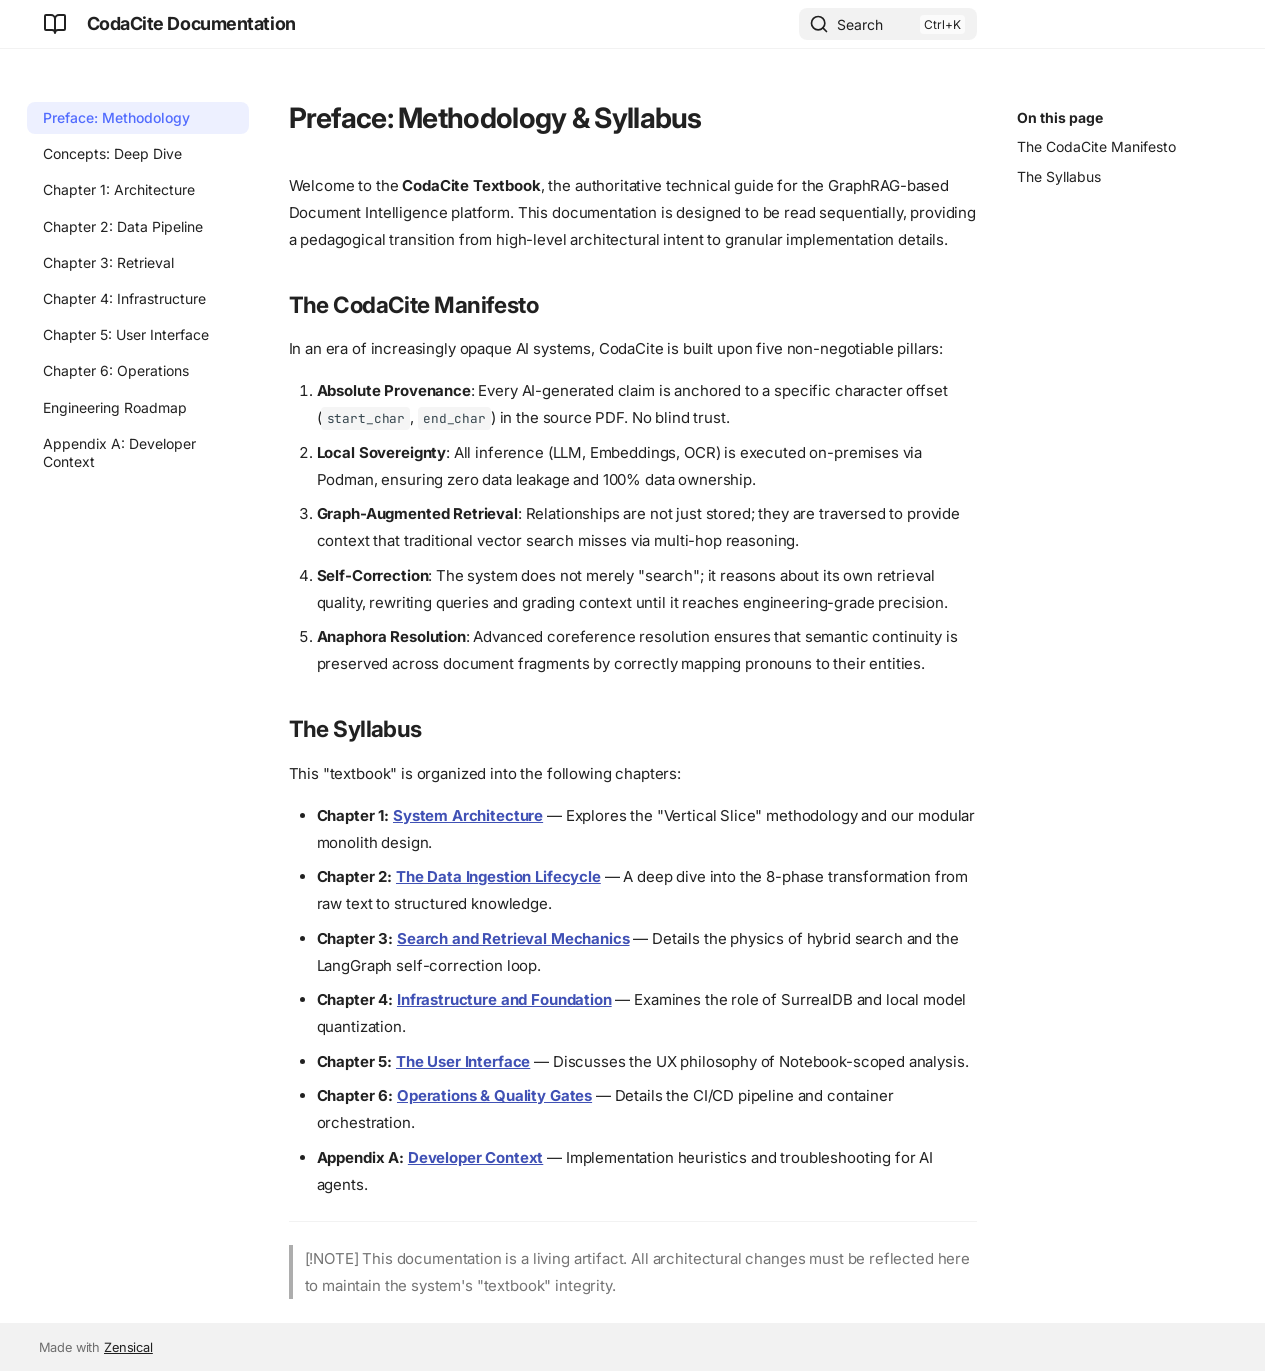
<file: index.html>
<!doctype html>
<html lang="en" class="no-js">
  <head>
    
      <meta charset="utf-8">
      <meta name="viewport" content="width=device-width,initial-scale=1">
      
        <meta name="description" content="GraphRAG-based Document Intelligence and Workflow Automation">
      
      
      
      
      
        <link rel="next" href="./concepts/">
      
      
        
      
      
      <link rel="icon" href="./assets/images/favicon.png">
      <meta name="generator" content="zensical-0.0.34">
    
    
      
        <title>Preface: Methodology & Syllabus - CodaCite Documentation</title>
      
    
    
      
        
      
      <link rel="stylesheet" href="./assets/stylesheets/modern/main.53a7feaf.min.css">
      
      


    
    
      
    
    
      
        
        
        <link rel="preconnect" href="https://fonts.gstatic.com" crossorigin>
        <link rel="stylesheet" href="https://fonts.googleapis.com/css?family=Inter:300,300i,400,400i,500,500i,700,700i%7CJetBrains+Mono:400,400i,700,700i&amp;display=fallback">
        <style>:root{--md-text-font:"Inter";--md-code-font:"JetBrains Mono"}</style>
      
    
    
    <script>__md_scope=new URL(".",location),__md_hash=e=>[...e].reduce(((e,t)=>(e<<5)-e+t.charCodeAt(0)),0),__md_get=(e,t=localStorage,a=__md_scope)=>JSON.parse(t.getItem(a.pathname+"."+e)),__md_set=(e,t,a=localStorage,_=__md_scope)=>{try{a.setItem(_.pathname+"."+e,JSON.stringify(t))}catch(e){}},document.documentElement.setAttribute("data-platform",navigator.platform)</script>
    
      

    
    
  </head>
  
  
    <body dir="ltr">
  
    
    <input class="md-toggle" data-md-toggle="drawer" type="checkbox" id="__drawer" autocomplete="off">
    <input class="md-toggle" data-md-toggle="search" type="checkbox" id="__search" autocomplete="off">
    <label class="md-overlay" for="__drawer" aria-label="Navigation"></label>
    <div data-md-component="skip">
      
        
        <a href="#preface-methodology-syllabus" class="md-skip">
          Skip to content
        </a>
      
    </div>
    <div data-md-component="announce">
      
    </div>
    
    
      

  

<header class="md-header md-header--shadow" data-md-component="header">
  <nav class="md-header__inner md-grid" aria-label="Header">
    <a href="" title="CodaCite Documentation" class="md-header__button md-logo" aria-label="CodaCite Documentation" data-md-component="logo">
      
  
  <svg xmlns="http://www.w3.org/2000/svg" fill="none" stroke="currentColor" stroke-linecap="round" stroke-linejoin="round" stroke-width="2" class="lucide lucide-book-open" viewBox="0 0 24 24"><path d="M12 7v14M3 18a1 1 0 0 1-1-1V4a1 1 0 0 1 1-1h5a4 4 0 0 1 4 4 4 4 0 0 1 4-4h5a1 1 0 0 1 1 1v13a1 1 0 0 1-1 1h-6a3 3 0 0 0-3 3 3 3 0 0 0-3-3z"/></svg>

    </a>
    <label class="md-header__button md-icon" for="__drawer" aria-label="Navigation">
      
      <svg xmlns="http://www.w3.org/2000/svg" fill="none" stroke="currentColor" stroke-linecap="round" stroke-linejoin="round" stroke-width="2" class="lucide lucide-menu" viewBox="0 0 24 24"><path d="M4 5h16M4 12h16M4 19h16"/></svg>
    </label>
    <div class="md-header__title" data-md-component="header-title">
      <div class="md-header__ellipsis">
        <div class="md-header__topic">
          <span class="md-ellipsis">
            CodaCite Documentation
          </span>
        </div>
        <div class="md-header__topic" data-md-component="header-topic">
          <span class="md-ellipsis">
            
              Preface: Methodology &amp; Syllabus
            
          </span>
        </div>
      </div>
    </div>
    
    
      <script>var palette=__md_get("__palette");if(palette&&palette.color){if("(prefers-color-scheme)"===palette.color.media){var media=matchMedia("(prefers-color-scheme: light)"),input=document.querySelector(media.matches?"[data-md-color-media='(prefers-color-scheme: light)']":"[data-md-color-media='(prefers-color-scheme: dark)']");palette.color.media=input.getAttribute("data-md-color-media"),palette.color.scheme=input.getAttribute("data-md-color-scheme"),palette.color.primary=input.getAttribute("data-md-color-primary"),palette.color.accent=input.getAttribute("data-md-color-accent")}for(var[key,value]of Object.entries(palette.color))document.body.setAttribute("data-md-color-"+key,value)}</script>
    
    
    
      
      
        <label class="md-header__button md-icon" for="__search" aria-label="Search">
          
          <svg xmlns="http://www.w3.org/2000/svg" fill="none" stroke="currentColor" stroke-linecap="round" stroke-linejoin="round" stroke-width="2" class="lucide lucide-search" viewBox="0 0 24 24"><path d="m21 21-4.34-4.34"/><circle cx="11" cy="11" r="8"/></svg>
        </label>
        <div class="md-search" data-md-component="search" role="dialog" aria-label="Search">
  <button type="button" class="md-search__button">
    Search
  </button>
</div>
      
    
    <div class="md-header__source">
      
    </div>
  </nav>
  
</header>
    
    <div class="md-container" data-md-component="container">
      
      
        
          
        
      
      <main class="md-main" data-md-component="main">
        <div class="md-main__inner md-grid">
          
            
              
              <div class="md-sidebar md-sidebar--primary" data-md-component="sidebar" data-md-type="navigation" >
                <div class="md-sidebar__scrollwrap">
                  <div class="md-sidebar__inner">
                    



<nav class="md-nav md-nav--primary" aria-label="Navigation" data-md-level="0">
  <label class="md-nav__title" for="__drawer">
    <a href="" title="CodaCite Documentation" class="md-nav__button md-logo" aria-label="CodaCite Documentation" data-md-component="logo">
      
  
  <svg xmlns="http://www.w3.org/2000/svg" fill="none" stroke="currentColor" stroke-linecap="round" stroke-linejoin="round" stroke-width="2" class="lucide lucide-book-open" viewBox="0 0 24 24"><path d="M12 7v14M3 18a1 1 0 0 1-1-1V4a1 1 0 0 1 1-1h5a4 4 0 0 1 4 4 4 4 0 0 1 4-4h5a1 1 0 0 1 1 1v13a1 1 0 0 1-1 1h-6a3 3 0 0 0-3 3 3 3 0 0 0-3-3z"/></svg>

    </a>
    CodaCite Documentation
  </label>
  
  <ul class="md-nav__list" data-md-scrollfix>
    
      
      
  
  
    
  
  
  
    <li class="md-nav__item md-nav__item--active">
      
      
      
      
        
      
      
        <label class="md-nav__link md-nav__link--active" for="__toc">
          
  
  
  <span class="md-ellipsis">
    
  
    Preface: Methodology
  

    
  </span>
  
  

          <span class="md-nav__icon md-icon"></span>
        </label>
      
      <a href="" class="md-nav__link md-nav__link--active">
        
  
  
  <span class="md-ellipsis">
    
  
    Preface: Methodology
  

    
  </span>
  
  

      </a>
      
        


<nav class="md-nav md-nav--secondary" aria-label="On this page">
  
  
  
    
  
  
    <label class="md-nav__title" for="__toc">
      <span class="md-nav__icon md-icon"></span>
      On this page
    </label>
    <ul class="md-nav__list" data-md-component="toc" data-md-scrollfix>
      
        <li class="md-nav__item">
  <a href="#the-codacite-manifesto" class="md-nav__link">
    <span class="md-ellipsis">
      
        The CodaCite Manifesto
      
    </span>
  </a>
  
</li>
      
        <li class="md-nav__item">
  <a href="#the-syllabus" class="md-nav__link">
    <span class="md-ellipsis">
      
        The Syllabus
      
    </span>
  </a>
  
</li>
      
    </ul>
  
</nav>
      
    </li>
  

    
      
      
  
  
  
  
    <li class="md-nav__item">
      <a href="./concepts/" class="md-nav__link">
        
  
  
  <span class="md-ellipsis">
    
  
    Concepts: Deep Dive
  

    
  </span>
  
  

      </a>
    </li>
  

    
      
      
  
  
  
  
    <li class="md-nav__item">
      <a href="./architecture/" class="md-nav__link">
        
  
  
  <span class="md-ellipsis">
    
  
    Chapter 1: Architecture
  

    
  </span>
  
  

      </a>
    </li>
  

    
      
      
  
  
  
  
    <li class="md-nav__item">
      <a href="./data_pipeline/" class="md-nav__link">
        
  
  
  <span class="md-ellipsis">
    
  
    Chapter 2: Data Pipeline
  

    
  </span>
  
  

      </a>
    </li>
  

    
      
      
  
  
  
  
    <li class="md-nav__item">
      <a href="./retrieval/" class="md-nav__link">
        
  
  
  <span class="md-ellipsis">
    
  
    Chapter 3: Retrieval
  

    
  </span>
  
  

      </a>
    </li>
  

    
      
      
  
  
  
  
    <li class="md-nav__item">
      <a href="./infrastructure/" class="md-nav__link">
        
  
  
  <span class="md-ellipsis">
    
  
    Chapter 4: Infrastructure
  

    
  </span>
  
  

      </a>
    </li>
  

    
      
      
  
  
  
  
    <li class="md-nav__item">
      <a href="./ui/" class="md-nav__link">
        
  
  
  <span class="md-ellipsis">
    
  
    Chapter 5: User Interface
  

    
  </span>
  
  

      </a>
    </li>
  

    
      
      
  
  
  
  
    <li class="md-nav__item">
      <a href="./operations/" class="md-nav__link">
        
  
  
  <span class="md-ellipsis">
    
  
    Chapter 6: Operations
  

    
  </span>
  
  

      </a>
    </li>
  

    
      
      
  
  
  
  
    <li class="md-nav__item">
      <a href="./roadmap/" class="md-nav__link">
        
  
  
  <span class="md-ellipsis">
    
  
    Engineering Roadmap
  

    
  </span>
  
  

      </a>
    </li>
  

    
      
      
  
  
  
  
    <li class="md-nav__item">
      <a href="./agent_context/" class="md-nav__link">
        
  
  
  <span class="md-ellipsis">
    
  
    Appendix A: Developer Context
  

    
  </span>
  
  

      </a>
    </li>
  

    
  </ul>
</nav>
                  </div>
                </div>
              </div>
            
            
              
              <div class="md-sidebar md-sidebar--secondary" data-md-component="sidebar" data-md-type="toc" >
                <div class="md-sidebar__scrollwrap">
                  
                    
                    
                    
                      
                    
                    
                      <input class="md-nav__toggle md-toggle" type="checkbox" id="__toc">
                      <div class="md-sidebar-button__wrapper">
                        <label class="md-sidebar-button" for="__toc"></label>
                      </div>
                    
                  
                  <div class="md-sidebar__inner">
                    


<nav class="md-nav md-nav--secondary" aria-label="On this page">
  
  
  
    
  
  
    <label class="md-nav__title" for="__toc">
      <span class="md-nav__icon md-icon"></span>
      On this page
    </label>
    <ul class="md-nav__list" data-md-component="toc" data-md-scrollfix>
      
        <li class="md-nav__item">
  <a href="#the-codacite-manifesto" class="md-nav__link">
    <span class="md-ellipsis">
      
        The CodaCite Manifesto
      
    </span>
  </a>
  
</li>
      
        <li class="md-nav__item">
  <a href="#the-syllabus" class="md-nav__link">
    <span class="md-ellipsis">
      
        The Syllabus
      
    </span>
  </a>
  
</li>
      
    </ul>
  
</nav>
                  </div>
                </div>
              </div>
            
          
          
            <div class="md-content" data-md-component="content">
              
              <article class="md-content__inner md-typeset">
                
                  

<h1 id="preface-methodology-syllabus">Preface: Methodology &amp; Syllabus<a class="headerlink" href="#preface-methodology-syllabus" title="Permanent link">&para;</a></h1>
<p>Welcome to the <strong>CodaCite Textbook</strong>, the authoritative technical guide for the GraphRAG-based Document Intelligence platform. This documentation is designed to be read sequentially, providing a pedagogical transition from high-level architectural intent to granular implementation details.</p>
<h2 id="the-codacite-manifesto">The CodaCite Manifesto<a class="headerlink" href="#the-codacite-manifesto" title="Permanent link">&para;</a></h2>
<p>In an era of increasingly opaque AI systems, CodaCite is built upon five non-negotiable pillars:</p>
<ol>
<li><strong>Absolute Provenance</strong>: Every AI-generated claim is anchored to a specific character offset (<code>start_char</code>, <code>end_char</code>) in the source PDF. No blind trust.</li>
<li><strong>Local Sovereignty</strong>: All inference (LLM, Embeddings, OCR) is executed on-premises via Podman, ensuring zero data leakage and 100% data ownership.</li>
<li><strong>Graph-Augmented Retrieval</strong>: Relationships are not just stored; they are traversed to provide context that traditional vector search misses via multi-hop reasoning.</li>
<li><strong>Self-Correction</strong>: The system does not merely "search"; it reasons about its own retrieval quality, rewriting queries and grading context until it reaches engineering-grade precision.</li>
<li><strong>Anaphora Resolution</strong>: Advanced coreference resolution ensures that semantic continuity is preserved across document fragments by correctly mapping pronouns to their entities.</li>
</ol>
<h2 id="the-syllabus">The Syllabus<a class="headerlink" href="#the-syllabus" title="Permanent link">&para;</a></h2>
<p>This "textbook" is organized into the following chapters:</p>
<ul>
<li><strong>Chapter 1: <a href="architecture/">System Architecture</a></strong> — Explores the "Vertical Slice" methodology and our modular monolith design.</li>
<li><strong>Chapter 2: <a href="data_pipeline/">The Data Ingestion Lifecycle</a></strong> — A deep dive into the 8-phase transformation from raw text to structured knowledge.</li>
<li><strong>Chapter 3: <a href="retrieval/">Search and Retrieval Mechanics</a></strong> — Details the physics of hybrid search and the LangGraph self-correction loop.</li>
<li><strong>Chapter 4: <a href="infrastructure/">Infrastructure and Foundation</a></strong> — Examines the role of SurrealDB and local model quantization.</li>
<li><strong>Chapter 5: <a href="ui/">The User Interface</a></strong> — Discusses the UX philosophy of Notebook-scoped analysis.</li>
<li><strong>Chapter 6: <a href="operations/">Operations &amp; Quality Gates</a></strong> — Details the CI/CD pipeline and container orchestration.</li>
<li><strong>Appendix A: <a href="agent_context/">Developer Context</a></strong> — Implementation heuristics and troubleshooting for AI agents.</li>
</ul>
<hr />
<blockquote>
<p>[!NOTE]
This documentation is a living artifact. All architectural changes must be reflected here to maintain the system's "textbook" integrity.</p>
</blockquote>














                
              </article>
            </div>
          
          
<script>var target=document.getElementById(location.hash.slice(1));target&&target.name&&(target.checked=target.name.startsWith("__tabbed_"))</script>
        </div>
        
      </main>
      
        <footer class="md-footer">
  
  <div class="md-footer-meta md-typeset">
    <div class="md-footer-meta__inner md-grid">
      <div class="md-copyright">
  
  
    Made with
    <a href="https://zensical.org/" target="_blank" rel="noopener">
      Zensical
    </a>
  
</div>
      
    </div>
  </div>
</footer>
      
    </div>
    <div class="md-dialog" data-md-component="dialog">
      <div class="md-dialog__inner md-typeset"></div>
    </div>
    
    
    
      
      
      <script id="__config" type="application/json">{"annotate":null,"base":".","features":[],"search":"./assets/javascripts/workers/search.e2d2d235.min.js","tags":null,"translations":{"clipboard.copied":"Copied to clipboard","clipboard.copy":"Copy to clipboard","search.result.more.one":"1 more on this page","search.result.more.other":"# more on this page","search.result.none":"No matching documents","search.result.one":"1 matching document","search.result.other":"# matching documents","search.result.placeholder":"Type to start searching","search.result.term.missing":"Missing","select.version":"Select version"},"version":null}</script>
    
    
      <script src="./assets/javascripts/bundle.9f55f5b1.min.js"></script>
      
    
  </body>
</html>
</file>
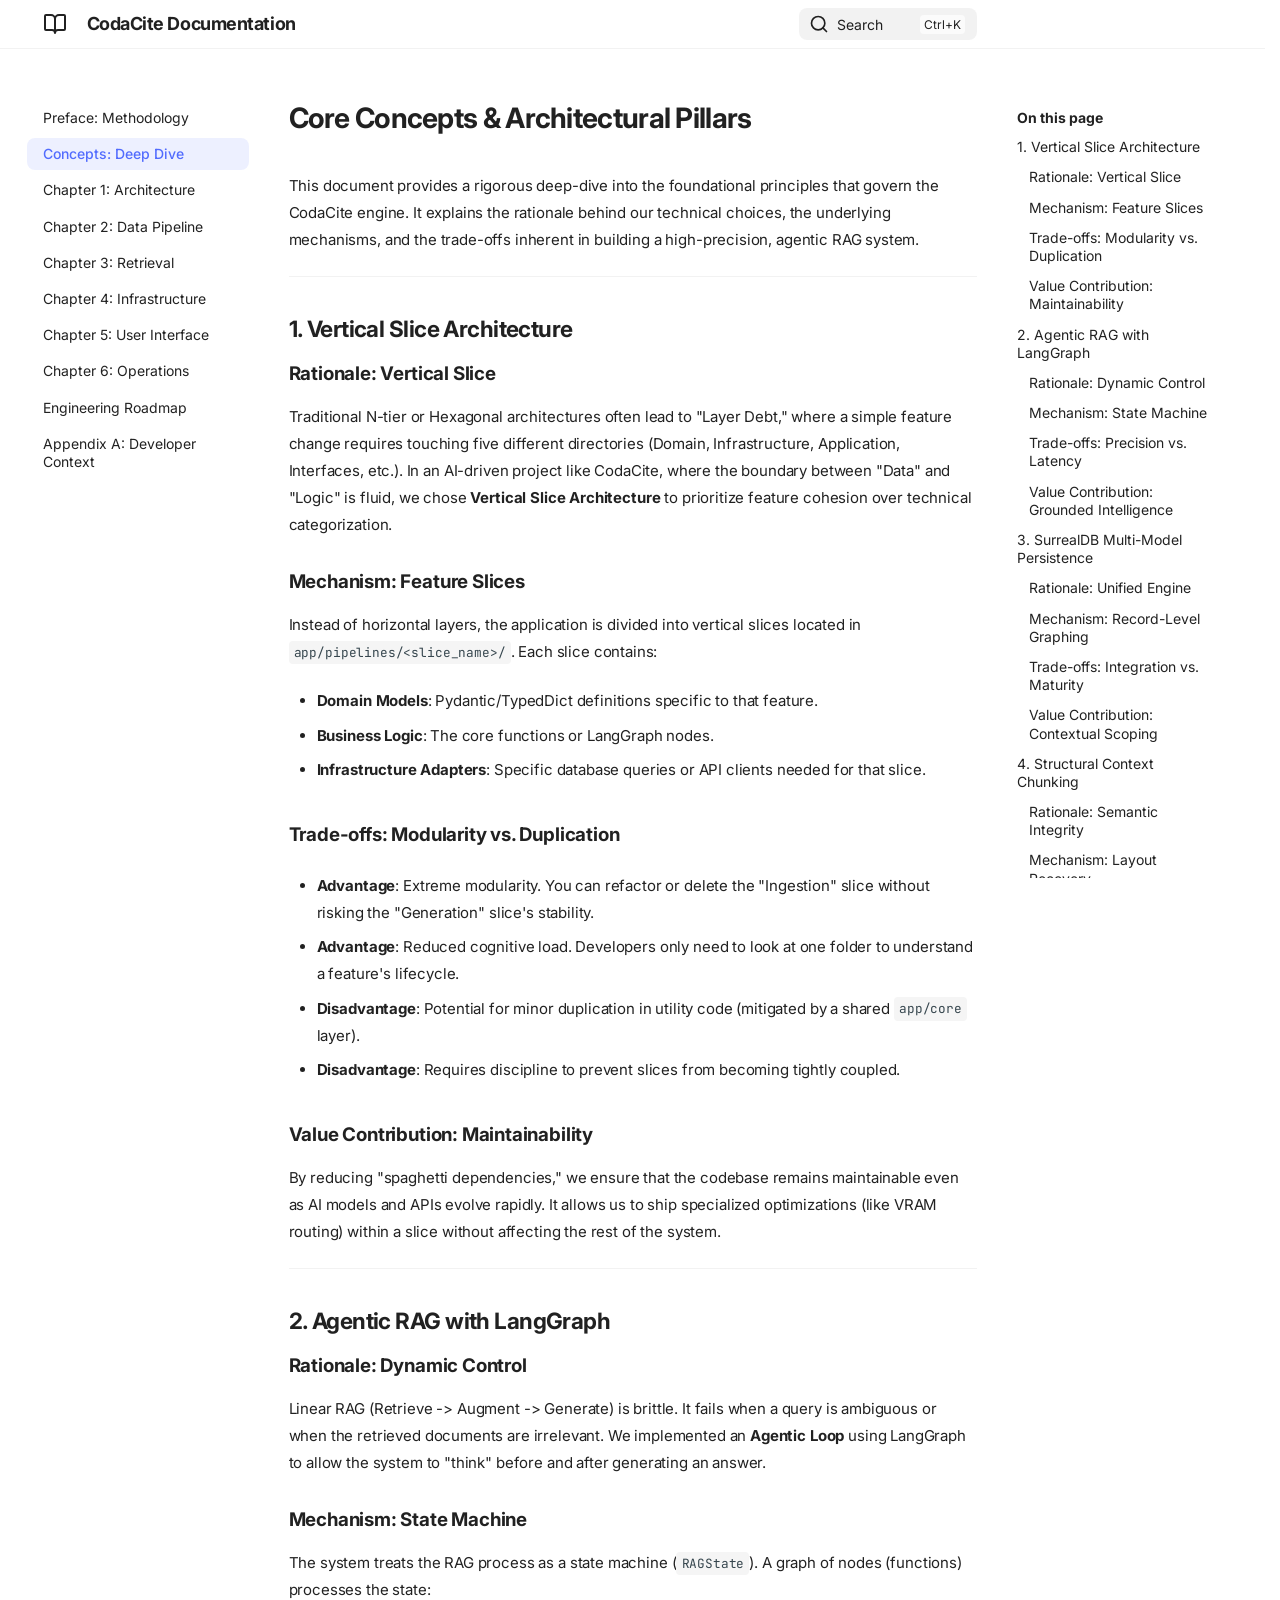
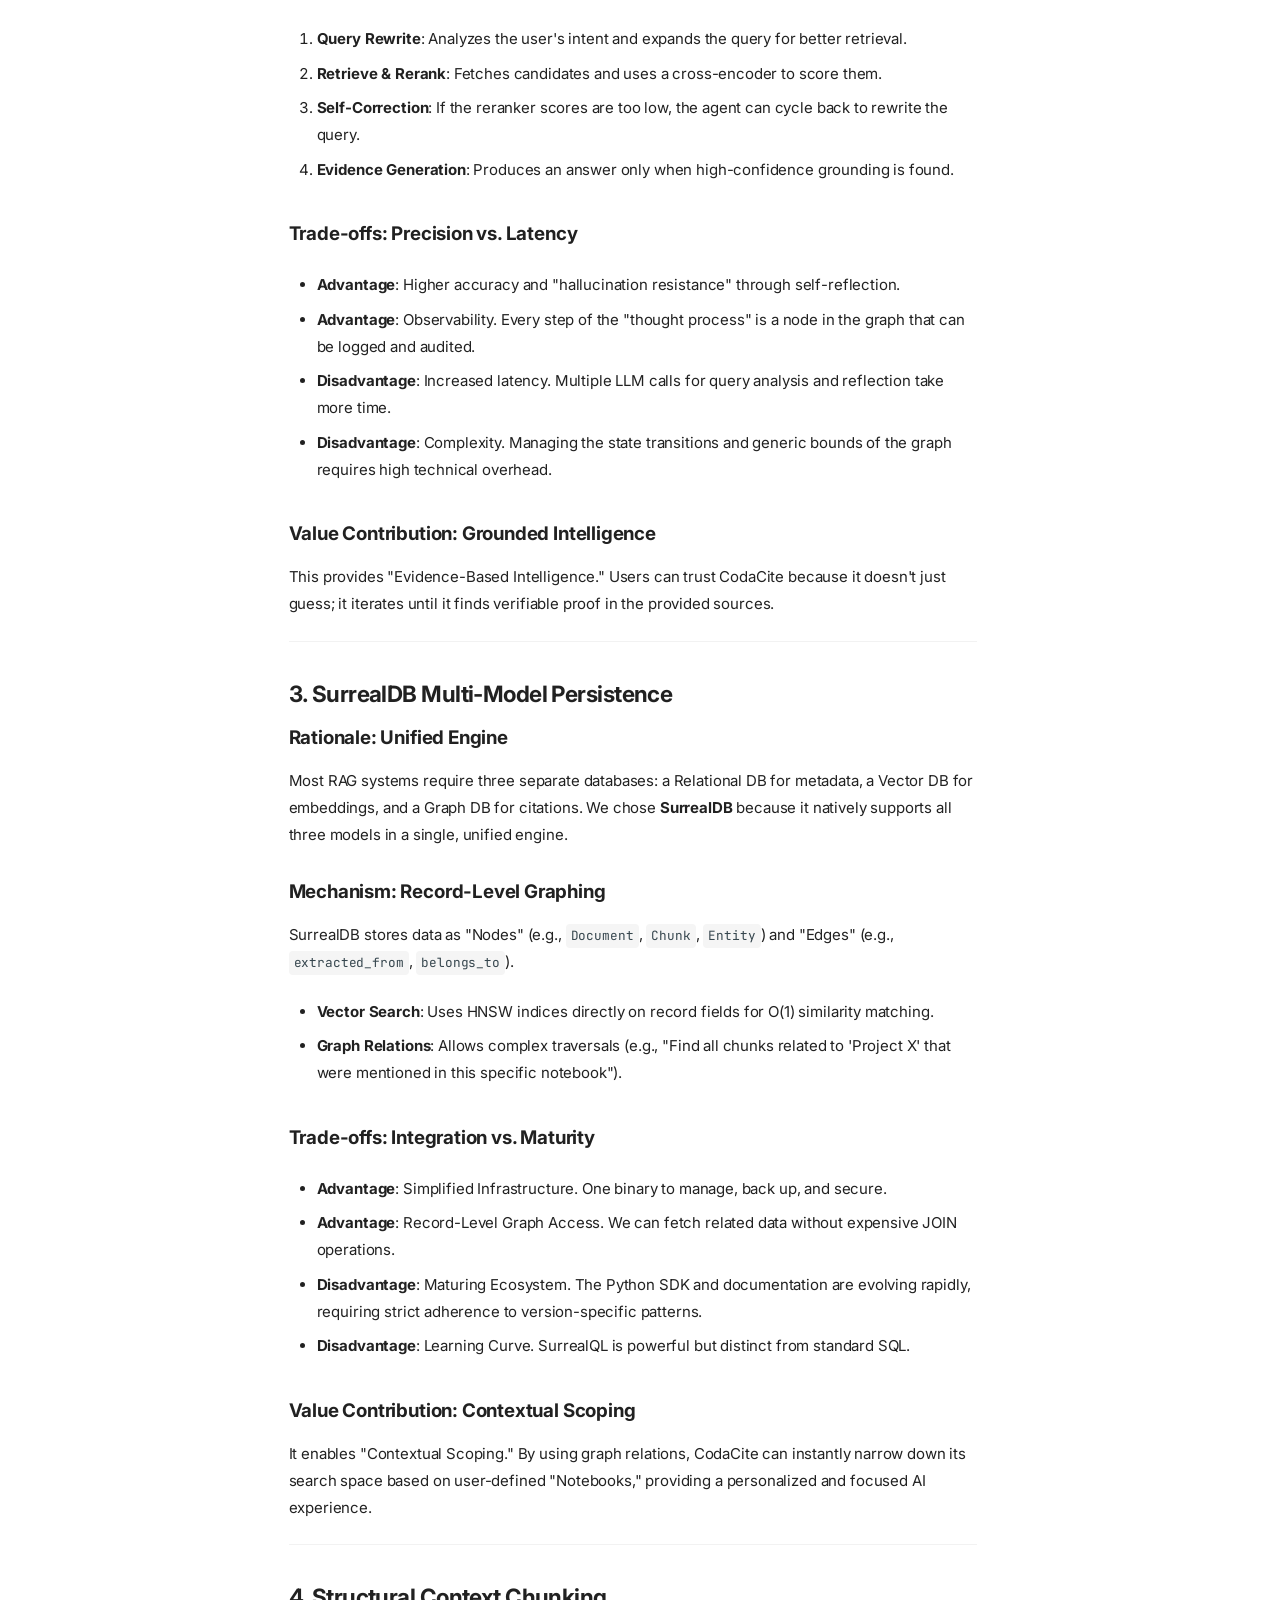
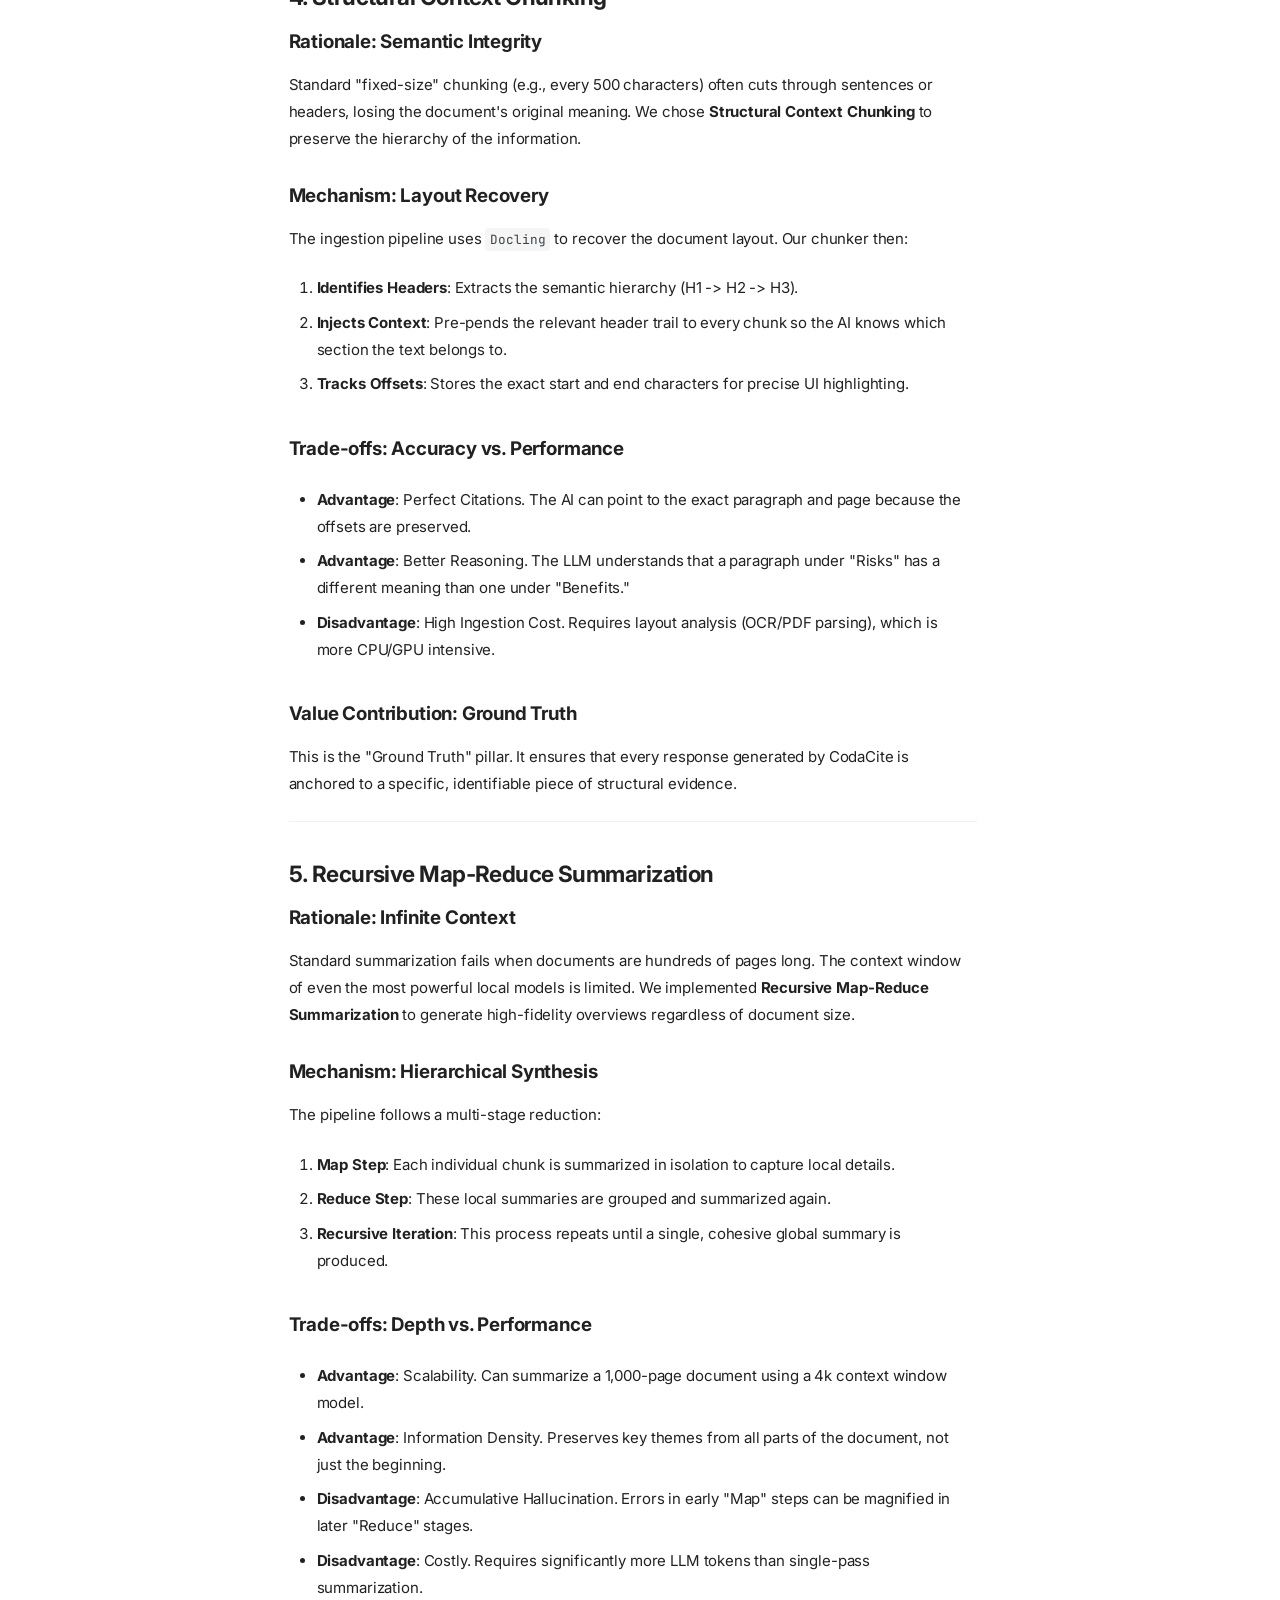
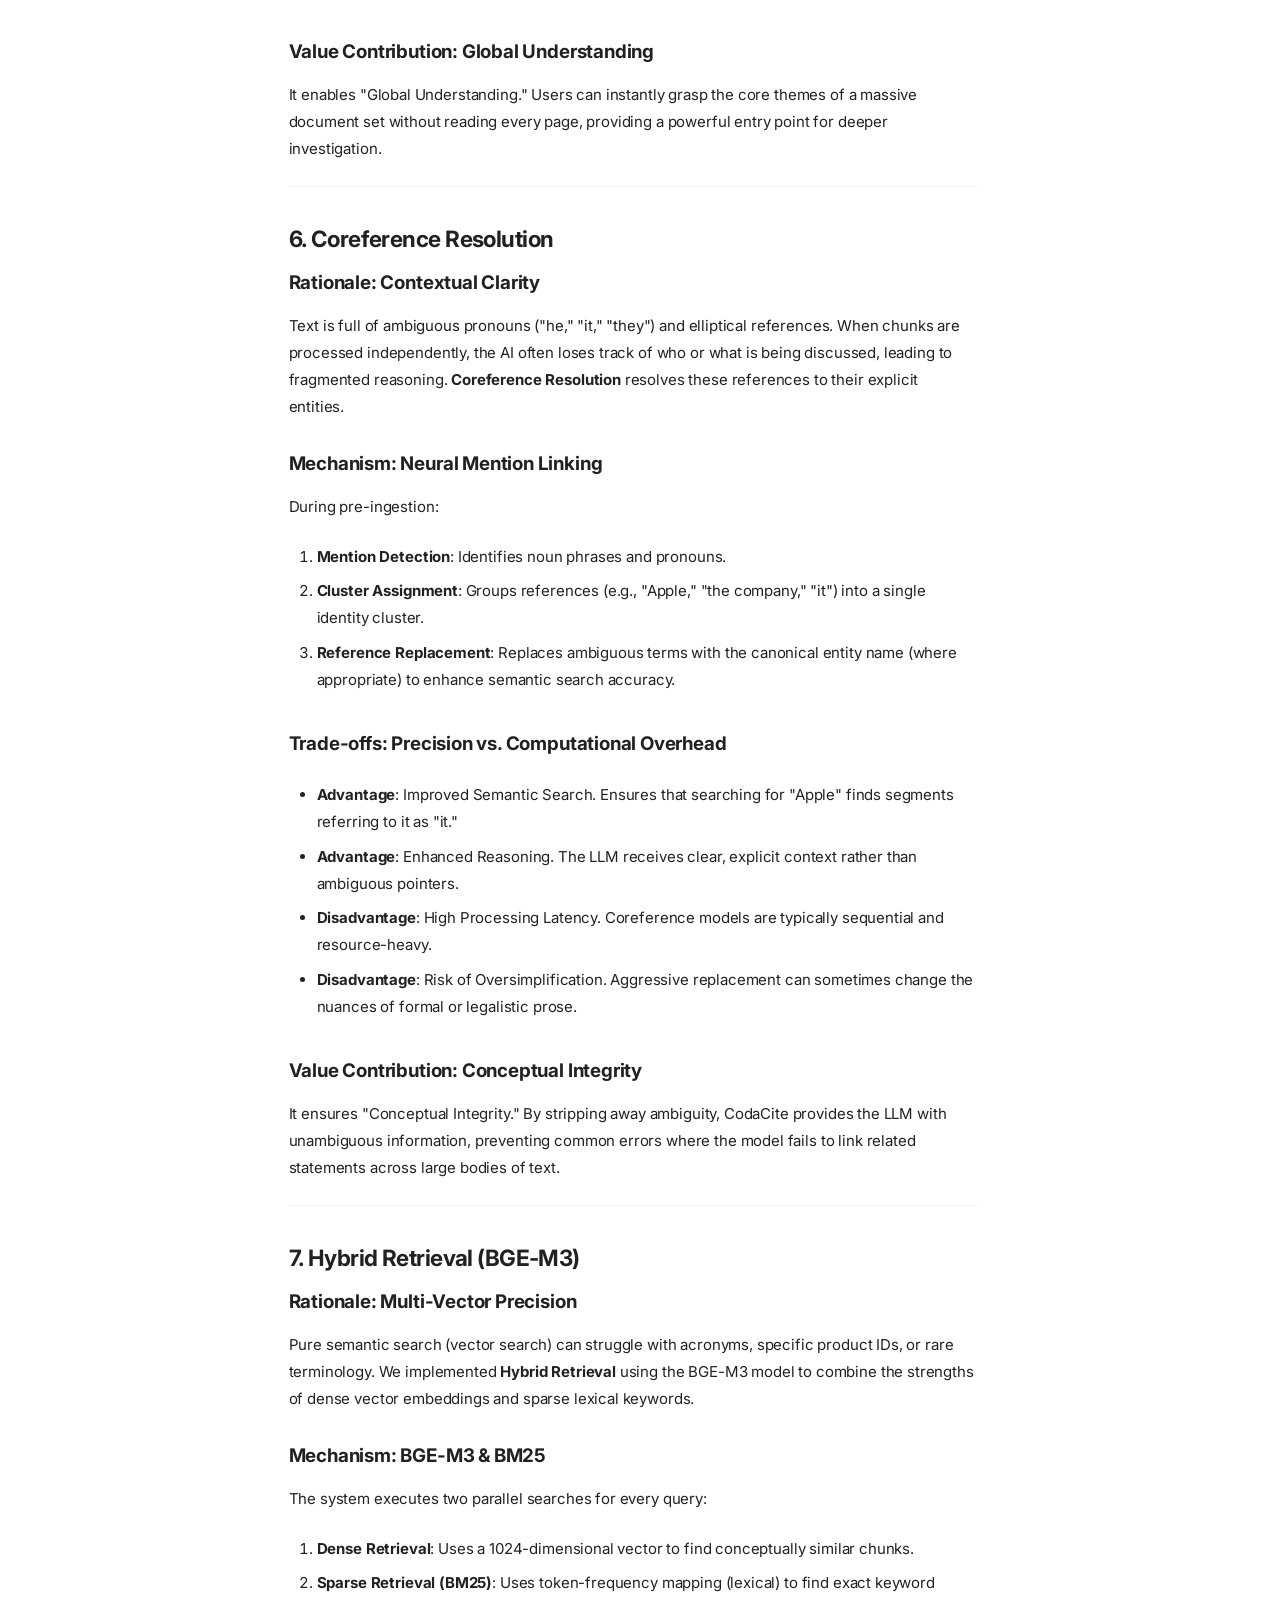
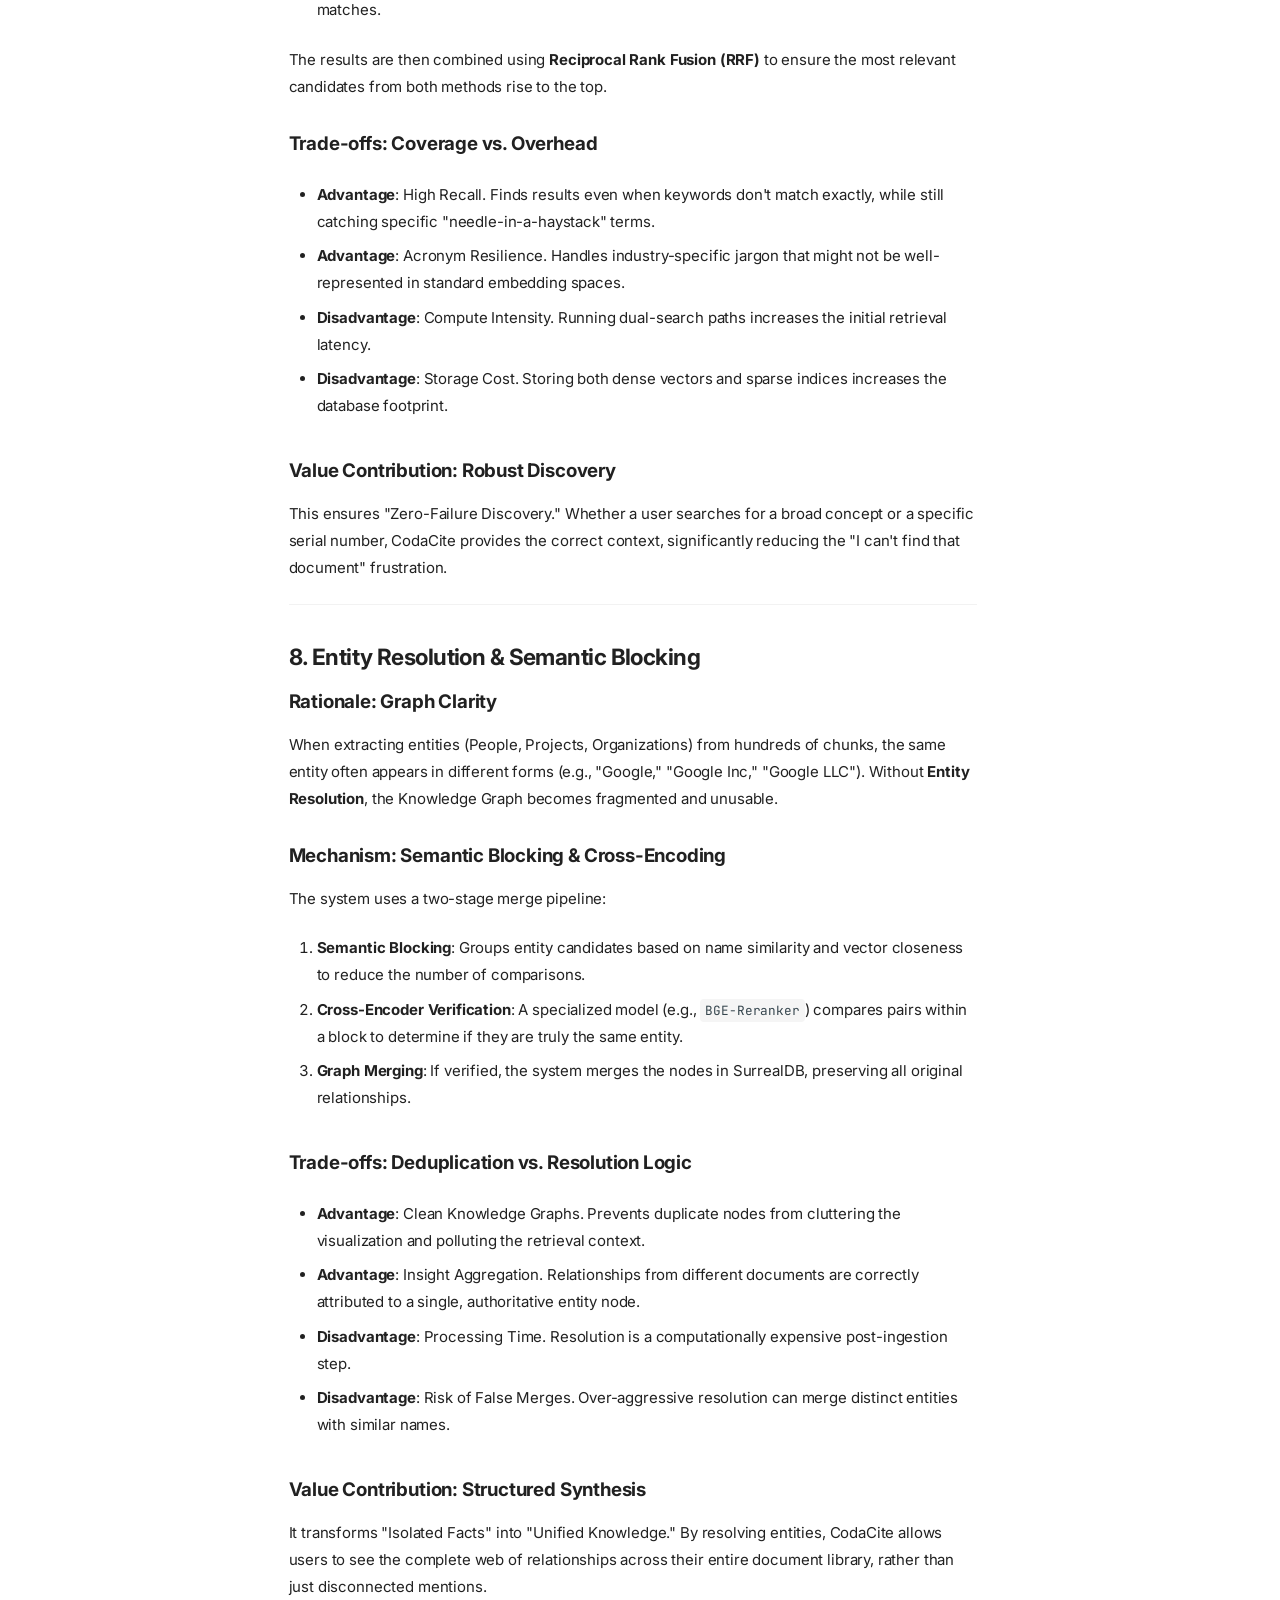
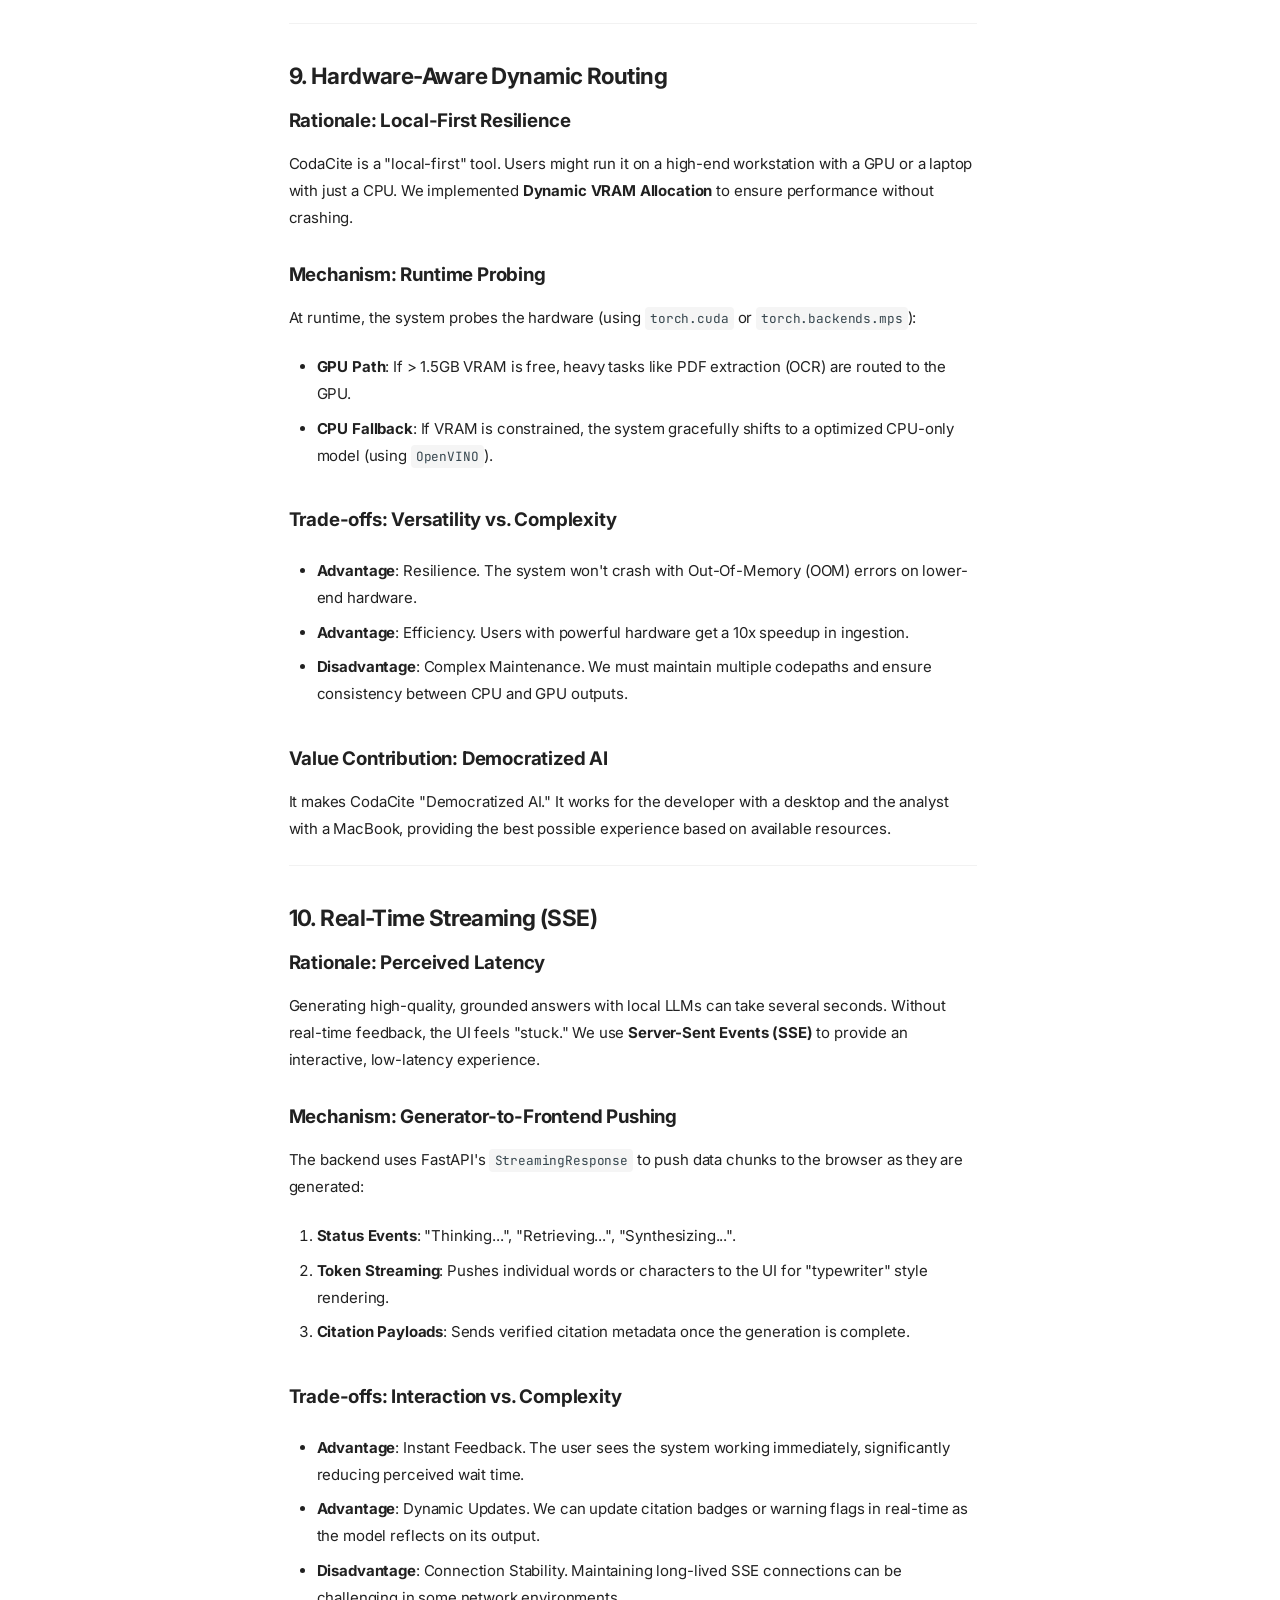
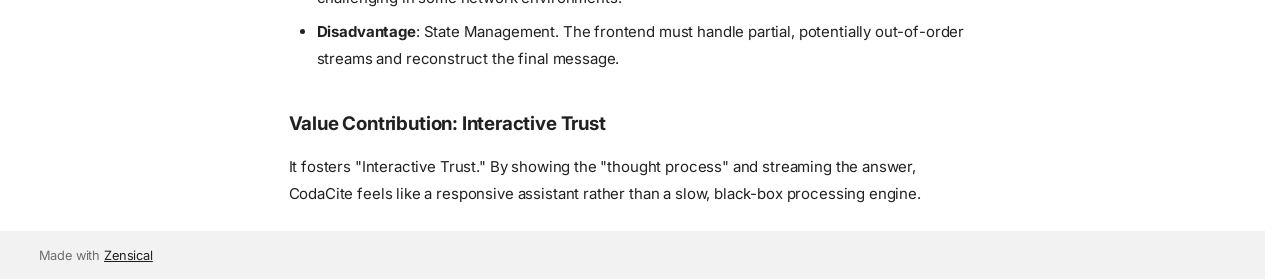
<file: concepts/index.html>
<!doctype html>
<html lang="en" class="no-js">
  <head>
    
      <meta charset="utf-8">
      <meta name="viewport" content="width=device-width,initial-scale=1">
      
        <meta name="description" content="GraphRAG-based Document Intelligence and Workflow Automation">
      
      
      
      
        <link rel="prev" href="./..">
      
      
        <link rel="next" href="../architecture/">
      
      
        
      
      
      <link rel="icon" href="../assets/images/favicon.png">
      <meta name="generator" content="zensical-0.0.34">
    
    
      
        <title>Core Concepts & Architectural Pillars - CodaCite Documentation</title>
      
    
    
      
        
      
      <link rel="stylesheet" href="../assets/stylesheets/modern/main.53a7feaf.min.css">
      
      


    
    
      
    
    
      
        
        
        <link rel="preconnect" href="https://fonts.gstatic.com" crossorigin>
        <link rel="stylesheet" href="https://fonts.googleapis.com/css?family=Inter:300,300i,400,400i,500,500i,700,700i%7CJetBrains+Mono:400,400i,700,700i&amp;display=fallback">
        <style>:root{--md-text-font:"Inter";--md-code-font:"JetBrains Mono"}</style>
      
    
    
    <script>__md_scope=new URL("..",location),__md_hash=e=>[...e].reduce(((e,t)=>(e<<5)-e+t.charCodeAt(0)),0),__md_get=(e,t=localStorage,a=__md_scope)=>JSON.parse(t.getItem(a.pathname+"."+e)),__md_set=(e,t,a=localStorage,_=__md_scope)=>{try{a.setItem(_.pathname+"."+e,JSON.stringify(t))}catch(e){}},document.documentElement.setAttribute("data-platform",navigator.platform)</script>
    
      

    
    
  </head>
  
  
    <body dir="ltr">
  
    
    <input class="md-toggle" data-md-toggle="drawer" type="checkbox" id="__drawer" autocomplete="off">
    <input class="md-toggle" data-md-toggle="search" type="checkbox" id="__search" autocomplete="off">
    <label class="md-overlay" for="__drawer" aria-label="Navigation"></label>
    <div data-md-component="skip">
      
        
        <a href="#core-concepts-architectural-pillars" class="md-skip">
          Skip to content
        </a>
      
    </div>
    <div data-md-component="announce">
      
    </div>
    
    
      

  

<header class="md-header md-header--shadow" data-md-component="header">
  <nav class="md-header__inner md-grid" aria-label="Header">
    <a href="./.." title="CodaCite Documentation" class="md-header__button md-logo" aria-label="CodaCite Documentation" data-md-component="logo">
      
  
  <svg xmlns="http://www.w3.org/2000/svg" fill="none" stroke="currentColor" stroke-linecap="round" stroke-linejoin="round" stroke-width="2" class="lucide lucide-book-open" viewBox="0 0 24 24"><path d="M12 7v14M3 18a1 1 0 0 1-1-1V4a1 1 0 0 1 1-1h5a4 4 0 0 1 4 4 4 4 0 0 1 4-4h5a1 1 0 0 1 1 1v13a1 1 0 0 1-1 1h-6a3 3 0 0 0-3 3 3 3 0 0 0-3-3z"/></svg>

    </a>
    <label class="md-header__button md-icon" for="__drawer" aria-label="Navigation">
      
      <svg xmlns="http://www.w3.org/2000/svg" fill="none" stroke="currentColor" stroke-linecap="round" stroke-linejoin="round" stroke-width="2" class="lucide lucide-menu" viewBox="0 0 24 24"><path d="M4 5h16M4 12h16M4 19h16"/></svg>
    </label>
    <div class="md-header__title" data-md-component="header-title">
      <div class="md-header__ellipsis">
        <div class="md-header__topic">
          <span class="md-ellipsis">
            CodaCite Documentation
          </span>
        </div>
        <div class="md-header__topic" data-md-component="header-topic">
          <span class="md-ellipsis">
            
              Core Concepts &amp; Architectural Pillars
            
          </span>
        </div>
      </div>
    </div>
    
    
      <script>var palette=__md_get("__palette");if(palette&&palette.color){if("(prefers-color-scheme)"===palette.color.media){var media=matchMedia("(prefers-color-scheme: light)"),input=document.querySelector(media.matches?"[data-md-color-media='(prefers-color-scheme: light)']":"[data-md-color-media='(prefers-color-scheme: dark)']");palette.color.media=input.getAttribute("data-md-color-media"),palette.color.scheme=input.getAttribute("data-md-color-scheme"),palette.color.primary=input.getAttribute("data-md-color-primary"),palette.color.accent=input.getAttribute("data-md-color-accent")}for(var[key,value]of Object.entries(palette.color))document.body.setAttribute("data-md-color-"+key,value)}</script>
    
    
    
      
      
        <label class="md-header__button md-icon" for="__search" aria-label="Search">
          
          <svg xmlns="http://www.w3.org/2000/svg" fill="none" stroke="currentColor" stroke-linecap="round" stroke-linejoin="round" stroke-width="2" class="lucide lucide-search" viewBox="0 0 24 24"><path d="m21 21-4.34-4.34"/><circle cx="11" cy="11" r="8"/></svg>
        </label>
        <div class="md-search" data-md-component="search" role="dialog" aria-label="Search">
  <button type="button" class="md-search__button">
    Search
  </button>
</div>
      
    
    <div class="md-header__source">
      
    </div>
  </nav>
  
</header>
    
    <div class="md-container" data-md-component="container">
      
      
        
          
        
      
      <main class="md-main" data-md-component="main">
        <div class="md-main__inner md-grid">
          
            
              
              <div class="md-sidebar md-sidebar--primary" data-md-component="sidebar" data-md-type="navigation" >
                <div class="md-sidebar__scrollwrap">
                  <div class="md-sidebar__inner">
                    



<nav class="md-nav md-nav--primary" aria-label="Navigation" data-md-level="0">
  <label class="md-nav__title" for="__drawer">
    <a href="./.." title="CodaCite Documentation" class="md-nav__button md-logo" aria-label="CodaCite Documentation" data-md-component="logo">
      
  
  <svg xmlns="http://www.w3.org/2000/svg" fill="none" stroke="currentColor" stroke-linecap="round" stroke-linejoin="round" stroke-width="2" class="lucide lucide-book-open" viewBox="0 0 24 24"><path d="M12 7v14M3 18a1 1 0 0 1-1-1V4a1 1 0 0 1 1-1h5a4 4 0 0 1 4 4 4 4 0 0 1 4-4h5a1 1 0 0 1 1 1v13a1 1 0 0 1-1 1h-6a3 3 0 0 0-3 3 3 3 0 0 0-3-3z"/></svg>

    </a>
    CodaCite Documentation
  </label>
  
  <ul class="md-nav__list" data-md-scrollfix>
    
      
      
  
  
  
  
    <li class="md-nav__item">
      <a href="./.." class="md-nav__link">
        
  
  
  <span class="md-ellipsis">
    
  
    Preface: Methodology
  

    
  </span>
  
  

      </a>
    </li>
  

    
      
      
  
  
    
  
  
  
    <li class="md-nav__item md-nav__item--active">
      
      
      
      
        
      
      
        <label class="md-nav__link md-nav__link--active" for="__toc">
          
  
  
  <span class="md-ellipsis">
    
  
    Concepts: Deep Dive
  

    
  </span>
  
  

          <span class="md-nav__icon md-icon"></span>
        </label>
      
      <a href="././" class="md-nav__link md-nav__link--active">
        
  
  
  <span class="md-ellipsis">
    
  
    Concepts: Deep Dive
  

    
  </span>
  
  

      </a>
      
        


<nav class="md-nav md-nav--secondary" aria-label="On this page">
  
  
  
    
  
  
    <label class="md-nav__title" for="__toc">
      <span class="md-nav__icon md-icon"></span>
      On this page
    </label>
    <ul class="md-nav__list" data-md-component="toc" data-md-scrollfix>
      
        <li class="md-nav__item">
  <a href="#1-vertical-slice-architecture" class="md-nav__link">
    <span class="md-ellipsis">
      
        1. Vertical Slice Architecture
      
    </span>
  </a>
  
    <nav class="md-nav" aria-label="1. Vertical Slice Architecture">
      <ul class="md-nav__list">
        
          <li class="md-nav__item">
  <a href="#rationale-vertical-slice" class="md-nav__link">
    <span class="md-ellipsis">
      
        Rationale: Vertical Slice
      
    </span>
  </a>
  
</li>
        
          <li class="md-nav__item">
  <a href="#mechanism-feature-slices" class="md-nav__link">
    <span class="md-ellipsis">
      
        Mechanism: Feature Slices
      
    </span>
  </a>
  
</li>
        
          <li class="md-nav__item">
  <a href="#trade-offs-modularity-vs-duplication" class="md-nav__link">
    <span class="md-ellipsis">
      
        Trade-offs: Modularity vs. Duplication
      
    </span>
  </a>
  
</li>
        
          <li class="md-nav__item">
  <a href="#value-contribution-maintainability" class="md-nav__link">
    <span class="md-ellipsis">
      
        Value Contribution: Maintainability
      
    </span>
  </a>
  
</li>
        
      </ul>
    </nav>
  
</li>
      
        <li class="md-nav__item">
  <a href="#2-agentic-rag-with-langgraph" class="md-nav__link">
    <span class="md-ellipsis">
      
        2. Agentic RAG with LangGraph
      
    </span>
  </a>
  
    <nav class="md-nav" aria-label="2. Agentic RAG with LangGraph">
      <ul class="md-nav__list">
        
          <li class="md-nav__item">
  <a href="#rationale-dynamic-control" class="md-nav__link">
    <span class="md-ellipsis">
      
        Rationale: Dynamic Control
      
    </span>
  </a>
  
</li>
        
          <li class="md-nav__item">
  <a href="#mechanism-state-machine" class="md-nav__link">
    <span class="md-ellipsis">
      
        Mechanism: State Machine
      
    </span>
  </a>
  
</li>
        
          <li class="md-nav__item">
  <a href="#trade-offs-precision-vs-latency" class="md-nav__link">
    <span class="md-ellipsis">
      
        Trade-offs: Precision vs. Latency
      
    </span>
  </a>
  
</li>
        
          <li class="md-nav__item">
  <a href="#value-contribution-grounded-intelligence" class="md-nav__link">
    <span class="md-ellipsis">
      
        Value Contribution: Grounded Intelligence
      
    </span>
  </a>
  
</li>
        
      </ul>
    </nav>
  
</li>
      
        <li class="md-nav__item">
  <a href="#3-surrealdb-multi-model-persistence" class="md-nav__link">
    <span class="md-ellipsis">
      
        3. SurrealDB Multi-Model Persistence
      
    </span>
  </a>
  
    <nav class="md-nav" aria-label="3. SurrealDB Multi-Model Persistence">
      <ul class="md-nav__list">
        
          <li class="md-nav__item">
  <a href="#rationale-unified-engine" class="md-nav__link">
    <span class="md-ellipsis">
      
        Rationale: Unified Engine
      
    </span>
  </a>
  
</li>
        
          <li class="md-nav__item">
  <a href="#mechanism-record-level-graphing" class="md-nav__link">
    <span class="md-ellipsis">
      
        Mechanism: Record-Level Graphing
      
    </span>
  </a>
  
</li>
        
          <li class="md-nav__item">
  <a href="#trade-offs-integration-vs-maturity" class="md-nav__link">
    <span class="md-ellipsis">
      
        Trade-offs: Integration vs. Maturity
      
    </span>
  </a>
  
</li>
        
          <li class="md-nav__item">
  <a href="#value-contribution-contextual-scoping" class="md-nav__link">
    <span class="md-ellipsis">
      
        Value Contribution: Contextual Scoping
      
    </span>
  </a>
  
</li>
        
      </ul>
    </nav>
  
</li>
      
        <li class="md-nav__item">
  <a href="#4-structural-context-chunking" class="md-nav__link">
    <span class="md-ellipsis">
      
        4. Structural Context Chunking
      
    </span>
  </a>
  
    <nav class="md-nav" aria-label="4. Structural Context Chunking">
      <ul class="md-nav__list">
        
          <li class="md-nav__item">
  <a href="#rationale-semantic-integrity" class="md-nav__link">
    <span class="md-ellipsis">
      
        Rationale: Semantic Integrity
      
    </span>
  </a>
  
</li>
        
          <li class="md-nav__item">
  <a href="#mechanism-layout-recovery" class="md-nav__link">
    <span class="md-ellipsis">
      
        Mechanism: Layout Recovery
      
    </span>
  </a>
  
</li>
        
          <li class="md-nav__item">
  <a href="#trade-offs-accuracy-vs-performance" class="md-nav__link">
    <span class="md-ellipsis">
      
        Trade-offs: Accuracy vs. Performance
      
    </span>
  </a>
  
</li>
        
          <li class="md-nav__item">
  <a href="#value-contribution-ground-truth" class="md-nav__link">
    <span class="md-ellipsis">
      
        Value Contribution: Ground Truth
      
    </span>
  </a>
  
</li>
        
      </ul>
    </nav>
  
</li>
      
        <li class="md-nav__item">
  <a href="#5-recursive-map-reduce-summarization" class="md-nav__link">
    <span class="md-ellipsis">
      
        5. Recursive Map-Reduce Summarization
      
    </span>
  </a>
  
    <nav class="md-nav" aria-label="5. Recursive Map-Reduce Summarization">
      <ul class="md-nav__list">
        
          <li class="md-nav__item">
  <a href="#rationale-infinite-context" class="md-nav__link">
    <span class="md-ellipsis">
      
        Rationale: Infinite Context
      
    </span>
  </a>
  
</li>
        
          <li class="md-nav__item">
  <a href="#mechanism-hierarchical-synthesis" class="md-nav__link">
    <span class="md-ellipsis">
      
        Mechanism: Hierarchical Synthesis
      
    </span>
  </a>
  
</li>
        
          <li class="md-nav__item">
  <a href="#trade-offs-depth-vs-performance" class="md-nav__link">
    <span class="md-ellipsis">
      
        Trade-offs: Depth vs. Performance
      
    </span>
  </a>
  
</li>
        
          <li class="md-nav__item">
  <a href="#value-contribution-global-understanding" class="md-nav__link">
    <span class="md-ellipsis">
      
        Value Contribution: Global Understanding
      
    </span>
  </a>
  
</li>
        
      </ul>
    </nav>
  
</li>
      
        <li class="md-nav__item">
  <a href="#6-coreference-resolution" class="md-nav__link">
    <span class="md-ellipsis">
      
        6. Coreference Resolution
      
    </span>
  </a>
  
    <nav class="md-nav" aria-label="6. Coreference Resolution">
      <ul class="md-nav__list">
        
          <li class="md-nav__item">
  <a href="#rationale-contextual-clarity" class="md-nav__link">
    <span class="md-ellipsis">
      
        Rationale: Contextual Clarity
      
    </span>
  </a>
  
</li>
        
          <li class="md-nav__item">
  <a href="#mechanism-neural-mention-linking" class="md-nav__link">
    <span class="md-ellipsis">
      
        Mechanism: Neural Mention Linking
      
    </span>
  </a>
  
</li>
        
          <li class="md-nav__item">
  <a href="#trade-offs-precision-vs-computational-overhead" class="md-nav__link">
    <span class="md-ellipsis">
      
        Trade-offs: Precision vs. Computational Overhead
      
    </span>
  </a>
  
</li>
        
          <li class="md-nav__item">
  <a href="#value-contribution-conceptual-integrity" class="md-nav__link">
    <span class="md-ellipsis">
      
        Value Contribution: Conceptual Integrity
      
    </span>
  </a>
  
</li>
        
      </ul>
    </nav>
  
</li>
      
        <li class="md-nav__item">
  <a href="#7-hybrid-retrieval-bge-m3" class="md-nav__link">
    <span class="md-ellipsis">
      
        7. Hybrid Retrieval (BGE-M3)
      
    </span>
  </a>
  
    <nav class="md-nav" aria-label="7. Hybrid Retrieval (BGE-M3)">
      <ul class="md-nav__list">
        
          <li class="md-nav__item">
  <a href="#rationale-multi-vector-precision" class="md-nav__link">
    <span class="md-ellipsis">
      
        Rationale: Multi-Vector Precision
      
    </span>
  </a>
  
</li>
        
          <li class="md-nav__item">
  <a href="#mechanism-bge-m3-bm25" class="md-nav__link">
    <span class="md-ellipsis">
      
        Mechanism: BGE-M3 &amp; BM25
      
    </span>
  </a>
  
</li>
        
          <li class="md-nav__item">
  <a href="#trade-offs-coverage-vs-overhead" class="md-nav__link">
    <span class="md-ellipsis">
      
        Trade-offs: Coverage vs. Overhead
      
    </span>
  </a>
  
</li>
        
          <li class="md-nav__item">
  <a href="#value-contribution-robust-discovery" class="md-nav__link">
    <span class="md-ellipsis">
      
        Value Contribution: Robust Discovery
      
    </span>
  </a>
  
</li>
        
      </ul>
    </nav>
  
</li>
      
        <li class="md-nav__item">
  <a href="#8-entity-resolution-semantic-blocking" class="md-nav__link">
    <span class="md-ellipsis">
      
        8. Entity Resolution &amp; Semantic Blocking
      
    </span>
  </a>
  
    <nav class="md-nav" aria-label="8. Entity Resolution &amp; Semantic Blocking">
      <ul class="md-nav__list">
        
          <li class="md-nav__item">
  <a href="#rationale-graph-clarity" class="md-nav__link">
    <span class="md-ellipsis">
      
        Rationale: Graph Clarity
      
    </span>
  </a>
  
</li>
        
          <li class="md-nav__item">
  <a href="#mechanism-semantic-blocking-cross-encoding" class="md-nav__link">
    <span class="md-ellipsis">
      
        Mechanism: Semantic Blocking &amp; Cross-Encoding
      
    </span>
  </a>
  
</li>
        
          <li class="md-nav__item">
  <a href="#trade-offs-deduplication-vs-resolution-logic" class="md-nav__link">
    <span class="md-ellipsis">
      
        Trade-offs: Deduplication vs. Resolution Logic
      
    </span>
  </a>
  
</li>
        
          <li class="md-nav__item">
  <a href="#value-contribution-structured-synthesis" class="md-nav__link">
    <span class="md-ellipsis">
      
        Value Contribution: Structured Synthesis
      
    </span>
  </a>
  
</li>
        
      </ul>
    </nav>
  
</li>
      
        <li class="md-nav__item">
  <a href="#9-hardware-aware-dynamic-routing" class="md-nav__link">
    <span class="md-ellipsis">
      
        9. Hardware-Aware Dynamic Routing
      
    </span>
  </a>
  
    <nav class="md-nav" aria-label="9. Hardware-Aware Dynamic Routing">
      <ul class="md-nav__list">
        
          <li class="md-nav__item">
  <a href="#rationale-local-first-resilience" class="md-nav__link">
    <span class="md-ellipsis">
      
        Rationale: Local-First Resilience
      
    </span>
  </a>
  
</li>
        
          <li class="md-nav__item">
  <a href="#mechanism-runtime-probing" class="md-nav__link">
    <span class="md-ellipsis">
      
        Mechanism: Runtime Probing
      
    </span>
  </a>
  
</li>
        
          <li class="md-nav__item">
  <a href="#trade-offs-versatility-vs-complexity" class="md-nav__link">
    <span class="md-ellipsis">
      
        Trade-offs: Versatility vs. Complexity
      
    </span>
  </a>
  
</li>
        
          <li class="md-nav__item">
  <a href="#value-contribution-democratized-ai" class="md-nav__link">
    <span class="md-ellipsis">
      
        Value Contribution: Democratized AI
      
    </span>
  </a>
  
</li>
        
      </ul>
    </nav>
  
</li>
      
        <li class="md-nav__item">
  <a href="#10-real-time-streaming-sse" class="md-nav__link">
    <span class="md-ellipsis">
      
        10. Real-Time Streaming (SSE)
      
    </span>
  </a>
  
    <nav class="md-nav" aria-label="10. Real-Time Streaming (SSE)">
      <ul class="md-nav__list">
        
          <li class="md-nav__item">
  <a href="#rationale-perceived-latency" class="md-nav__link">
    <span class="md-ellipsis">
      
        Rationale: Perceived Latency
      
    </span>
  </a>
  
</li>
        
          <li class="md-nav__item">
  <a href="#mechanism-generator-to-frontend-pushing" class="md-nav__link">
    <span class="md-ellipsis">
      
        Mechanism: Generator-to-Frontend Pushing
      
    </span>
  </a>
  
</li>
        
          <li class="md-nav__item">
  <a href="#trade-offs-interaction-vs-complexity" class="md-nav__link">
    <span class="md-ellipsis">
      
        Trade-offs: Interaction vs. Complexity
      
    </span>
  </a>
  
</li>
        
          <li class="md-nav__item">
  <a href="#value-contribution-interactive-trust" class="md-nav__link">
    <span class="md-ellipsis">
      
        Value Contribution: Interactive Trust
      
    </span>
  </a>
  
</li>
        
      </ul>
    </nav>
  
</li>
      
    </ul>
  
</nav>
      
    </li>
  

    
      
      
  
  
  
  
    <li class="md-nav__item">
      <a href="../architecture/" class="md-nav__link">
        
  
  
  <span class="md-ellipsis">
    
  
    Chapter 1: Architecture
  

    
  </span>
  
  

      </a>
    </li>
  

    
      
      
  
  
  
  
    <li class="md-nav__item">
      <a href="../data_pipeline/" class="md-nav__link">
        
  
  
  <span class="md-ellipsis">
    
  
    Chapter 2: Data Pipeline
  

    
  </span>
  
  

      </a>
    </li>
  

    
      
      
  
  
  
  
    <li class="md-nav__item">
      <a href="../retrieval/" class="md-nav__link">
        
  
  
  <span class="md-ellipsis">
    
  
    Chapter 3: Retrieval
  

    
  </span>
  
  

      </a>
    </li>
  

    
      
      
  
  
  
  
    <li class="md-nav__item">
      <a href="../infrastructure/" class="md-nav__link">
        
  
  
  <span class="md-ellipsis">
    
  
    Chapter 4: Infrastructure
  

    
  </span>
  
  

      </a>
    </li>
  

    
      
      
  
  
  
  
    <li class="md-nav__item">
      <a href="../ui/" class="md-nav__link">
        
  
  
  <span class="md-ellipsis">
    
  
    Chapter 5: User Interface
  

    
  </span>
  
  

      </a>
    </li>
  

    
      
      
  
  
  
  
    <li class="md-nav__item">
      <a href="../operations/" class="md-nav__link">
        
  
  
  <span class="md-ellipsis">
    
  
    Chapter 6: Operations
  

    
  </span>
  
  

      </a>
    </li>
  

    
      
      
  
  
  
  
    <li class="md-nav__item">
      <a href="../roadmap/" class="md-nav__link">
        
  
  
  <span class="md-ellipsis">
    
  
    Engineering Roadmap
  

    
  </span>
  
  

      </a>
    </li>
  

    
      
      
  
  
  
  
    <li class="md-nav__item">
      <a href="../agent_context/" class="md-nav__link">
        
  
  
  <span class="md-ellipsis">
    
  
    Appendix A: Developer Context
  

    
  </span>
  
  

      </a>
    </li>
  

    
  </ul>
</nav>
                  </div>
                </div>
              </div>
            
            
              
              <div class="md-sidebar md-sidebar--secondary" data-md-component="sidebar" data-md-type="toc" >
                <div class="md-sidebar__scrollwrap">
                  
                    
                    
                    
                      
                    
                    
                      <input class="md-nav__toggle md-toggle" type="checkbox" id="__toc">
                      <div class="md-sidebar-button__wrapper">
                        <label class="md-sidebar-button" for="__toc"></label>
                      </div>
                    
                  
                  <div class="md-sidebar__inner">
                    


<nav class="md-nav md-nav--secondary" aria-label="On this page">
  
  
  
    
  
  
    <label class="md-nav__title" for="__toc">
      <span class="md-nav__icon md-icon"></span>
      On this page
    </label>
    <ul class="md-nav__list" data-md-component="toc" data-md-scrollfix>
      
        <li class="md-nav__item">
  <a href="#1-vertical-slice-architecture" class="md-nav__link">
    <span class="md-ellipsis">
      
        1. Vertical Slice Architecture
      
    </span>
  </a>
  
    <nav class="md-nav" aria-label="1. Vertical Slice Architecture">
      <ul class="md-nav__list">
        
          <li class="md-nav__item">
  <a href="#rationale-vertical-slice" class="md-nav__link">
    <span class="md-ellipsis">
      
        Rationale: Vertical Slice
      
    </span>
  </a>
  
</li>
        
          <li class="md-nav__item">
  <a href="#mechanism-feature-slices" class="md-nav__link">
    <span class="md-ellipsis">
      
        Mechanism: Feature Slices
      
    </span>
  </a>
  
</li>
        
          <li class="md-nav__item">
  <a href="#trade-offs-modularity-vs-duplication" class="md-nav__link">
    <span class="md-ellipsis">
      
        Trade-offs: Modularity vs. Duplication
      
    </span>
  </a>
  
</li>
        
          <li class="md-nav__item">
  <a href="#value-contribution-maintainability" class="md-nav__link">
    <span class="md-ellipsis">
      
        Value Contribution: Maintainability
      
    </span>
  </a>
  
</li>
        
      </ul>
    </nav>
  
</li>
      
        <li class="md-nav__item">
  <a href="#2-agentic-rag-with-langgraph" class="md-nav__link">
    <span class="md-ellipsis">
      
        2. Agentic RAG with LangGraph
      
    </span>
  </a>
  
    <nav class="md-nav" aria-label="2. Agentic RAG with LangGraph">
      <ul class="md-nav__list">
        
          <li class="md-nav__item">
  <a href="#rationale-dynamic-control" class="md-nav__link">
    <span class="md-ellipsis">
      
        Rationale: Dynamic Control
      
    </span>
  </a>
  
</li>
        
          <li class="md-nav__item">
  <a href="#mechanism-state-machine" class="md-nav__link">
    <span class="md-ellipsis">
      
        Mechanism: State Machine
      
    </span>
  </a>
  
</li>
        
          <li class="md-nav__item">
  <a href="#trade-offs-precision-vs-latency" class="md-nav__link">
    <span class="md-ellipsis">
      
        Trade-offs: Precision vs. Latency
      
    </span>
  </a>
  
</li>
        
          <li class="md-nav__item">
  <a href="#value-contribution-grounded-intelligence" class="md-nav__link">
    <span class="md-ellipsis">
      
        Value Contribution: Grounded Intelligence
      
    </span>
  </a>
  
</li>
        
      </ul>
    </nav>
  
</li>
      
        <li class="md-nav__item">
  <a href="#3-surrealdb-multi-model-persistence" class="md-nav__link">
    <span class="md-ellipsis">
      
        3. SurrealDB Multi-Model Persistence
      
    </span>
  </a>
  
    <nav class="md-nav" aria-label="3. SurrealDB Multi-Model Persistence">
      <ul class="md-nav__list">
        
          <li class="md-nav__item">
  <a href="#rationale-unified-engine" class="md-nav__link">
    <span class="md-ellipsis">
      
        Rationale: Unified Engine
      
    </span>
  </a>
  
</li>
        
          <li class="md-nav__item">
  <a href="#mechanism-record-level-graphing" class="md-nav__link">
    <span class="md-ellipsis">
      
        Mechanism: Record-Level Graphing
      
    </span>
  </a>
  
</li>
        
          <li class="md-nav__item">
  <a href="#trade-offs-integration-vs-maturity" class="md-nav__link">
    <span class="md-ellipsis">
      
        Trade-offs: Integration vs. Maturity
      
    </span>
  </a>
  
</li>
        
          <li class="md-nav__item">
  <a href="#value-contribution-contextual-scoping" class="md-nav__link">
    <span class="md-ellipsis">
      
        Value Contribution: Contextual Scoping
      
    </span>
  </a>
  
</li>
        
      </ul>
    </nav>
  
</li>
      
        <li class="md-nav__item">
  <a href="#4-structural-context-chunking" class="md-nav__link">
    <span class="md-ellipsis">
      
        4. Structural Context Chunking
      
    </span>
  </a>
  
    <nav class="md-nav" aria-label="4. Structural Context Chunking">
      <ul class="md-nav__list">
        
          <li class="md-nav__item">
  <a href="#rationale-semantic-integrity" class="md-nav__link">
    <span class="md-ellipsis">
      
        Rationale: Semantic Integrity
      
    </span>
  </a>
  
</li>
        
          <li class="md-nav__item">
  <a href="#mechanism-layout-recovery" class="md-nav__link">
    <span class="md-ellipsis">
      
        Mechanism: Layout Recovery
      
    </span>
  </a>
  
</li>
        
          <li class="md-nav__item">
  <a href="#trade-offs-accuracy-vs-performance" class="md-nav__link">
    <span class="md-ellipsis">
      
        Trade-offs: Accuracy vs. Performance
      
    </span>
  </a>
  
</li>
        
          <li class="md-nav__item">
  <a href="#value-contribution-ground-truth" class="md-nav__link">
    <span class="md-ellipsis">
      
        Value Contribution: Ground Truth
      
    </span>
  </a>
  
</li>
        
      </ul>
    </nav>
  
</li>
      
        <li class="md-nav__item">
  <a href="#5-recursive-map-reduce-summarization" class="md-nav__link">
    <span class="md-ellipsis">
      
        5. Recursive Map-Reduce Summarization
      
    </span>
  </a>
  
    <nav class="md-nav" aria-label="5. Recursive Map-Reduce Summarization">
      <ul class="md-nav__list">
        
          <li class="md-nav__item">
  <a href="#rationale-infinite-context" class="md-nav__link">
    <span class="md-ellipsis">
      
        Rationale: Infinite Context
      
    </span>
  </a>
  
</li>
        
          <li class="md-nav__item">
  <a href="#mechanism-hierarchical-synthesis" class="md-nav__link">
    <span class="md-ellipsis">
      
        Mechanism: Hierarchical Synthesis
      
    </span>
  </a>
  
</li>
        
          <li class="md-nav__item">
  <a href="#trade-offs-depth-vs-performance" class="md-nav__link">
    <span class="md-ellipsis">
      
        Trade-offs: Depth vs. Performance
      
    </span>
  </a>
  
</li>
        
          <li class="md-nav__item">
  <a href="#value-contribution-global-understanding" class="md-nav__link">
    <span class="md-ellipsis">
      
        Value Contribution: Global Understanding
      
    </span>
  </a>
  
</li>
        
      </ul>
    </nav>
  
</li>
      
        <li class="md-nav__item">
  <a href="#6-coreference-resolution" class="md-nav__link">
    <span class="md-ellipsis">
      
        6. Coreference Resolution
      
    </span>
  </a>
  
    <nav class="md-nav" aria-label="6. Coreference Resolution">
      <ul class="md-nav__list">
        
          <li class="md-nav__item">
  <a href="#rationale-contextual-clarity" class="md-nav__link">
    <span class="md-ellipsis">
      
        Rationale: Contextual Clarity
      
    </span>
  </a>
  
</li>
        
          <li class="md-nav__item">
  <a href="#mechanism-neural-mention-linking" class="md-nav__link">
    <span class="md-ellipsis">
      
        Mechanism: Neural Mention Linking
      
    </span>
  </a>
  
</li>
        
          <li class="md-nav__item">
  <a href="#trade-offs-precision-vs-computational-overhead" class="md-nav__link">
    <span class="md-ellipsis">
      
        Trade-offs: Precision vs. Computational Overhead
      
    </span>
  </a>
  
</li>
        
          <li class="md-nav__item">
  <a href="#value-contribution-conceptual-integrity" class="md-nav__link">
    <span class="md-ellipsis">
      
        Value Contribution: Conceptual Integrity
      
    </span>
  </a>
  
</li>
        
      </ul>
    </nav>
  
</li>
      
        <li class="md-nav__item">
  <a href="#7-hybrid-retrieval-bge-m3" class="md-nav__link">
    <span class="md-ellipsis">
      
        7. Hybrid Retrieval (BGE-M3)
      
    </span>
  </a>
  
    <nav class="md-nav" aria-label="7. Hybrid Retrieval (BGE-M3)">
      <ul class="md-nav__list">
        
          <li class="md-nav__item">
  <a href="#rationale-multi-vector-precision" class="md-nav__link">
    <span class="md-ellipsis">
      
        Rationale: Multi-Vector Precision
      
    </span>
  </a>
  
</li>
        
          <li class="md-nav__item">
  <a href="#mechanism-bge-m3-bm25" class="md-nav__link">
    <span class="md-ellipsis">
      
        Mechanism: BGE-M3 &amp; BM25
      
    </span>
  </a>
  
</li>
        
          <li class="md-nav__item">
  <a href="#trade-offs-coverage-vs-overhead" class="md-nav__link">
    <span class="md-ellipsis">
      
        Trade-offs: Coverage vs. Overhead
      
    </span>
  </a>
  
</li>
        
          <li class="md-nav__item">
  <a href="#value-contribution-robust-discovery" class="md-nav__link">
    <span class="md-ellipsis">
      
        Value Contribution: Robust Discovery
      
    </span>
  </a>
  
</li>
        
      </ul>
    </nav>
  
</li>
      
        <li class="md-nav__item">
  <a href="#8-entity-resolution-semantic-blocking" class="md-nav__link">
    <span class="md-ellipsis">
      
        8. Entity Resolution &amp; Semantic Blocking
      
    </span>
  </a>
  
    <nav class="md-nav" aria-label="8. Entity Resolution &amp; Semantic Blocking">
      <ul class="md-nav__list">
        
          <li class="md-nav__item">
  <a href="#rationale-graph-clarity" class="md-nav__link">
    <span class="md-ellipsis">
      
        Rationale: Graph Clarity
      
    </span>
  </a>
  
</li>
        
          <li class="md-nav__item">
  <a href="#mechanism-semantic-blocking-cross-encoding" class="md-nav__link">
    <span class="md-ellipsis">
      
        Mechanism: Semantic Blocking &amp; Cross-Encoding
      
    </span>
  </a>
  
</li>
        
          <li class="md-nav__item">
  <a href="#trade-offs-deduplication-vs-resolution-logic" class="md-nav__link">
    <span class="md-ellipsis">
      
        Trade-offs: Deduplication vs. Resolution Logic
      
    </span>
  </a>
  
</li>
        
          <li class="md-nav__item">
  <a href="#value-contribution-structured-synthesis" class="md-nav__link">
    <span class="md-ellipsis">
      
        Value Contribution: Structured Synthesis
      
    </span>
  </a>
  
</li>
        
      </ul>
    </nav>
  
</li>
      
        <li class="md-nav__item">
  <a href="#9-hardware-aware-dynamic-routing" class="md-nav__link">
    <span class="md-ellipsis">
      
        9. Hardware-Aware Dynamic Routing
      
    </span>
  </a>
  
    <nav class="md-nav" aria-label="9. Hardware-Aware Dynamic Routing">
      <ul class="md-nav__list">
        
          <li class="md-nav__item">
  <a href="#rationale-local-first-resilience" class="md-nav__link">
    <span class="md-ellipsis">
      
        Rationale: Local-First Resilience
      
    </span>
  </a>
  
</li>
        
          <li class="md-nav__item">
  <a href="#mechanism-runtime-probing" class="md-nav__link">
    <span class="md-ellipsis">
      
        Mechanism: Runtime Probing
      
    </span>
  </a>
  
</li>
        
          <li class="md-nav__item">
  <a href="#trade-offs-versatility-vs-complexity" class="md-nav__link">
    <span class="md-ellipsis">
      
        Trade-offs: Versatility vs. Complexity
      
    </span>
  </a>
  
</li>
        
          <li class="md-nav__item">
  <a href="#value-contribution-democratized-ai" class="md-nav__link">
    <span class="md-ellipsis">
      
        Value Contribution: Democratized AI
      
    </span>
  </a>
  
</li>
        
      </ul>
    </nav>
  
</li>
      
        <li class="md-nav__item">
  <a href="#10-real-time-streaming-sse" class="md-nav__link">
    <span class="md-ellipsis">
      
        10. Real-Time Streaming (SSE)
      
    </span>
  </a>
  
    <nav class="md-nav" aria-label="10. Real-Time Streaming (SSE)">
      <ul class="md-nav__list">
        
          <li class="md-nav__item">
  <a href="#rationale-perceived-latency" class="md-nav__link">
    <span class="md-ellipsis">
      
        Rationale: Perceived Latency
      
    </span>
  </a>
  
</li>
        
          <li class="md-nav__item">
  <a href="#mechanism-generator-to-frontend-pushing" class="md-nav__link">
    <span class="md-ellipsis">
      
        Mechanism: Generator-to-Frontend Pushing
      
    </span>
  </a>
  
</li>
        
          <li class="md-nav__item">
  <a href="#trade-offs-interaction-vs-complexity" class="md-nav__link">
    <span class="md-ellipsis">
      
        Trade-offs: Interaction vs. Complexity
      
    </span>
  </a>
  
</li>
        
          <li class="md-nav__item">
  <a href="#value-contribution-interactive-trust" class="md-nav__link">
    <span class="md-ellipsis">
      
        Value Contribution: Interactive Trust
      
    </span>
  </a>
  
</li>
        
      </ul>
    </nav>
  
</li>
      
    </ul>
  
</nav>
                  </div>
                </div>
              </div>
            
          
          
            <div class="md-content" data-md-component="content">
              
              <article class="md-content__inner md-typeset">
                
                  

<h1 id="core-concepts-architectural-pillars">Core Concepts &amp; Architectural Pillars<a class="headerlink" href="#core-concepts-architectural-pillars" title="Permanent link">&para;</a></h1>
<p>This document provides a rigorous deep-dive into the foundational principles that govern the CodaCite engine. It explains the rationale behind our technical choices, the underlying mechanisms, and the trade-offs inherent in building a high-precision, agentic RAG system.</p>
<hr />
<h2 id="1-vertical-slice-architecture">1. Vertical Slice Architecture<a class="headerlink" href="#1-vertical-slice-architecture" title="Permanent link">&para;</a></h2>
<h3 id="rationale-vertical-slice">Rationale: Vertical Slice<a class="headerlink" href="#rationale-vertical-slice" title="Permanent link">&para;</a></h3>
<p>Traditional N-tier or Hexagonal architectures often lead to "Layer Debt," where a simple feature change requires touching five different directories (Domain, Infrastructure, Application, Interfaces, etc.). In an AI-driven project like CodaCite, where the boundary between "Data" and "Logic" is fluid, we chose <strong>Vertical Slice Architecture</strong> to prioritize feature cohesion over technical categorization.</p>
<h3 id="mechanism-feature-slices">Mechanism: Feature Slices<a class="headerlink" href="#mechanism-feature-slices" title="Permanent link">&para;</a></h3>
<p>Instead of horizontal layers, the application is divided into vertical slices located in <code>app/pipelines/&lt;slice_name&gt;/</code>. Each slice contains:</p>
<ul>
<li>
<p><strong>Domain Models</strong>: Pydantic/TypedDict definitions specific to that feature.</p>
</li>
<li>
<p><strong>Business Logic</strong>: The core functions or LangGraph nodes.</p>
</li>
<li>
<p><strong>Infrastructure Adapters</strong>: Specific database queries or API clients needed for that slice.</p>
</li>
</ul>
<h3 id="trade-offs-modularity-vs-duplication">Trade-offs: Modularity vs. Duplication<a class="headerlink" href="#trade-offs-modularity-vs-duplication" title="Permanent link">&para;</a></h3>
<ul>
<li>
<p><strong>Advantage</strong>: Extreme modularity. You can refactor or delete the "Ingestion" slice without risking the "Generation" slice's stability.</p>
</li>
<li>
<p><strong>Advantage</strong>: Reduced cognitive load. Developers only need to look at one folder to understand a feature's lifecycle.</p>
</li>
<li>
<p><strong>Disadvantage</strong>: Potential for minor duplication in utility code (mitigated by a shared <code>app/core</code> layer).</p>
</li>
<li>
<p><strong>Disadvantage</strong>: Requires discipline to prevent slices from becoming tightly coupled.</p>
</li>
</ul>
<h3 id="value-contribution-maintainability">Value Contribution: Maintainability<a class="headerlink" href="#value-contribution-maintainability" title="Permanent link">&para;</a></h3>
<p>By reducing "spaghetti dependencies," we ensure that the codebase remains maintainable even as AI models and APIs evolve rapidly. It allows us to ship specialized optimizations (like VRAM routing) within a slice without affecting the rest of the system.</p>
<hr />
<h2 id="2-agentic-rag-with-langgraph">2. Agentic RAG with LangGraph<a class="headerlink" href="#2-agentic-rag-with-langgraph" title="Permanent link">&para;</a></h2>
<h3 id="rationale-dynamic-control">Rationale: Dynamic Control<a class="headerlink" href="#rationale-dynamic-control" title="Permanent link">&para;</a></h3>
<p>Linear RAG (Retrieve -&gt; Augment -&gt; Generate) is brittle. It fails when a query is ambiguous or when the retrieved documents are irrelevant. We implemented an <strong>Agentic Loop</strong> using LangGraph to allow the system to "think" before and after generating an answer.</p>
<h3 id="mechanism-state-machine">Mechanism: State Machine<a class="headerlink" href="#mechanism-state-machine" title="Permanent link">&para;</a></h3>
<p>The system treats the RAG process as a state machine (<code>RAGState</code>). A graph of nodes (functions) processes the state:</p>
<ol>
<li>
<p><strong>Query Rewrite</strong>: Analyzes the user's intent and expands the query for better retrieval.</p>
</li>
<li>
<p><strong>Retrieve &amp; Rerank</strong>: Fetches candidates and uses a cross-encoder to score them.</p>
</li>
<li>
<p><strong>Self-Correction</strong>: If the reranker scores are too low, the agent can cycle back to rewrite the query.</p>
</li>
<li>
<p><strong>Evidence Generation</strong>: Produces an answer only when high-confidence grounding is found.</p>
</li>
</ol>
<h3 id="trade-offs-precision-vs-latency">Trade-offs: Precision vs. Latency<a class="headerlink" href="#trade-offs-precision-vs-latency" title="Permanent link">&para;</a></h3>
<ul>
<li>
<p><strong>Advantage</strong>: Higher accuracy and "hallucination resistance" through self-reflection.</p>
</li>
<li>
<p><strong>Advantage</strong>: Observability. Every step of the "thought process" is a node in the graph that can be logged and audited.</p>
</li>
<li>
<p><strong>Disadvantage</strong>: Increased latency. Multiple LLM calls for query analysis and reflection take more time.</p>
</li>
<li>
<p><strong>Disadvantage</strong>: Complexity. Managing the state transitions and generic bounds of the graph requires high technical overhead.</p>
</li>
</ul>
<h3 id="value-contribution-grounded-intelligence">Value Contribution: Grounded Intelligence<a class="headerlink" href="#value-contribution-grounded-intelligence" title="Permanent link">&para;</a></h3>
<p>This provides "Evidence-Based Intelligence." Users can trust CodaCite because it doesn't just guess; it iterates until it finds verifiable proof in the provided sources.</p>
<hr />
<h2 id="3-surrealdb-multi-model-persistence">3. SurrealDB Multi-Model Persistence<a class="headerlink" href="#3-surrealdb-multi-model-persistence" title="Permanent link">&para;</a></h2>
<h3 id="rationale-unified-engine">Rationale: Unified Engine<a class="headerlink" href="#rationale-unified-engine" title="Permanent link">&para;</a></h3>
<p>Most RAG systems require three separate databases: a Relational DB for metadata, a Vector DB for embeddings, and a Graph DB for citations. We chose <strong>SurrealDB</strong> because it natively supports all three models in a single, unified engine.</p>
<h3 id="mechanism-record-level-graphing">Mechanism: Record-Level Graphing<a class="headerlink" href="#mechanism-record-level-graphing" title="Permanent link">&para;</a></h3>
<p>SurrealDB stores data as "Nodes" (e.g., <code>Document</code>, <code>Chunk</code>, <code>Entity</code>) and "Edges" (e.g., <code>extracted_from</code>, <code>belongs_to</code>).</p>
<ul>
<li>
<p><strong>Vector Search</strong>: Uses HNSW indices directly on record fields for O(1) similarity matching.</p>
</li>
<li>
<p><strong>Graph Relations</strong>: Allows complex traversals (e.g., "Find all chunks related to 'Project X' that were mentioned in this specific notebook").</p>
</li>
</ul>
<h3 id="trade-offs-integration-vs-maturity">Trade-offs: Integration vs. Maturity<a class="headerlink" href="#trade-offs-integration-vs-maturity" title="Permanent link">&para;</a></h3>
<ul>
<li>
<p><strong>Advantage</strong>: Simplified Infrastructure. One binary to manage, back up, and secure.</p>
</li>
<li>
<p><strong>Advantage</strong>: Record-Level Graph Access. We can fetch related data without expensive JOIN operations.</p>
</li>
<li>
<p><strong>Disadvantage</strong>: Maturing Ecosystem. The Python SDK and documentation are evolving rapidly, requiring strict adherence to version-specific patterns.</p>
</li>
<li>
<p><strong>Disadvantage</strong>: Learning Curve. SurrealQL is powerful but distinct from standard SQL.</p>
</li>
</ul>
<h3 id="value-contribution-contextual-scoping">Value Contribution: Contextual Scoping<a class="headerlink" href="#value-contribution-contextual-scoping" title="Permanent link">&para;</a></h3>
<p>It enables "Contextual Scoping." By using graph relations, CodaCite can instantly narrow down its search space based on user-defined "Notebooks," providing a personalized and focused AI experience.</p>
<hr />
<h2 id="4-structural-context-chunking">4. Structural Context Chunking<a class="headerlink" href="#4-structural-context-chunking" title="Permanent link">&para;</a></h2>
<h3 id="rationale-semantic-integrity">Rationale: Semantic Integrity<a class="headerlink" href="#rationale-semantic-integrity" title="Permanent link">&para;</a></h3>
<p>Standard "fixed-size" chunking (e.g., every 500 characters) often cuts through sentences or headers, losing the document's original meaning. We chose <strong>Structural Context Chunking</strong> to preserve the hierarchy of the information.</p>
<h3 id="mechanism-layout-recovery">Mechanism: Layout Recovery<a class="headerlink" href="#mechanism-layout-recovery" title="Permanent link">&para;</a></h3>
<p>The ingestion pipeline uses <code>Docling</code> to recover the document layout. Our chunker then:</p>
<ol>
<li>
<p><strong>Identifies Headers</strong>: Extracts the semantic hierarchy (H1 -&gt; H2 -&gt; H3).</p>
</li>
<li>
<p><strong>Injects Context</strong>: Pre-pends the relevant header trail to every chunk so the AI knows which section the text belongs to.</p>
</li>
<li>
<p><strong>Tracks Offsets</strong>: Stores the exact start and end characters for precise UI highlighting.</p>
</li>
</ol>
<h3 id="trade-offs-accuracy-vs-performance">Trade-offs: Accuracy vs. Performance<a class="headerlink" href="#trade-offs-accuracy-vs-performance" title="Permanent link">&para;</a></h3>
<ul>
<li>
<p><strong>Advantage</strong>: Perfect Citations. The AI can point to the exact paragraph and page because the offsets are preserved.</p>
</li>
<li>
<p><strong>Advantage</strong>: Better Reasoning. The LLM understands that a paragraph under "Risks" has a different meaning than one under "Benefits."</p>
</li>
<li>
<p><strong>Disadvantage</strong>: High Ingestion Cost. Requires layout analysis (OCR/PDF parsing), which is more CPU/GPU intensive.</p>
</li>
</ul>
<h3 id="value-contribution-ground-truth">Value Contribution: Ground Truth<a class="headerlink" href="#value-contribution-ground-truth" title="Permanent link">&para;</a></h3>
<p>This is the "Ground Truth" pillar. It ensures that every response generated by CodaCite is anchored to a specific, identifiable piece of structural evidence.</p>
<hr />
<h2 id="5-recursive-map-reduce-summarization">5. Recursive Map-Reduce Summarization<a class="headerlink" href="#5-recursive-map-reduce-summarization" title="Permanent link">&para;</a></h2>
<h3 id="rationale-infinite-context">Rationale: Infinite Context<a class="headerlink" href="#rationale-infinite-context" title="Permanent link">&para;</a></h3>
<p>Standard summarization fails when documents are hundreds of pages long. The context window of even the most powerful local models is limited. We implemented <strong>Recursive Map-Reduce Summarization</strong> to generate high-fidelity overviews regardless of document size.</p>
<h3 id="mechanism-hierarchical-synthesis">Mechanism: Hierarchical Synthesis<a class="headerlink" href="#mechanism-hierarchical-synthesis" title="Permanent link">&para;</a></h3>
<p>The pipeline follows a multi-stage reduction:</p>
<ol>
<li>
<p><strong>Map Step</strong>: Each individual chunk is summarized in isolation to capture local details.</p>
</li>
<li>
<p><strong>Reduce Step</strong>: These local summaries are grouped and summarized again.</p>
</li>
<li>
<p><strong>Recursive Iteration</strong>: This process repeats until a single, cohesive global summary is produced.</p>
</li>
</ol>
<h3 id="trade-offs-depth-vs-performance">Trade-offs: Depth vs. Performance<a class="headerlink" href="#trade-offs-depth-vs-performance" title="Permanent link">&para;</a></h3>
<ul>
<li>
<p><strong>Advantage</strong>: Scalability. Can summarize a 1,000-page document using a 4k context window model.</p>
</li>
<li>
<p><strong>Advantage</strong>: Information Density. Preserves key themes from all parts of the document, not just the beginning.</p>
</li>
<li>
<p><strong>Disadvantage</strong>: Accumulative Hallucination. Errors in early "Map" steps can be magnified in later "Reduce" stages.</p>
</li>
<li>
<p><strong>Disadvantage</strong>: Costly. Requires significantly more LLM tokens than single-pass summarization.</p>
</li>
</ul>
<h3 id="value-contribution-global-understanding">Value Contribution: Global Understanding<a class="headerlink" href="#value-contribution-global-understanding" title="Permanent link">&para;</a></h3>
<p>It enables "Global Understanding." Users can instantly grasp the core themes of a massive document set without reading every page, providing a powerful entry point for deeper investigation.</p>
<hr />
<h2 id="6-coreference-resolution">6. Coreference Resolution<a class="headerlink" href="#6-coreference-resolution" title="Permanent link">&para;</a></h2>
<h3 id="rationale-contextual-clarity">Rationale: Contextual Clarity<a class="headerlink" href="#rationale-contextual-clarity" title="Permanent link">&para;</a></h3>
<p>Text is full of ambiguous pronouns ("he," "it," "they") and elliptical references. When chunks are processed independently, the AI often loses track of who or what is being discussed, leading to fragmented reasoning. <strong>Coreference Resolution</strong> resolves these references to their explicit entities.</p>
<h3 id="mechanism-neural-mention-linking">Mechanism: Neural Mention Linking<a class="headerlink" href="#mechanism-neural-mention-linking" title="Permanent link">&para;</a></h3>
<p>During pre-ingestion:</p>
<ol>
<li>
<p><strong>Mention Detection</strong>: Identifies noun phrases and pronouns.</p>
</li>
<li>
<p><strong>Cluster Assignment</strong>: Groups references (e.g., "Apple," "the company," "it") into a single identity cluster.</p>
</li>
<li>
<p><strong>Reference Replacement</strong>: Replaces ambiguous terms with the canonical entity name (where appropriate) to enhance semantic search accuracy.</p>
</li>
</ol>
<h3 id="trade-offs-precision-vs-computational-overhead">Trade-offs: Precision vs. Computational Overhead<a class="headerlink" href="#trade-offs-precision-vs-computational-overhead" title="Permanent link">&para;</a></h3>
<ul>
<li>
<p><strong>Advantage</strong>: Improved Semantic Search. Ensures that searching for "Apple" finds segments referring to it as "it."</p>
</li>
<li>
<p><strong>Advantage</strong>: Enhanced Reasoning. The LLM receives clear, explicit context rather than ambiguous pointers.</p>
</li>
<li>
<p><strong>Disadvantage</strong>: High Processing Latency. Coreference models are typically sequential and resource-heavy.</p>
</li>
<li>
<p><strong>Disadvantage</strong>: Risk of Oversimplification. Aggressive replacement can sometimes change the nuances of formal or legalistic prose.</p>
</li>
</ul>
<h3 id="value-contribution-conceptual-integrity">Value Contribution: Conceptual Integrity<a class="headerlink" href="#value-contribution-conceptual-integrity" title="Permanent link">&para;</a></h3>
<p>It ensures "Conceptual Integrity." By stripping away ambiguity, CodaCite provides the LLM with unambiguous information, preventing common errors where the model fails to link related statements across large bodies of text.</p>
<hr />
<h2 id="7-hybrid-retrieval-bge-m3">7. Hybrid Retrieval (BGE-M3)<a class="headerlink" href="#7-hybrid-retrieval-bge-m3" title="Permanent link">&para;</a></h2>
<h3 id="rationale-multi-vector-precision">Rationale: Multi-Vector Precision<a class="headerlink" href="#rationale-multi-vector-precision" title="Permanent link">&para;</a></h3>
<p>Pure semantic search (vector search) can struggle with acronyms, specific product IDs, or rare terminology. We implemented <strong>Hybrid Retrieval</strong> using the BGE-M3 model to combine the strengths of dense vector embeddings and sparse lexical keywords.</p>
<h3 id="mechanism-bge-m3-bm25">Mechanism: BGE-M3 &amp; BM25<a class="headerlink" href="#mechanism-bge-m3-bm25" title="Permanent link">&para;</a></h3>
<p>The system executes two parallel searches for every query:</p>
<ol>
<li>
<p><strong>Dense Retrieval</strong>: Uses a 1024-dimensional vector to find conceptually similar chunks.</p>
</li>
<li>
<p><strong>Sparse Retrieval (BM25)</strong>: Uses token-frequency mapping (lexical) to find exact keyword matches.</p>
</li>
</ol>
<p>The results are then combined using <strong>Reciprocal Rank Fusion (RRF)</strong> to ensure the most relevant candidates from both methods rise to the top.</p>
<h3 id="trade-offs-coverage-vs-overhead">Trade-offs: Coverage vs. Overhead<a class="headerlink" href="#trade-offs-coverage-vs-overhead" title="Permanent link">&para;</a></h3>
<ul>
<li>
<p><strong>Advantage</strong>: High Recall. Finds results even when keywords don't match exactly, while still catching specific "needle-in-a-haystack" terms.</p>
</li>
<li>
<p><strong>Advantage</strong>: Acronym Resilience. Handles industry-specific jargon that might not be well-represented in standard embedding spaces.</p>
</li>
<li>
<p><strong>Disadvantage</strong>: Compute Intensity. Running dual-search paths increases the initial retrieval latency.</p>
</li>
<li>
<p><strong>Disadvantage</strong>: Storage Cost. Storing both dense vectors and sparse indices increases the database footprint.</p>
</li>
</ul>
<h3 id="value-contribution-robust-discovery">Value Contribution: Robust Discovery<a class="headerlink" href="#value-contribution-robust-discovery" title="Permanent link">&para;</a></h3>
<p>This ensures "Zero-Failure Discovery." Whether a user searches for a broad concept or a specific serial number, CodaCite provides the correct context, significantly reducing the "I can't find that document" frustration.</p>
<hr />
<h2 id="8-entity-resolution-semantic-blocking">8. Entity Resolution &amp; Semantic Blocking<a class="headerlink" href="#8-entity-resolution-semantic-blocking" title="Permanent link">&para;</a></h2>
<h3 id="rationale-graph-clarity">Rationale: Graph Clarity<a class="headerlink" href="#rationale-graph-clarity" title="Permanent link">&para;</a></h3>
<p>When extracting entities (People, Projects, Organizations) from hundreds of chunks, the same entity often appears in different forms (e.g., "Google," "Google Inc," "Google LLC"). Without <strong>Entity Resolution</strong>, the Knowledge Graph becomes fragmented and unusable.</p>
<h3 id="mechanism-semantic-blocking-cross-encoding">Mechanism: Semantic Blocking &amp; Cross-Encoding<a class="headerlink" href="#mechanism-semantic-blocking-cross-encoding" title="Permanent link">&para;</a></h3>
<p>The system uses a two-stage merge pipeline:</p>
<ol>
<li>
<p><strong>Semantic Blocking</strong>: Groups entity candidates based on name similarity and vector closeness to reduce the number of comparisons.</p>
</li>
<li>
<p><strong>Cross-Encoder Verification</strong>: A specialized model (e.g., <code>BGE-Reranker</code>) compares pairs within a block to determine if they are truly the same entity.</p>
</li>
<li>
<p><strong>Graph Merging</strong>: If verified, the system merges the nodes in SurrealDB, preserving all original relationships.</p>
</li>
</ol>
<h3 id="trade-offs-deduplication-vs-resolution-logic">Trade-offs: Deduplication vs. Resolution Logic<a class="headerlink" href="#trade-offs-deduplication-vs-resolution-logic" title="Permanent link">&para;</a></h3>
<ul>
<li>
<p><strong>Advantage</strong>: Clean Knowledge Graphs. Prevents duplicate nodes from cluttering the visualization and polluting the retrieval context.</p>
</li>
<li>
<p><strong>Advantage</strong>: Insight Aggregation. Relationships from different documents are correctly attributed to a single, authoritative entity node.</p>
</li>
<li>
<p><strong>Disadvantage</strong>: Processing Time. Resolution is a computationally expensive post-ingestion step.</p>
</li>
<li>
<p><strong>Disadvantage</strong>: Risk of False Merges. Over-aggressive resolution can merge distinct entities with similar names.</p>
</li>
</ul>
<h3 id="value-contribution-structured-synthesis">Value Contribution: Structured Synthesis<a class="headerlink" href="#value-contribution-structured-synthesis" title="Permanent link">&para;</a></h3>
<p>It transforms "Isolated Facts" into "Unified Knowledge." By resolving entities, CodaCite allows users to see the complete web of relationships across their entire document library, rather than just disconnected mentions.</p>
<hr />
<h2 id="9-hardware-aware-dynamic-routing">9. Hardware-Aware Dynamic Routing<a class="headerlink" href="#9-hardware-aware-dynamic-routing" title="Permanent link">&para;</a></h2>
<h3 id="rationale-local-first-resilience">Rationale: Local-First Resilience<a class="headerlink" href="#rationale-local-first-resilience" title="Permanent link">&para;</a></h3>
<p>CodaCite is a "local-first" tool. Users might run it on a high-end workstation with a GPU or a laptop with just a CPU. We implemented <strong>Dynamic VRAM Allocation</strong> to ensure performance without crashing.</p>
<h3 id="mechanism-runtime-probing">Mechanism: Runtime Probing<a class="headerlink" href="#mechanism-runtime-probing" title="Permanent link">&para;</a></h3>
<p>At runtime, the system probes the hardware (using <code>torch.cuda</code> or <code>torch.backends.mps</code>):</p>
<ul>
<li>
<p><strong>GPU Path</strong>: If &gt; 1.5GB VRAM is free, heavy tasks like PDF extraction (OCR) are routed to the GPU.</p>
</li>
<li>
<p><strong>CPU Fallback</strong>: If VRAM is constrained, the system gracefully shifts to a optimized CPU-only model (using <code>OpenVINO</code>).</p>
</li>
</ul>
<h3 id="trade-offs-versatility-vs-complexity">Trade-offs: Versatility vs. Complexity<a class="headerlink" href="#trade-offs-versatility-vs-complexity" title="Permanent link">&para;</a></h3>
<ul>
<li>
<p><strong>Advantage</strong>: Resilience. The system won't crash with Out-Of-Memory (OOM) errors on lower-end hardware.</p>
</li>
<li>
<p><strong>Advantage</strong>: Efficiency. Users with powerful hardware get a 10x speedup in ingestion.</p>
</li>
<li>
<p><strong>Disadvantage</strong>: Complex Maintenance. We must maintain multiple codepaths and ensure consistency between CPU and GPU outputs.</p>
</li>
</ul>
<h3 id="value-contribution-democratized-ai">Value Contribution: Democratized AI<a class="headerlink" href="#value-contribution-democratized-ai" title="Permanent link">&para;</a></h3>
<p>It makes CodaCite "Democratized AI." It works for the developer with a desktop and the analyst with a MacBook, providing the best possible experience based on available resources.</p>
<hr />
<h2 id="10-real-time-streaming-sse">10. Real-Time Streaming (SSE)<a class="headerlink" href="#10-real-time-streaming-sse" title="Permanent link">&para;</a></h2>
<h3 id="rationale-perceived-latency">Rationale: Perceived Latency<a class="headerlink" href="#rationale-perceived-latency" title="Permanent link">&para;</a></h3>
<p>Generating high-quality, grounded answers with local LLMs can take several seconds. Without real-time feedback, the UI feels "stuck." We use <strong>Server-Sent Events (SSE)</strong> to provide an interactive, low-latency experience.</p>
<h3 id="mechanism-generator-to-frontend-pushing">Mechanism: Generator-to-Frontend Pushing<a class="headerlink" href="#mechanism-generator-to-frontend-pushing" title="Permanent link">&para;</a></h3>
<p>The backend uses FastAPI's <code>StreamingResponse</code> to push data chunks to the browser as they are generated:</p>
<ol>
<li>
<p><strong>Status Events</strong>: "Thinking...", "Retrieving...", "Synthesizing...".</p>
</li>
<li>
<p><strong>Token Streaming</strong>: Pushes individual words or characters to the UI for "typewriter" style rendering.</p>
</li>
<li>
<p><strong>Citation Payloads</strong>: Sends verified citation metadata once the generation is complete.</p>
</li>
</ol>
<h3 id="trade-offs-interaction-vs-complexity">Trade-offs: Interaction vs. Complexity<a class="headerlink" href="#trade-offs-interaction-vs-complexity" title="Permanent link">&para;</a></h3>
<ul>
<li>
<p><strong>Advantage</strong>: Instant Feedback. The user sees the system working immediately, significantly reducing perceived wait time.</p>
</li>
<li>
<p><strong>Advantage</strong>: Dynamic Updates. We can update citation badges or warning flags in real-time as the model reflects on its output.</p>
</li>
<li>
<p><strong>Disadvantage</strong>: Connection Stability. Maintaining long-lived SSE connections can be challenging in some network environments.</p>
</li>
<li>
<p><strong>Disadvantage</strong>: State Management. The frontend must handle partial, potentially out-of-order streams and reconstruct the final message.</p>
</li>
</ul>
<h3 id="value-contribution-interactive-trust">Value Contribution: Interactive Trust<a class="headerlink" href="#value-contribution-interactive-trust" title="Permanent link">&para;</a></h3>
<p>It fosters "Interactive Trust." By showing the "thought process" and streaming the answer, CodaCite feels like a responsive assistant rather than a slow, black-box processing engine.</p>














                
              </article>
            </div>
          
          
<script>var target=document.getElementById(location.hash.slice(1));target&&target.name&&(target.checked=target.name.startsWith("__tabbed_"))</script>
        </div>
        
      </main>
      
        <footer class="md-footer">
  
  <div class="md-footer-meta md-typeset">
    <div class="md-footer-meta__inner md-grid">
      <div class="md-copyright">
  
  
    Made with
    <a href="https://zensical.org/" target="_blank" rel="noopener">
      Zensical
    </a>
  
</div>
      
    </div>
  </div>
</footer>
      
    </div>
    <div class="md-dialog" data-md-component="dialog">
      <div class="md-dialog__inner md-typeset"></div>
    </div>
    
    
    
      
      
      <script id="__config" type="application/json">{"annotate":null,"base":"..","features":[],"search":"../assets/javascripts/workers/search.e2d2d235.min.js","tags":null,"translations":{"clipboard.copied":"Copied to clipboard","clipboard.copy":"Copy to clipboard","search.result.more.one":"1 more on this page","search.result.more.other":"# more on this page","search.result.none":"No matching documents","search.result.one":"1 matching document","search.result.other":"# matching documents","search.result.placeholder":"Type to start searching","search.result.term.missing":"Missing","select.version":"Select version"},"version":null}</script>
    
    
      <script src="../assets/javascripts/bundle.9f55f5b1.min.js"></script>
      
    
  </body>
</html>
</file>
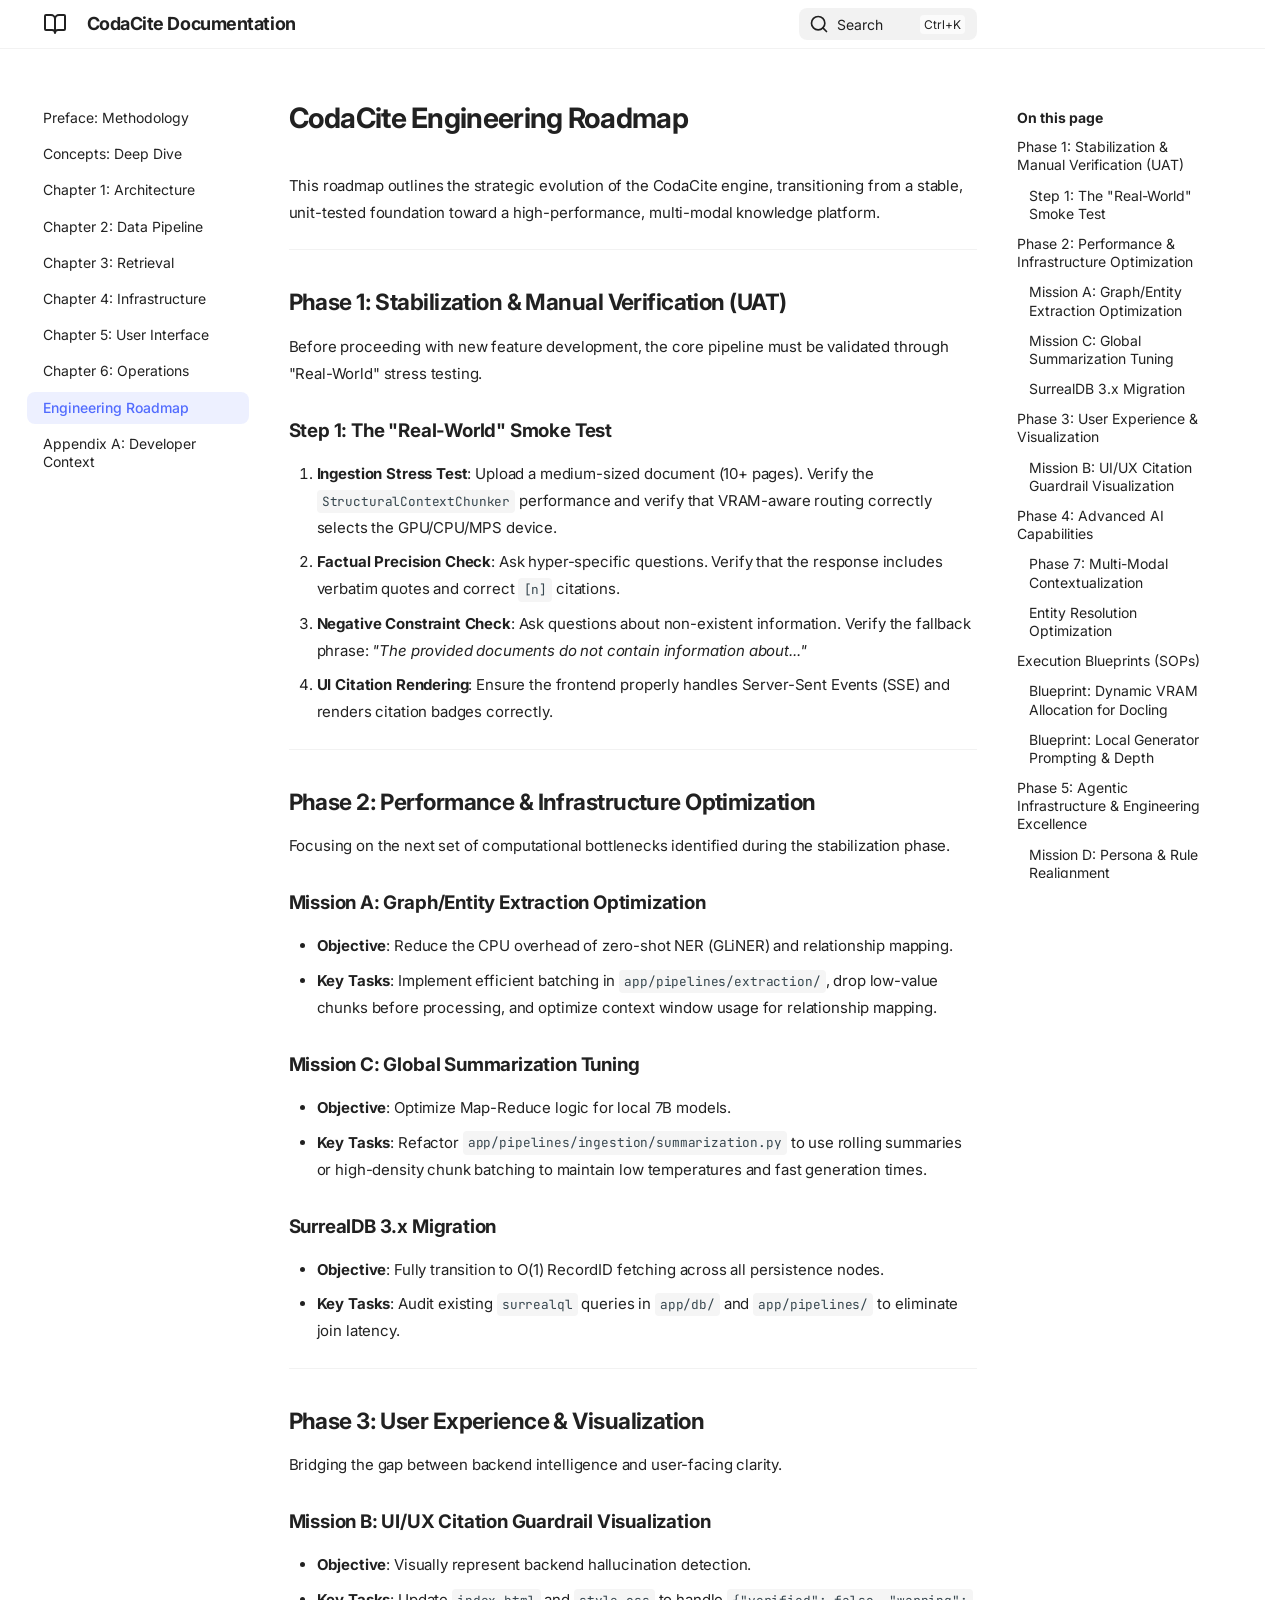
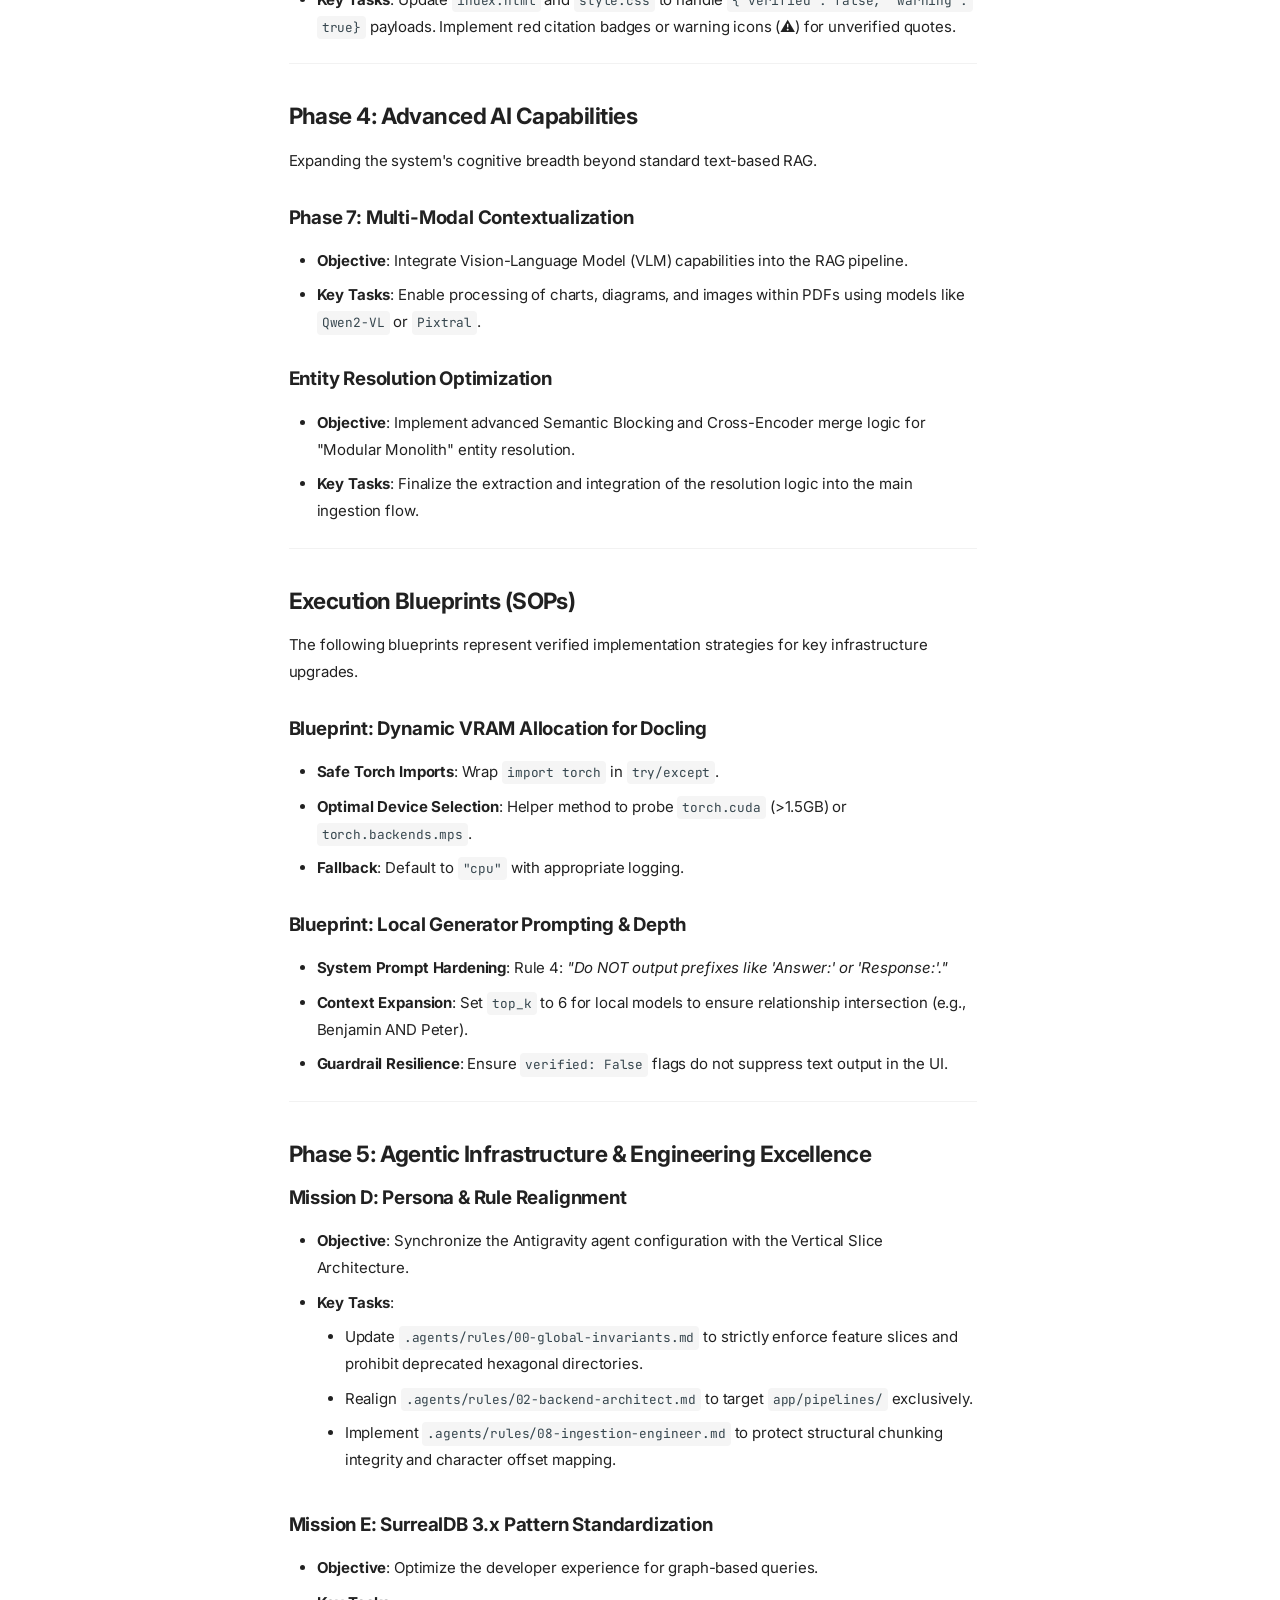
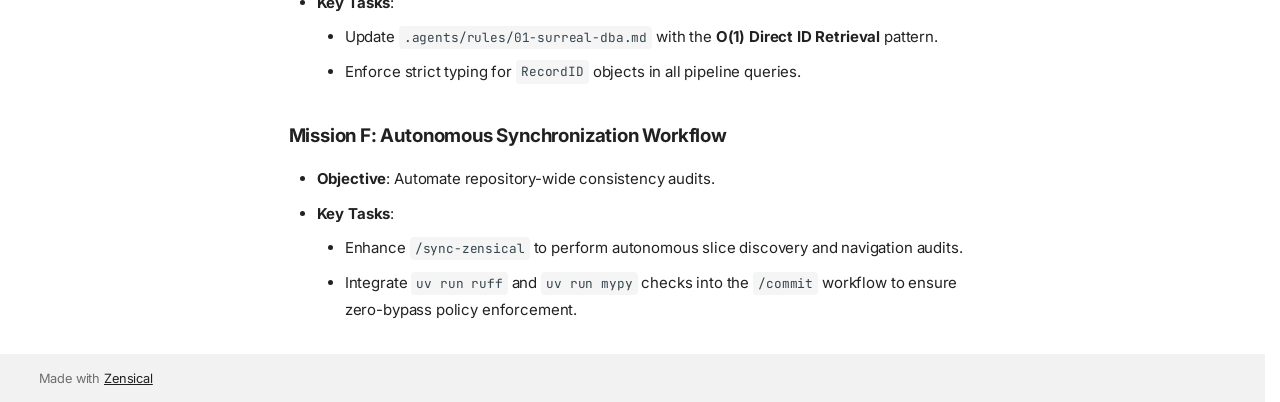
<file: roadmap/index.html>
<!doctype html>
<html lang="en" class="no-js">
  <head>
    
      <meta charset="utf-8">
      <meta name="viewport" content="width=device-width,initial-scale=1">
      
        <meta name="description" content="GraphRAG-based Document Intelligence and Workflow Automation">
      
      
      
      
        <link rel="prev" href="../operations/">
      
      
        <link rel="next" href="../agent_context/">
      
      
        
      
      
      <link rel="icon" href="../assets/images/favicon.png">
      <meta name="generator" content="zensical-0.0.34">
    
    
      
        <title>CodaCite Engineering Roadmap - CodaCite Documentation</title>
      
    
    
      
        
      
      <link rel="stylesheet" href="../assets/stylesheets/modern/main.53a7feaf.min.css">
      
      


    
    
      
    
    
      
        
        
        <link rel="preconnect" href="https://fonts.gstatic.com" crossorigin>
        <link rel="stylesheet" href="https://fonts.googleapis.com/css?family=Inter:300,300i,400,400i,500,500i,700,700i%7CJetBrains+Mono:400,400i,700,700i&amp;display=fallback">
        <style>:root{--md-text-font:"Inter";--md-code-font:"JetBrains Mono"}</style>
      
    
    
    <script>__md_scope=new URL("..",location),__md_hash=e=>[...e].reduce(((e,t)=>(e<<5)-e+t.charCodeAt(0)),0),__md_get=(e,t=localStorage,a=__md_scope)=>JSON.parse(t.getItem(a.pathname+"."+e)),__md_set=(e,t,a=localStorage,_=__md_scope)=>{try{a.setItem(_.pathname+"."+e,JSON.stringify(t))}catch(e){}},document.documentElement.setAttribute("data-platform",navigator.platform)</script>
    
      

    
    
  </head>
  
  
    <body dir="ltr">
  
    
    <input class="md-toggle" data-md-toggle="drawer" type="checkbox" id="__drawer" autocomplete="off">
    <input class="md-toggle" data-md-toggle="search" type="checkbox" id="__search" autocomplete="off">
    <label class="md-overlay" for="__drawer" aria-label="Navigation"></label>
    <div data-md-component="skip">
      
        
        <a href="#codacite-engineering-roadmap" class="md-skip">
          Skip to content
        </a>
      
    </div>
    <div data-md-component="announce">
      
    </div>
    
    
      

  

<header class="md-header md-header--shadow" data-md-component="header">
  <nav class="md-header__inner md-grid" aria-label="Header">
    <a href="./.." title="CodaCite Documentation" class="md-header__button md-logo" aria-label="CodaCite Documentation" data-md-component="logo">
      
  
  <svg xmlns="http://www.w3.org/2000/svg" fill="none" stroke="currentColor" stroke-linecap="round" stroke-linejoin="round" stroke-width="2" class="lucide lucide-book-open" viewBox="0 0 24 24"><path d="M12 7v14M3 18a1 1 0 0 1-1-1V4a1 1 0 0 1 1-1h5a4 4 0 0 1 4 4 4 4 0 0 1 4-4h5a1 1 0 0 1 1 1v13a1 1 0 0 1-1 1h-6a3 3 0 0 0-3 3 3 3 0 0 0-3-3z"/></svg>

    </a>
    <label class="md-header__button md-icon" for="__drawer" aria-label="Navigation">
      
      <svg xmlns="http://www.w3.org/2000/svg" fill="none" stroke="currentColor" stroke-linecap="round" stroke-linejoin="round" stroke-width="2" class="lucide lucide-menu" viewBox="0 0 24 24"><path d="M4 5h16M4 12h16M4 19h16"/></svg>
    </label>
    <div class="md-header__title" data-md-component="header-title">
      <div class="md-header__ellipsis">
        <div class="md-header__topic">
          <span class="md-ellipsis">
            CodaCite Documentation
          </span>
        </div>
        <div class="md-header__topic" data-md-component="header-topic">
          <span class="md-ellipsis">
            
              CodaCite Engineering Roadmap
            
          </span>
        </div>
      </div>
    </div>
    
    
      <script>var palette=__md_get("__palette");if(palette&&palette.color){if("(prefers-color-scheme)"===palette.color.media){var media=matchMedia("(prefers-color-scheme: light)"),input=document.querySelector(media.matches?"[data-md-color-media='(prefers-color-scheme: light)']":"[data-md-color-media='(prefers-color-scheme: dark)']");palette.color.media=input.getAttribute("data-md-color-media"),palette.color.scheme=input.getAttribute("data-md-color-scheme"),palette.color.primary=input.getAttribute("data-md-color-primary"),palette.color.accent=input.getAttribute("data-md-color-accent")}for(var[key,value]of Object.entries(palette.color))document.body.setAttribute("data-md-color-"+key,value)}</script>
    
    
    
      
      
        <label class="md-header__button md-icon" for="__search" aria-label="Search">
          
          <svg xmlns="http://www.w3.org/2000/svg" fill="none" stroke="currentColor" stroke-linecap="round" stroke-linejoin="round" stroke-width="2" class="lucide lucide-search" viewBox="0 0 24 24"><path d="m21 21-4.34-4.34"/><circle cx="11" cy="11" r="8"/></svg>
        </label>
        <div class="md-search" data-md-component="search" role="dialog" aria-label="Search">
  <button type="button" class="md-search__button">
    Search
  </button>
</div>
      
    
    <div class="md-header__source">
      
    </div>
  </nav>
  
</header>
    
    <div class="md-container" data-md-component="container">
      
      
        
          
        
      
      <main class="md-main" data-md-component="main">
        <div class="md-main__inner md-grid">
          
            
              
              <div class="md-sidebar md-sidebar--primary" data-md-component="sidebar" data-md-type="navigation" >
                <div class="md-sidebar__scrollwrap">
                  <div class="md-sidebar__inner">
                    



<nav class="md-nav md-nav--primary" aria-label="Navigation" data-md-level="0">
  <label class="md-nav__title" for="__drawer">
    <a href="./.." title="CodaCite Documentation" class="md-nav__button md-logo" aria-label="CodaCite Documentation" data-md-component="logo">
      
  
  <svg xmlns="http://www.w3.org/2000/svg" fill="none" stroke="currentColor" stroke-linecap="round" stroke-linejoin="round" stroke-width="2" class="lucide lucide-book-open" viewBox="0 0 24 24"><path d="M12 7v14M3 18a1 1 0 0 1-1-1V4a1 1 0 0 1 1-1h5a4 4 0 0 1 4 4 4 4 0 0 1 4-4h5a1 1 0 0 1 1 1v13a1 1 0 0 1-1 1h-6a3 3 0 0 0-3 3 3 3 0 0 0-3-3z"/></svg>

    </a>
    CodaCite Documentation
  </label>
  
  <ul class="md-nav__list" data-md-scrollfix>
    
      
      
  
  
  
  
    <li class="md-nav__item">
      <a href="./.." class="md-nav__link">
        
  
  
  <span class="md-ellipsis">
    
  
    Preface: Methodology
  

    
  </span>
  
  

      </a>
    </li>
  

    
      
      
  
  
  
  
    <li class="md-nav__item">
      <a href="../concepts/" class="md-nav__link">
        
  
  
  <span class="md-ellipsis">
    
  
    Concepts: Deep Dive
  

    
  </span>
  
  

      </a>
    </li>
  

    
      
      
  
  
  
  
    <li class="md-nav__item">
      <a href="../architecture/" class="md-nav__link">
        
  
  
  <span class="md-ellipsis">
    
  
    Chapter 1: Architecture
  

    
  </span>
  
  

      </a>
    </li>
  

    
      
      
  
  
  
  
    <li class="md-nav__item">
      <a href="../data_pipeline/" class="md-nav__link">
        
  
  
  <span class="md-ellipsis">
    
  
    Chapter 2: Data Pipeline
  

    
  </span>
  
  

      </a>
    </li>
  

    
      
      
  
  
  
  
    <li class="md-nav__item">
      <a href="../retrieval/" class="md-nav__link">
        
  
  
  <span class="md-ellipsis">
    
  
    Chapter 3: Retrieval
  

    
  </span>
  
  

      </a>
    </li>
  

    
      
      
  
  
  
  
    <li class="md-nav__item">
      <a href="../infrastructure/" class="md-nav__link">
        
  
  
  <span class="md-ellipsis">
    
  
    Chapter 4: Infrastructure
  

    
  </span>
  
  

      </a>
    </li>
  

    
      
      
  
  
  
  
    <li class="md-nav__item">
      <a href="../ui/" class="md-nav__link">
        
  
  
  <span class="md-ellipsis">
    
  
    Chapter 5: User Interface
  

    
  </span>
  
  

      </a>
    </li>
  

    
      
      
  
  
  
  
    <li class="md-nav__item">
      <a href="../operations/" class="md-nav__link">
        
  
  
  <span class="md-ellipsis">
    
  
    Chapter 6: Operations
  

    
  </span>
  
  

      </a>
    </li>
  

    
      
      
  
  
    
  
  
  
    <li class="md-nav__item md-nav__item--active">
      
      
      
      
        
      
      
        <label class="md-nav__link md-nav__link--active" for="__toc">
          
  
  
  <span class="md-ellipsis">
    
  
    Engineering Roadmap
  

    
  </span>
  
  

          <span class="md-nav__icon md-icon"></span>
        </label>
      
      <a href="././" class="md-nav__link md-nav__link--active">
        
  
  
  <span class="md-ellipsis">
    
  
    Engineering Roadmap
  

    
  </span>
  
  

      </a>
      
        


<nav class="md-nav md-nav--secondary" aria-label="On this page">
  
  
  
    
  
  
    <label class="md-nav__title" for="__toc">
      <span class="md-nav__icon md-icon"></span>
      On this page
    </label>
    <ul class="md-nav__list" data-md-component="toc" data-md-scrollfix>
      
        <li class="md-nav__item">
  <a href="#phase-1-stabilization-manual-verification-uat" class="md-nav__link">
    <span class="md-ellipsis">
      
        Phase 1: Stabilization &amp; Manual Verification (UAT)
      
    </span>
  </a>
  
    <nav class="md-nav" aria-label="Phase 1: Stabilization &amp; Manual Verification (UAT)">
      <ul class="md-nav__list">
        
          <li class="md-nav__item">
  <a href="#step-1-the-real-world-smoke-test" class="md-nav__link">
    <span class="md-ellipsis">
      
        Step 1: The "Real-World" Smoke Test
      
    </span>
  </a>
  
</li>
        
      </ul>
    </nav>
  
</li>
      
        <li class="md-nav__item">
  <a href="#phase-2-performance-infrastructure-optimization" class="md-nav__link">
    <span class="md-ellipsis">
      
        Phase 2: Performance &amp; Infrastructure Optimization
      
    </span>
  </a>
  
    <nav class="md-nav" aria-label="Phase 2: Performance &amp; Infrastructure Optimization">
      <ul class="md-nav__list">
        
          <li class="md-nav__item">
  <a href="#mission-a-graphentity-extraction-optimization" class="md-nav__link">
    <span class="md-ellipsis">
      
        Mission A: Graph/Entity Extraction Optimization
      
    </span>
  </a>
  
</li>
        
          <li class="md-nav__item">
  <a href="#mission-c-global-summarization-tuning" class="md-nav__link">
    <span class="md-ellipsis">
      
        Mission C: Global Summarization Tuning
      
    </span>
  </a>
  
</li>
        
          <li class="md-nav__item">
  <a href="#surrealdb-3x-migration" class="md-nav__link">
    <span class="md-ellipsis">
      
        SurrealDB 3.x Migration
      
    </span>
  </a>
  
</li>
        
      </ul>
    </nav>
  
</li>
      
        <li class="md-nav__item">
  <a href="#phase-3-user-experience-visualization" class="md-nav__link">
    <span class="md-ellipsis">
      
        Phase 3: User Experience &amp; Visualization
      
    </span>
  </a>
  
    <nav class="md-nav" aria-label="Phase 3: User Experience &amp; Visualization">
      <ul class="md-nav__list">
        
          <li class="md-nav__item">
  <a href="#mission-b-uiux-citation-guardrail-visualization" class="md-nav__link">
    <span class="md-ellipsis">
      
        Mission B: UI/UX Citation Guardrail Visualization
      
    </span>
  </a>
  
</li>
        
      </ul>
    </nav>
  
</li>
      
        <li class="md-nav__item">
  <a href="#phase-4-advanced-ai-capabilities" class="md-nav__link">
    <span class="md-ellipsis">
      
        Phase 4: Advanced AI Capabilities
      
    </span>
  </a>
  
    <nav class="md-nav" aria-label="Phase 4: Advanced AI Capabilities">
      <ul class="md-nav__list">
        
          <li class="md-nav__item">
  <a href="#phase-7-multi-modal-contextualization" class="md-nav__link">
    <span class="md-ellipsis">
      
        Phase 7: Multi-Modal Contextualization
      
    </span>
  </a>
  
</li>
        
          <li class="md-nav__item">
  <a href="#entity-resolution-optimization" class="md-nav__link">
    <span class="md-ellipsis">
      
        Entity Resolution Optimization
      
    </span>
  </a>
  
</li>
        
      </ul>
    </nav>
  
</li>
      
        <li class="md-nav__item">
  <a href="#execution-blueprints-sops" class="md-nav__link">
    <span class="md-ellipsis">
      
        Execution Blueprints (SOPs)
      
    </span>
  </a>
  
    <nav class="md-nav" aria-label="Execution Blueprints (SOPs)">
      <ul class="md-nav__list">
        
          <li class="md-nav__item">
  <a href="#blueprint-dynamic-vram-allocation-for-docling" class="md-nav__link">
    <span class="md-ellipsis">
      
        Blueprint: Dynamic VRAM Allocation for Docling
      
    </span>
  </a>
  
</li>
        
          <li class="md-nav__item">
  <a href="#blueprint-local-generator-prompting-depth" class="md-nav__link">
    <span class="md-ellipsis">
      
        Blueprint: Local Generator Prompting &amp; Depth
      
    </span>
  </a>
  
</li>
        
      </ul>
    </nav>
  
</li>
      
        <li class="md-nav__item">
  <a href="#phase-5-agentic-infrastructure-engineering-excellence" class="md-nav__link">
    <span class="md-ellipsis">
      
        Phase 5: Agentic Infrastructure &amp; Engineering Excellence
      
    </span>
  </a>
  
    <nav class="md-nav" aria-label="Phase 5: Agentic Infrastructure &amp; Engineering Excellence">
      <ul class="md-nav__list">
        
          <li class="md-nav__item">
  <a href="#mission-d-persona-rule-realignment" class="md-nav__link">
    <span class="md-ellipsis">
      
        Mission D: Persona &amp; Rule Realignment
      
    </span>
  </a>
  
</li>
        
          <li class="md-nav__item">
  <a href="#mission-e-surrealdb-3x-pattern-standardization" class="md-nav__link">
    <span class="md-ellipsis">
      
        Mission E: SurrealDB 3.x Pattern Standardization
      
    </span>
  </a>
  
</li>
        
          <li class="md-nav__item">
  <a href="#mission-f-autonomous-synchronization-workflow" class="md-nav__link">
    <span class="md-ellipsis">
      
        Mission F: Autonomous Synchronization Workflow
      
    </span>
  </a>
  
</li>
        
      </ul>
    </nav>
  
</li>
      
    </ul>
  
</nav>
      
    </li>
  

    
      
      
  
  
  
  
    <li class="md-nav__item">
      <a href="../agent_context/" class="md-nav__link">
        
  
  
  <span class="md-ellipsis">
    
  
    Appendix A: Developer Context
  

    
  </span>
  
  

      </a>
    </li>
  

    
  </ul>
</nav>
                  </div>
                </div>
              </div>
            
            
              
              <div class="md-sidebar md-sidebar--secondary" data-md-component="sidebar" data-md-type="toc" >
                <div class="md-sidebar__scrollwrap">
                  
                    
                    
                    
                      
                    
                    
                      <input class="md-nav__toggle md-toggle" type="checkbox" id="__toc">
                      <div class="md-sidebar-button__wrapper">
                        <label class="md-sidebar-button" for="__toc"></label>
                      </div>
                    
                  
                  <div class="md-sidebar__inner">
                    


<nav class="md-nav md-nav--secondary" aria-label="On this page">
  
  
  
    
  
  
    <label class="md-nav__title" for="__toc">
      <span class="md-nav__icon md-icon"></span>
      On this page
    </label>
    <ul class="md-nav__list" data-md-component="toc" data-md-scrollfix>
      
        <li class="md-nav__item">
  <a href="#phase-1-stabilization-manual-verification-uat" class="md-nav__link">
    <span class="md-ellipsis">
      
        Phase 1: Stabilization &amp; Manual Verification (UAT)
      
    </span>
  </a>
  
    <nav class="md-nav" aria-label="Phase 1: Stabilization &amp; Manual Verification (UAT)">
      <ul class="md-nav__list">
        
          <li class="md-nav__item">
  <a href="#step-1-the-real-world-smoke-test" class="md-nav__link">
    <span class="md-ellipsis">
      
        Step 1: The "Real-World" Smoke Test
      
    </span>
  </a>
  
</li>
        
      </ul>
    </nav>
  
</li>
      
        <li class="md-nav__item">
  <a href="#phase-2-performance-infrastructure-optimization" class="md-nav__link">
    <span class="md-ellipsis">
      
        Phase 2: Performance &amp; Infrastructure Optimization
      
    </span>
  </a>
  
    <nav class="md-nav" aria-label="Phase 2: Performance &amp; Infrastructure Optimization">
      <ul class="md-nav__list">
        
          <li class="md-nav__item">
  <a href="#mission-a-graphentity-extraction-optimization" class="md-nav__link">
    <span class="md-ellipsis">
      
        Mission A: Graph/Entity Extraction Optimization
      
    </span>
  </a>
  
</li>
        
          <li class="md-nav__item">
  <a href="#mission-c-global-summarization-tuning" class="md-nav__link">
    <span class="md-ellipsis">
      
        Mission C: Global Summarization Tuning
      
    </span>
  </a>
  
</li>
        
          <li class="md-nav__item">
  <a href="#surrealdb-3x-migration" class="md-nav__link">
    <span class="md-ellipsis">
      
        SurrealDB 3.x Migration
      
    </span>
  </a>
  
</li>
        
      </ul>
    </nav>
  
</li>
      
        <li class="md-nav__item">
  <a href="#phase-3-user-experience-visualization" class="md-nav__link">
    <span class="md-ellipsis">
      
        Phase 3: User Experience &amp; Visualization
      
    </span>
  </a>
  
    <nav class="md-nav" aria-label="Phase 3: User Experience &amp; Visualization">
      <ul class="md-nav__list">
        
          <li class="md-nav__item">
  <a href="#mission-b-uiux-citation-guardrail-visualization" class="md-nav__link">
    <span class="md-ellipsis">
      
        Mission B: UI/UX Citation Guardrail Visualization
      
    </span>
  </a>
  
</li>
        
      </ul>
    </nav>
  
</li>
      
        <li class="md-nav__item">
  <a href="#phase-4-advanced-ai-capabilities" class="md-nav__link">
    <span class="md-ellipsis">
      
        Phase 4: Advanced AI Capabilities
      
    </span>
  </a>
  
    <nav class="md-nav" aria-label="Phase 4: Advanced AI Capabilities">
      <ul class="md-nav__list">
        
          <li class="md-nav__item">
  <a href="#phase-7-multi-modal-contextualization" class="md-nav__link">
    <span class="md-ellipsis">
      
        Phase 7: Multi-Modal Contextualization
      
    </span>
  </a>
  
</li>
        
          <li class="md-nav__item">
  <a href="#entity-resolution-optimization" class="md-nav__link">
    <span class="md-ellipsis">
      
        Entity Resolution Optimization
      
    </span>
  </a>
  
</li>
        
      </ul>
    </nav>
  
</li>
      
        <li class="md-nav__item">
  <a href="#execution-blueprints-sops" class="md-nav__link">
    <span class="md-ellipsis">
      
        Execution Blueprints (SOPs)
      
    </span>
  </a>
  
    <nav class="md-nav" aria-label="Execution Blueprints (SOPs)">
      <ul class="md-nav__list">
        
          <li class="md-nav__item">
  <a href="#blueprint-dynamic-vram-allocation-for-docling" class="md-nav__link">
    <span class="md-ellipsis">
      
        Blueprint: Dynamic VRAM Allocation for Docling
      
    </span>
  </a>
  
</li>
        
          <li class="md-nav__item">
  <a href="#blueprint-local-generator-prompting-depth" class="md-nav__link">
    <span class="md-ellipsis">
      
        Blueprint: Local Generator Prompting &amp; Depth
      
    </span>
  </a>
  
</li>
        
      </ul>
    </nav>
  
</li>
      
        <li class="md-nav__item">
  <a href="#phase-5-agentic-infrastructure-engineering-excellence" class="md-nav__link">
    <span class="md-ellipsis">
      
        Phase 5: Agentic Infrastructure &amp; Engineering Excellence
      
    </span>
  </a>
  
    <nav class="md-nav" aria-label="Phase 5: Agentic Infrastructure &amp; Engineering Excellence">
      <ul class="md-nav__list">
        
          <li class="md-nav__item">
  <a href="#mission-d-persona-rule-realignment" class="md-nav__link">
    <span class="md-ellipsis">
      
        Mission D: Persona &amp; Rule Realignment
      
    </span>
  </a>
  
</li>
        
          <li class="md-nav__item">
  <a href="#mission-e-surrealdb-3x-pattern-standardization" class="md-nav__link">
    <span class="md-ellipsis">
      
        Mission E: SurrealDB 3.x Pattern Standardization
      
    </span>
  </a>
  
</li>
        
          <li class="md-nav__item">
  <a href="#mission-f-autonomous-synchronization-workflow" class="md-nav__link">
    <span class="md-ellipsis">
      
        Mission F: Autonomous Synchronization Workflow
      
    </span>
  </a>
  
</li>
        
      </ul>
    </nav>
  
</li>
      
    </ul>
  
</nav>
                  </div>
                </div>
              </div>
            
          
          
            <div class="md-content" data-md-component="content">
              
              <article class="md-content__inner md-typeset">
                
                  

<h1 id="codacite-engineering-roadmap">CodaCite Engineering Roadmap<a class="headerlink" href="#codacite-engineering-roadmap" title="Permanent link">&para;</a></h1>
<p>This roadmap outlines the strategic evolution of the CodaCite engine, transitioning from a stable, unit-tested foundation toward a high-performance, multi-modal knowledge platform.</p>
<hr />
<h2 id="phase-1-stabilization-manual-verification-uat">Phase 1: Stabilization &amp; Manual Verification (UAT)<a class="headerlink" href="#phase-1-stabilization-manual-verification-uat" title="Permanent link">&para;</a></h2>
<p>Before proceeding with new feature development, the core pipeline must be validated through "Real-World" stress testing.</p>
<h3 id="step-1-the-real-world-smoke-test">Step 1: The "Real-World" Smoke Test<a class="headerlink" href="#step-1-the-real-world-smoke-test" title="Permanent link">&para;</a></h3>
<ol>
<li><strong>Ingestion Stress Test</strong>: Upload a medium-sized document (10+ pages). Verify the <code>StructuralContextChunker</code> performance and verify that VRAM-aware routing correctly selects the GPU/CPU/MPS device.</li>
<li><strong>Factual Precision Check</strong>: Ask hyper-specific questions. Verify that the response includes verbatim quotes and correct <code>[n]</code> citations.</li>
<li><strong>Negative Constraint Check</strong>: Ask questions about non-existent information. Verify the fallback phrase: <em>"The provided documents do not contain information about..."</em></li>
<li><strong>UI Citation Rendering</strong>: Ensure the frontend properly handles Server-Sent Events (SSE) and renders citation badges correctly.</li>
</ol>
<hr />
<h2 id="phase-2-performance-infrastructure-optimization">Phase 2: Performance &amp; Infrastructure Optimization<a class="headerlink" href="#phase-2-performance-infrastructure-optimization" title="Permanent link">&para;</a></h2>
<p>Focusing on the next set of computational bottlenecks identified during the stabilization phase.</p>
<h3 id="mission-a-graphentity-extraction-optimization">Mission A: Graph/Entity Extraction Optimization<a class="headerlink" href="#mission-a-graphentity-extraction-optimization" title="Permanent link">&para;</a></h3>
<ul>
<li><strong>Objective</strong>: Reduce the CPU overhead of zero-shot NER (GLiNER) and relationship mapping.</li>
<li><strong>Key Tasks</strong>: Implement efficient batching in <code>app/pipelines/extraction/</code>, drop low-value chunks before processing, and optimize context window usage for relationship mapping.</li>
</ul>
<h3 id="mission-c-global-summarization-tuning">Mission C: Global Summarization Tuning<a class="headerlink" href="#mission-c-global-summarization-tuning" title="Permanent link">&para;</a></h3>
<ul>
<li><strong>Objective</strong>: Optimize Map-Reduce logic for local 7B models.</li>
<li><strong>Key Tasks</strong>: Refactor <code>app/pipelines/ingestion/summarization.py</code> to use rolling summaries or high-density chunk batching to maintain low temperatures and fast generation times.</li>
</ul>
<h3 id="surrealdb-3x-migration">SurrealDB 3.x Migration<a class="headerlink" href="#surrealdb-3x-migration" title="Permanent link">&para;</a></h3>
<ul>
<li><strong>Objective</strong>: Fully transition to O(1) RecordID fetching across all persistence nodes.</li>
<li><strong>Key Tasks</strong>: Audit existing <code>surrealql</code> queries in <code>app/db/</code> and <code>app/pipelines/</code> to eliminate join latency.</li>
</ul>
<hr />
<h2 id="phase-3-user-experience-visualization">Phase 3: User Experience &amp; Visualization<a class="headerlink" href="#phase-3-user-experience-visualization" title="Permanent link">&para;</a></h2>
<p>Bridging the gap between backend intelligence and user-facing clarity.</p>
<h3 id="mission-b-uiux-citation-guardrail-visualization">Mission B: UI/UX Citation Guardrail Visualization<a class="headerlink" href="#mission-b-uiux-citation-guardrail-visualization" title="Permanent link">&para;</a></h3>
<ul>
<li><strong>Objective</strong>: Visually represent backend hallucination detection.</li>
<li><strong>Key Tasks</strong>: Update <code>index.html</code> and <code>style.css</code> to handle <code>{"verified": false, "warning": true}</code> payloads. Implement red citation badges or warning icons (⚠️) for unverified quotes.</li>
</ul>
<hr />
<h2 id="phase-4-advanced-ai-capabilities">Phase 4: Advanced AI Capabilities<a class="headerlink" href="#phase-4-advanced-ai-capabilities" title="Permanent link">&para;</a></h2>
<p>Expanding the system's cognitive breadth beyond standard text-based RAG.</p>
<h3 id="phase-7-multi-modal-contextualization">Phase 7: Multi-Modal Contextualization<a class="headerlink" href="#phase-7-multi-modal-contextualization" title="Permanent link">&para;</a></h3>
<ul>
<li><strong>Objective</strong>: Integrate Vision-Language Model (VLM) capabilities into the RAG pipeline.</li>
<li><strong>Key Tasks</strong>: Enable processing of charts, diagrams, and images within PDFs using models like <code>Qwen2-VL</code> or <code>Pixtral</code>.</li>
</ul>
<h3 id="entity-resolution-optimization">Entity Resolution Optimization<a class="headerlink" href="#entity-resolution-optimization" title="Permanent link">&para;</a></h3>
<ul>
<li><strong>Objective</strong>: Implement advanced Semantic Blocking and Cross-Encoder merge logic for "Modular Monolith" entity resolution.</li>
<li><strong>Key Tasks</strong>: Finalize the extraction and integration of the resolution logic into the main ingestion flow.</li>
</ul>
<hr />
<h2 id="execution-blueprints-sops">Execution Blueprints (SOPs)<a class="headerlink" href="#execution-blueprints-sops" title="Permanent link">&para;</a></h2>
<p>The following blueprints represent verified implementation strategies for key infrastructure upgrades.</p>
<h3 id="blueprint-dynamic-vram-allocation-for-docling">Blueprint: Dynamic VRAM Allocation for Docling<a class="headerlink" href="#blueprint-dynamic-vram-allocation-for-docling" title="Permanent link">&para;</a></h3>
<ul>
<li><strong>Safe Torch Imports</strong>: Wrap <code>import torch</code> in <code>try/except</code>.</li>
<li><strong>Optimal Device Selection</strong>: Helper method to probe <code>torch.cuda</code> (&gt;1.5GB) or <code>torch.backends.mps</code>.</li>
<li><strong>Fallback</strong>: Default to <code>"cpu"</code> with appropriate logging.</li>
</ul>
<h3 id="blueprint-local-generator-prompting-depth">Blueprint: Local Generator Prompting &amp; Depth<a class="headerlink" href="#blueprint-local-generator-prompting-depth" title="Permanent link">&para;</a></h3>
<ul>
<li><strong>System Prompt Hardening</strong>: Rule 4: <em>"Do NOT output prefixes like 'Answer:' or 'Response:'."</em></li>
<li><strong>Context Expansion</strong>: Set <code>top_k</code> to 6 for local models to ensure relationship intersection (e.g., Benjamin AND Peter).</li>
<li><strong>Guardrail Resilience</strong>: Ensure <code>verified: False</code> flags do not suppress text output in the UI.</li>
</ul>
<hr />
<h2 id="phase-5-agentic-infrastructure-engineering-excellence">Phase 5: Agentic Infrastructure &amp; Engineering Excellence<a class="headerlink" href="#phase-5-agentic-infrastructure-engineering-excellence" title="Permanent link">&para;</a></h2>
<h3 id="mission-d-persona-rule-realignment">Mission D: Persona &amp; Rule Realignment<a class="headerlink" href="#mission-d-persona-rule-realignment" title="Permanent link">&para;</a></h3>
<ul>
<li><strong>Objective</strong>: Synchronize the Antigravity agent configuration with the Vertical Slice Architecture.</li>
<li><strong>Key Tasks</strong>:<ul>
<li>Update <code>.agents/rules/00-global-invariants.md</code> to strictly enforce feature slices and prohibit deprecated hexagonal directories.</li>
<li>Realign <code>.agents/rules/02-backend-architect.md</code> to target <code>app/pipelines/</code> exclusively.</li>
<li>Implement <code>.agents/rules/08-ingestion-engineer.md</code> to protect structural chunking integrity and character offset mapping.</li>
</ul>
</li>
</ul>
<h3 id="mission-e-surrealdb-3x-pattern-standardization">Mission E: SurrealDB 3.x Pattern Standardization<a class="headerlink" href="#mission-e-surrealdb-3x-pattern-standardization" title="Permanent link">&para;</a></h3>
<ul>
<li><strong>Objective</strong>: Optimize the developer experience for graph-based queries.</li>
<li><strong>Key Tasks</strong>:<ul>
<li>Update <code>.agents/rules/01-surreal-dba.md</code> with the <strong>O(1) Direct ID Retrieval</strong> pattern.</li>
<li>Enforce strict typing for <code>RecordID</code> objects in all pipeline queries.</li>
</ul>
</li>
</ul>
<h3 id="mission-f-autonomous-synchronization-workflow">Mission F: Autonomous Synchronization Workflow<a class="headerlink" href="#mission-f-autonomous-synchronization-workflow" title="Permanent link">&para;</a></h3>
<ul>
<li><strong>Objective</strong>: Automate repository-wide consistency audits.</li>
<li><strong>Key Tasks</strong>:<ul>
<li>Enhance <code>/sync-zensical</code> to perform autonomous slice discovery and navigation audits.</li>
<li>Integrate <code>uv run ruff</code> and <code>uv run mypy</code> checks into the <code>/commit</code> workflow to ensure zero-bypass policy enforcement.</li>
</ul>
</li>
</ul>














                
              </article>
            </div>
          
          
<script>var target=document.getElementById(location.hash.slice(1));target&&target.name&&(target.checked=target.name.startsWith("__tabbed_"))</script>
        </div>
        
      </main>
      
        <footer class="md-footer">
  
  <div class="md-footer-meta md-typeset">
    <div class="md-footer-meta__inner md-grid">
      <div class="md-copyright">
  
  
    Made with
    <a href="https://zensical.org/" target="_blank" rel="noopener">
      Zensical
    </a>
  
</div>
      
    </div>
  </div>
</footer>
      
    </div>
    <div class="md-dialog" data-md-component="dialog">
      <div class="md-dialog__inner md-typeset"></div>
    </div>
    
    
    
      
      
      <script id="__config" type="application/json">{"annotate":null,"base":"..","features":[],"search":"../assets/javascripts/workers/search.e2d2d235.min.js","tags":null,"translations":{"clipboard.copied":"Copied to clipboard","clipboard.copy":"Copy to clipboard","search.result.more.one":"1 more on this page","search.result.more.other":"# more on this page","search.result.none":"No matching documents","search.result.one":"1 matching document","search.result.other":"# matching documents","search.result.placeholder":"Type to start searching","search.result.term.missing":"Missing","select.version":"Select version"},"version":null}</script>
    
    
      <script src="../assets/javascripts/bundle.9f55f5b1.min.js"></script>
      
    
  </body>
</html>
</file>
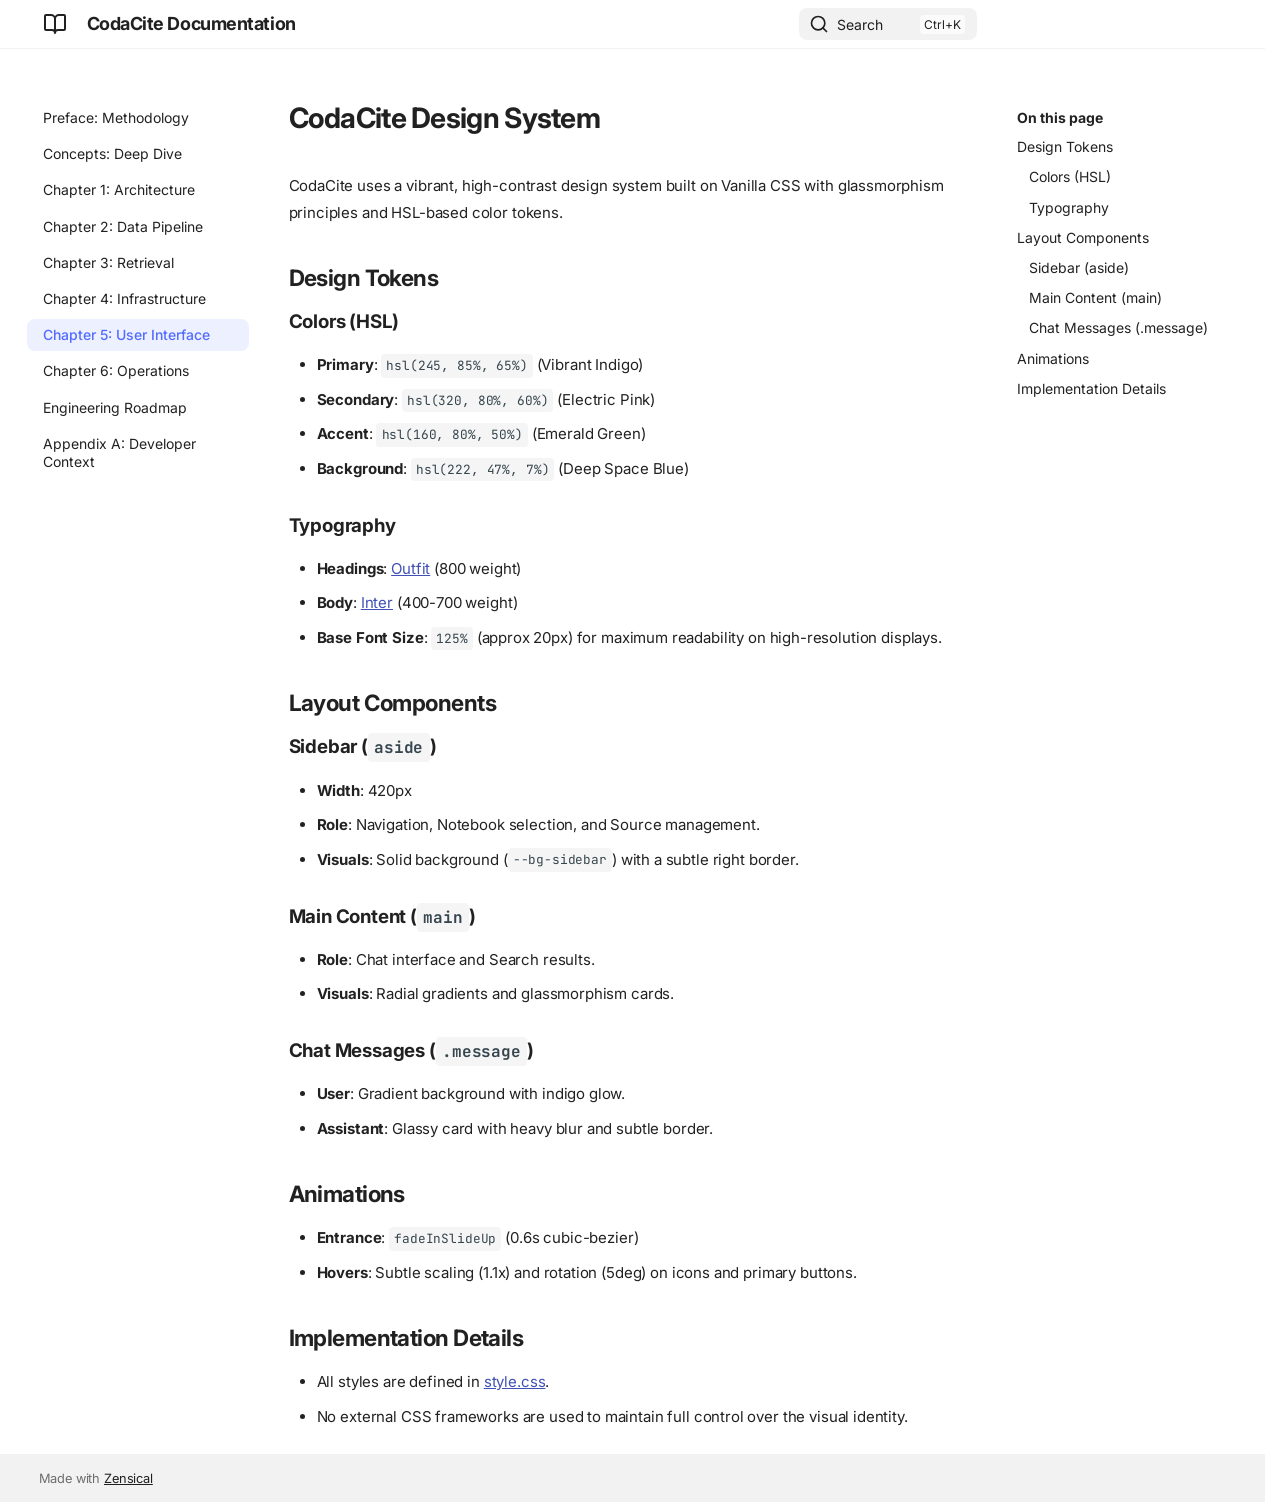
<file: ui/index.html>
<!doctype html>
<html lang="en" class="no-js">
  <head>
    
      <meta charset="utf-8">
      <meta name="viewport" content="width=device-width,initial-scale=1">
      
        <meta name="description" content="GraphRAG-based Document Intelligence and Workflow Automation">
      
      
      
      
        <link rel="prev" href="../infrastructure/">
      
      
        <link rel="next" href="../operations/">
      
      
        
      
      
      <link rel="icon" href="../assets/images/favicon.png">
      <meta name="generator" content="zensical-0.0.34">
    
    
      
        <title>CodaCite Design System - CodaCite Documentation</title>
      
    
    
      
        
      
      <link rel="stylesheet" href="../assets/stylesheets/modern/main.53a7feaf.min.css">
      
      


    
    
      
    
    
      
        
        
        <link rel="preconnect" href="https://fonts.gstatic.com" crossorigin>
        <link rel="stylesheet" href="https://fonts.googleapis.com/css?family=Inter:300,300i,400,400i,500,500i,700,700i%7CJetBrains+Mono:400,400i,700,700i&amp;display=fallback">
        <style>:root{--md-text-font:"Inter";--md-code-font:"JetBrains Mono"}</style>
      
    
    
    <script>__md_scope=new URL("..",location),__md_hash=e=>[...e].reduce(((e,t)=>(e<<5)-e+t.charCodeAt(0)),0),__md_get=(e,t=localStorage,a=__md_scope)=>JSON.parse(t.getItem(a.pathname+"."+e)),__md_set=(e,t,a=localStorage,_=__md_scope)=>{try{a.setItem(_.pathname+"."+e,JSON.stringify(t))}catch(e){}},document.documentElement.setAttribute("data-platform",navigator.platform)</script>
    
      

    
    
  </head>
  
  
    <body dir="ltr">
  
    
    <input class="md-toggle" data-md-toggle="drawer" type="checkbox" id="__drawer" autocomplete="off">
    <input class="md-toggle" data-md-toggle="search" type="checkbox" id="__search" autocomplete="off">
    <label class="md-overlay" for="__drawer" aria-label="Navigation"></label>
    <div data-md-component="skip">
      
        
        <a href="#codacite-design-system" class="md-skip">
          Skip to content
        </a>
      
    </div>
    <div data-md-component="announce">
      
    </div>
    
    
      

  

<header class="md-header md-header--shadow" data-md-component="header">
  <nav class="md-header__inner md-grid" aria-label="Header">
    <a href="./.." title="CodaCite Documentation" class="md-header__button md-logo" aria-label="CodaCite Documentation" data-md-component="logo">
      
  
  <svg xmlns="http://www.w3.org/2000/svg" fill="none" stroke="currentColor" stroke-linecap="round" stroke-linejoin="round" stroke-width="2" class="lucide lucide-book-open" viewBox="0 0 24 24"><path d="M12 7v14M3 18a1 1 0 0 1-1-1V4a1 1 0 0 1 1-1h5a4 4 0 0 1 4 4 4 4 0 0 1 4-4h5a1 1 0 0 1 1 1v13a1 1 0 0 1-1 1h-6a3 3 0 0 0-3 3 3 3 0 0 0-3-3z"/></svg>

    </a>
    <label class="md-header__button md-icon" for="__drawer" aria-label="Navigation">
      
      <svg xmlns="http://www.w3.org/2000/svg" fill="none" stroke="currentColor" stroke-linecap="round" stroke-linejoin="round" stroke-width="2" class="lucide lucide-menu" viewBox="0 0 24 24"><path d="M4 5h16M4 12h16M4 19h16"/></svg>
    </label>
    <div class="md-header__title" data-md-component="header-title">
      <div class="md-header__ellipsis">
        <div class="md-header__topic">
          <span class="md-ellipsis">
            CodaCite Documentation
          </span>
        </div>
        <div class="md-header__topic" data-md-component="header-topic">
          <span class="md-ellipsis">
            
              CodaCite Design System
            
          </span>
        </div>
      </div>
    </div>
    
    
      <script>var palette=__md_get("__palette");if(palette&&palette.color){if("(prefers-color-scheme)"===palette.color.media){var media=matchMedia("(prefers-color-scheme: light)"),input=document.querySelector(media.matches?"[data-md-color-media='(prefers-color-scheme: light)']":"[data-md-color-media='(prefers-color-scheme: dark)']");palette.color.media=input.getAttribute("data-md-color-media"),palette.color.scheme=input.getAttribute("data-md-color-scheme"),palette.color.primary=input.getAttribute("data-md-color-primary"),palette.color.accent=input.getAttribute("data-md-color-accent")}for(var[key,value]of Object.entries(palette.color))document.body.setAttribute("data-md-color-"+key,value)}</script>
    
    
    
      
      
        <label class="md-header__button md-icon" for="__search" aria-label="Search">
          
          <svg xmlns="http://www.w3.org/2000/svg" fill="none" stroke="currentColor" stroke-linecap="round" stroke-linejoin="round" stroke-width="2" class="lucide lucide-search" viewBox="0 0 24 24"><path d="m21 21-4.34-4.34"/><circle cx="11" cy="11" r="8"/></svg>
        </label>
        <div class="md-search" data-md-component="search" role="dialog" aria-label="Search">
  <button type="button" class="md-search__button">
    Search
  </button>
</div>
      
    
    <div class="md-header__source">
      
    </div>
  </nav>
  
</header>
    
    <div class="md-container" data-md-component="container">
      
      
        
          
        
      
      <main class="md-main" data-md-component="main">
        <div class="md-main__inner md-grid">
          
            
              
              <div class="md-sidebar md-sidebar--primary" data-md-component="sidebar" data-md-type="navigation" >
                <div class="md-sidebar__scrollwrap">
                  <div class="md-sidebar__inner">
                    



<nav class="md-nav md-nav--primary" aria-label="Navigation" data-md-level="0">
  <label class="md-nav__title" for="__drawer">
    <a href="./.." title="CodaCite Documentation" class="md-nav__button md-logo" aria-label="CodaCite Documentation" data-md-component="logo">
      
  
  <svg xmlns="http://www.w3.org/2000/svg" fill="none" stroke="currentColor" stroke-linecap="round" stroke-linejoin="round" stroke-width="2" class="lucide lucide-book-open" viewBox="0 0 24 24"><path d="M12 7v14M3 18a1 1 0 0 1-1-1V4a1 1 0 0 1 1-1h5a4 4 0 0 1 4 4 4 4 0 0 1 4-4h5a1 1 0 0 1 1 1v13a1 1 0 0 1-1 1h-6a3 3 0 0 0-3 3 3 3 0 0 0-3-3z"/></svg>

    </a>
    CodaCite Documentation
  </label>
  
  <ul class="md-nav__list" data-md-scrollfix>
    
      
      
  
  
  
  
    <li class="md-nav__item">
      <a href="./.." class="md-nav__link">
        
  
  
  <span class="md-ellipsis">
    
  
    Preface: Methodology
  

    
  </span>
  
  

      </a>
    </li>
  

    
      
      
  
  
  
  
    <li class="md-nav__item">
      <a href="../concepts/" class="md-nav__link">
        
  
  
  <span class="md-ellipsis">
    
  
    Concepts: Deep Dive
  

    
  </span>
  
  

      </a>
    </li>
  

    
      
      
  
  
  
  
    <li class="md-nav__item">
      <a href="../architecture/" class="md-nav__link">
        
  
  
  <span class="md-ellipsis">
    
  
    Chapter 1: Architecture
  

    
  </span>
  
  

      </a>
    </li>
  

    
      
      
  
  
  
  
    <li class="md-nav__item">
      <a href="../data_pipeline/" class="md-nav__link">
        
  
  
  <span class="md-ellipsis">
    
  
    Chapter 2: Data Pipeline
  

    
  </span>
  
  

      </a>
    </li>
  

    
      
      
  
  
  
  
    <li class="md-nav__item">
      <a href="../retrieval/" class="md-nav__link">
        
  
  
  <span class="md-ellipsis">
    
  
    Chapter 3: Retrieval
  

    
  </span>
  
  

      </a>
    </li>
  

    
      
      
  
  
  
  
    <li class="md-nav__item">
      <a href="../infrastructure/" class="md-nav__link">
        
  
  
  <span class="md-ellipsis">
    
  
    Chapter 4: Infrastructure
  

    
  </span>
  
  

      </a>
    </li>
  

    
      
      
  
  
    
  
  
  
    <li class="md-nav__item md-nav__item--active">
      
      
      
      
        
      
      
        <label class="md-nav__link md-nav__link--active" for="__toc">
          
  
  
  <span class="md-ellipsis">
    
  
    Chapter 5: User Interface
  

    
  </span>
  
  

          <span class="md-nav__icon md-icon"></span>
        </label>
      
      <a href="././" class="md-nav__link md-nav__link--active">
        
  
  
  <span class="md-ellipsis">
    
  
    Chapter 5: User Interface
  

    
  </span>
  
  

      </a>
      
        


<nav class="md-nav md-nav--secondary" aria-label="On this page">
  
  
  
    
  
  
    <label class="md-nav__title" for="__toc">
      <span class="md-nav__icon md-icon"></span>
      On this page
    </label>
    <ul class="md-nav__list" data-md-component="toc" data-md-scrollfix>
      
        <li class="md-nav__item">
  <a href="#design-tokens" class="md-nav__link">
    <span class="md-ellipsis">
      
        Design Tokens
      
    </span>
  </a>
  
    <nav class="md-nav" aria-label="Design Tokens">
      <ul class="md-nav__list">
        
          <li class="md-nav__item">
  <a href="#colors-hsl" class="md-nav__link">
    <span class="md-ellipsis">
      
        Colors (HSL)
      
    </span>
  </a>
  
</li>
        
          <li class="md-nav__item">
  <a href="#typography" class="md-nav__link">
    <span class="md-ellipsis">
      
        Typography
      
    </span>
  </a>
  
</li>
        
      </ul>
    </nav>
  
</li>
      
        <li class="md-nav__item">
  <a href="#layout-components" class="md-nav__link">
    <span class="md-ellipsis">
      
        Layout Components
      
    </span>
  </a>
  
    <nav class="md-nav" aria-label="Layout Components">
      <ul class="md-nav__list">
        
          <li class="md-nav__item">
  <a href="#sidebar-aside" class="md-nav__link">
    <span class="md-ellipsis">
      
        Sidebar (aside)
      
    </span>
  </a>
  
</li>
        
          <li class="md-nav__item">
  <a href="#main-content-main" class="md-nav__link">
    <span class="md-ellipsis">
      
        Main Content (main)
      
    </span>
  </a>
  
</li>
        
          <li class="md-nav__item">
  <a href="#chat-messages-message" class="md-nav__link">
    <span class="md-ellipsis">
      
        Chat Messages (.message)
      
    </span>
  </a>
  
</li>
        
      </ul>
    </nav>
  
</li>
      
        <li class="md-nav__item">
  <a href="#animations" class="md-nav__link">
    <span class="md-ellipsis">
      
        Animations
      
    </span>
  </a>
  
</li>
      
        <li class="md-nav__item">
  <a href="#implementation-details" class="md-nav__link">
    <span class="md-ellipsis">
      
        Implementation Details
      
    </span>
  </a>
  
</li>
      
    </ul>
  
</nav>
      
    </li>
  

    
      
      
  
  
  
  
    <li class="md-nav__item">
      <a href="../operations/" class="md-nav__link">
        
  
  
  <span class="md-ellipsis">
    
  
    Chapter 6: Operations
  

    
  </span>
  
  

      </a>
    </li>
  

    
      
      
  
  
  
  
    <li class="md-nav__item">
      <a href="../roadmap/" class="md-nav__link">
        
  
  
  <span class="md-ellipsis">
    
  
    Engineering Roadmap
  

    
  </span>
  
  

      </a>
    </li>
  

    
      
      
  
  
  
  
    <li class="md-nav__item">
      <a href="../agent_context/" class="md-nav__link">
        
  
  
  <span class="md-ellipsis">
    
  
    Appendix A: Developer Context
  

    
  </span>
  
  

      </a>
    </li>
  

    
  </ul>
</nav>
                  </div>
                </div>
              </div>
            
            
              
              <div class="md-sidebar md-sidebar--secondary" data-md-component="sidebar" data-md-type="toc" >
                <div class="md-sidebar__scrollwrap">
                  
                    
                    
                    
                      
                    
                    
                      <input class="md-nav__toggle md-toggle" type="checkbox" id="__toc">
                      <div class="md-sidebar-button__wrapper">
                        <label class="md-sidebar-button" for="__toc"></label>
                      </div>
                    
                  
                  <div class="md-sidebar__inner">
                    


<nav class="md-nav md-nav--secondary" aria-label="On this page">
  
  
  
    
  
  
    <label class="md-nav__title" for="__toc">
      <span class="md-nav__icon md-icon"></span>
      On this page
    </label>
    <ul class="md-nav__list" data-md-component="toc" data-md-scrollfix>
      
        <li class="md-nav__item">
  <a href="#design-tokens" class="md-nav__link">
    <span class="md-ellipsis">
      
        Design Tokens
      
    </span>
  </a>
  
    <nav class="md-nav" aria-label="Design Tokens">
      <ul class="md-nav__list">
        
          <li class="md-nav__item">
  <a href="#colors-hsl" class="md-nav__link">
    <span class="md-ellipsis">
      
        Colors (HSL)
      
    </span>
  </a>
  
</li>
        
          <li class="md-nav__item">
  <a href="#typography" class="md-nav__link">
    <span class="md-ellipsis">
      
        Typography
      
    </span>
  </a>
  
</li>
        
      </ul>
    </nav>
  
</li>
      
        <li class="md-nav__item">
  <a href="#layout-components" class="md-nav__link">
    <span class="md-ellipsis">
      
        Layout Components
      
    </span>
  </a>
  
    <nav class="md-nav" aria-label="Layout Components">
      <ul class="md-nav__list">
        
          <li class="md-nav__item">
  <a href="#sidebar-aside" class="md-nav__link">
    <span class="md-ellipsis">
      
        Sidebar (aside)
      
    </span>
  </a>
  
</li>
        
          <li class="md-nav__item">
  <a href="#main-content-main" class="md-nav__link">
    <span class="md-ellipsis">
      
        Main Content (main)
      
    </span>
  </a>
  
</li>
        
          <li class="md-nav__item">
  <a href="#chat-messages-message" class="md-nav__link">
    <span class="md-ellipsis">
      
        Chat Messages (.message)
      
    </span>
  </a>
  
</li>
        
      </ul>
    </nav>
  
</li>
      
        <li class="md-nav__item">
  <a href="#animations" class="md-nav__link">
    <span class="md-ellipsis">
      
        Animations
      
    </span>
  </a>
  
</li>
      
        <li class="md-nav__item">
  <a href="#implementation-details" class="md-nav__link">
    <span class="md-ellipsis">
      
        Implementation Details
      
    </span>
  </a>
  
</li>
      
    </ul>
  
</nav>
                  </div>
                </div>
              </div>
            
          
          
            <div class="md-content" data-md-component="content">
              
              <article class="md-content__inner md-typeset">
                
                  

<h1 id="codacite-design-system">CodaCite Design System<a class="headerlink" href="#codacite-design-system" title="Permanent link">&para;</a></h1>
<p>CodaCite uses a vibrant, high-contrast design system built on Vanilla CSS with glassmorphism principles and HSL-based color tokens.</p>
<h2 id="design-tokens">Design Tokens<a class="headerlink" href="#design-tokens" title="Permanent link">&para;</a></h2>
<h3 id="colors-hsl">Colors (HSL)<a class="headerlink" href="#colors-hsl" title="Permanent link">&para;</a></h3>
<ul>
<li><strong>Primary</strong>: <code>hsl(245, 85%, 65%)</code> (Vibrant Indigo)</li>
<li><strong>Secondary</strong>: <code>hsl(320, 80%, 60%)</code> (Electric Pink)</li>
<li><strong>Accent</strong>: <code>hsl(160, 80%, 50%)</code> (Emerald Green)</li>
<li><strong>Background</strong>: <code>hsl(222, 47%, 7%)</code> (Deep Space Blue)</li>
</ul>
<h3 id="typography">Typography<a class="headerlink" href="#typography" title="Permanent link">&para;</a></h3>
<ul>
<li><strong>Headings</strong>: <a href="https://fonts.google.com/specimen/Outfit">Outfit</a> (800 weight)</li>
<li><strong>Body</strong>: <a href="https://fonts.google.com/specimen/Inter">Inter</a> (400-700 weight)</li>
<li><strong>Base Font Size</strong>: <code>125%</code> (approx 20px) for maximum readability on high-resolution displays.</li>
</ul>
<h2 id="layout-components">Layout Components<a class="headerlink" href="#layout-components" title="Permanent link">&para;</a></h2>
<h3 id="sidebar-aside">Sidebar (<code>aside</code>)<a class="headerlink" href="#sidebar-aside" title="Permanent link">&para;</a></h3>
<ul>
<li><strong>Width</strong>: 420px</li>
<li><strong>Role</strong>: Navigation, Notebook selection, and Source management.</li>
<li><strong>Visuals</strong>: Solid background (<code>--bg-sidebar</code>) with a subtle right border.</li>
</ul>
<h3 id="main-content-main">Main Content (<code>main</code>)<a class="headerlink" href="#main-content-main" title="Permanent link">&para;</a></h3>
<ul>
<li><strong>Role</strong>: Chat interface and Search results.</li>
<li><strong>Visuals</strong>: Radial gradients and glassmorphism cards.</li>
</ul>
<h3 id="chat-messages-message">Chat Messages (<code>.message</code>)<a class="headerlink" href="#chat-messages-message" title="Permanent link">&para;</a></h3>
<ul>
<li><strong>User</strong>: Gradient background with indigo glow.</li>
<li><strong>Assistant</strong>: Glassy card with heavy blur and subtle border.</li>
</ul>
<h2 id="animations">Animations<a class="headerlink" href="#animations" title="Permanent link">&para;</a></h2>
<ul>
<li><strong>Entrance</strong>: <code>fadeInSlideUp</code> (0.6s cubic-bezier)</li>
<li><strong>Hovers</strong>: Subtle scaling (1.1x) and rotation (5deg) on icons and primary buttons.</li>
</ul>
<h2 id="implementation-details">Implementation Details<a class="headerlink" href="#implementation-details" title="Permanent link">&para;</a></h2>
<ul>
<li>All styles are defined in <a href="../../../app/static/css/style.css">style.css</a>.</li>
<li>No external CSS frameworks are used to maintain full control over the visual identity.</li>
</ul>














                
              </article>
            </div>
          
          
<script>var target=document.getElementById(location.hash.slice(1));target&&target.name&&(target.checked=target.name.startsWith("__tabbed_"))</script>
        </div>
        
      </main>
      
        <footer class="md-footer">
  
  <div class="md-footer-meta md-typeset">
    <div class="md-footer-meta__inner md-grid">
      <div class="md-copyright">
  
  
    Made with
    <a href="https://zensical.org/" target="_blank" rel="noopener">
      Zensical
    </a>
  
</div>
      
    </div>
  </div>
</footer>
      
    </div>
    <div class="md-dialog" data-md-component="dialog">
      <div class="md-dialog__inner md-typeset"></div>
    </div>
    
    
    
      
      
      <script id="__config" type="application/json">{"annotate":null,"base":"..","features":[],"search":"../assets/javascripts/workers/search.e2d2d235.min.js","tags":null,"translations":{"clipboard.copied":"Copied to clipboard","clipboard.copy":"Copy to clipboard","search.result.more.one":"1 more on this page","search.result.more.other":"# more on this page","search.result.none":"No matching documents","search.result.one":"1 matching document","search.result.other":"# matching documents","search.result.placeholder":"Type to start searching","search.result.term.missing":"Missing","select.version":"Select version"},"version":null}</script>
    
    
      <script src="../assets/javascripts/bundle.9f55f5b1.min.js"></script>
      
    
  </body>
</html>
</file>
<file: assets/stylesheets/modern/main.53a7feaf.min.css>
@charset "UTF-8";html{-webkit-text-size-adjust:none;-moz-text-size-adjust:none;text-size-adjust:none;box-sizing:border-box}*,:after,:before{box-sizing:inherit}@media (prefers-reduced-motion){*,:after,:before{transition:none!important}}body{margin:0}a,button,input,label{-webkit-tap-highlight-color:transparent}a{color:inherit;text-decoration:none}hr{border:0;box-sizing:initial;display:block;height:.05rem;overflow:visible;padding:0}small{font-size:80%}sub,sup{line-height:1em}img{border-style:none}table{border-collapse:initial;border-spacing:0}td,th{font-weight:400;vertical-align:top}button{background:#0000;border:0;font-family:inherit;font-size:inherit;margin:0;padding:0}input{border:0;outline:none}:root{--md-primary-fg-color:#4051b5;--md-primary-fg-color--light:#5d6cc0;--md-primary-fg-color--dark:#303fa1;--md-primary-bg-color:#fff;--md-primary-bg-color--light:#ffffffb3;--md-accent-fg-color:#526cfe;--md-accent-fg-color--transparent:#526cfe1a;--md-accent-bg-color:#fff;--md-accent-bg-color--light:#ffffffb3}[data-md-color-scheme=default]{color-scheme:light}[data-md-color-scheme=default] img[src$="#gh-dark-mode-only"],[data-md-color-scheme=default] img[src$="#only-dark"]{display:none}:root,[data-md-color-scheme=default]{--md-hue:225deg;--md-default-fg-color:#000000de;--md-default-fg-color--light:#0000008c;--md-default-fg-color--lighter:#00000052;--md-default-fg-color--lightest:#0000000d;--md-default-bg-color:#fff;--md-default-bg-color--light:#ffffffb3;--md-default-bg-color--lighter:#ffffff4d;--md-default-bg-color--lightest:#ffffff1f;--md-code-fg-color:#36464e;--md-code-bg-color:#f5f5f5;--md-code-bg-color--light:#f5f5f5b3;--md-code-bg-color--lighter:#f5f5f54d;--md-code-hl-color:#4287ff;--md-code-hl-color--light:#4287ff1a;--md-code-hl-number-color:#d52a2a;--md-code-hl-special-color:#db1457;--md-code-hl-function-color:#a846b9;--md-code-hl-constant-color:#6e59d9;--md-code-hl-keyword-color:#3f6ec6;--md-code-hl-string-color:#1c7d4d;--md-code-hl-name-color:var(--md-code-fg-color);--md-code-hl-operator-color:var(--md-default-fg-color--light);--md-code-hl-punctuation-color:var(--md-default-fg-color--light);--md-code-hl-comment-color:var(--md-default-fg-color--light);--md-code-hl-generic-color:var(--md-default-fg-color--light);--md-code-hl-variable-color:var(--md-default-fg-color--light);--md-typeset-color:var(--md-default-fg-color);--md-typeset-a-color:var(--md-primary-fg-color);--md-typeset-del-color:#f5503d26;--md-typeset-ins-color:#0bd57026;--md-typeset-kbd-color:#fafafa;--md-typeset-kbd-accent-color:#fff;--md-typeset-kbd-border-color:#b8b8b8;--md-typeset-mark-color:#ffff0080;--md-typeset-table-color:#0000001f;--md-typeset-table-color--light:rgba(0,0,0,.035);--md-admonition-fg-color:var(--md-default-fg-color);--md-admonition-bg-color:var(--md-default-bg-color);--md-warning-fg-color:#000000de;--md-warning-bg-color:#ff9;--md-shadow-z1:0 0.2rem 0.5rem #0000000d,0 0 0.05rem #0000001a;--md-shadow-z2:0 0.2rem 0.5rem #0000001a,0 0 0.05rem #00000040;--md-shadow-z3:0 0.2rem 0.5rem #0003,0 0 0.05rem #00000059;--color-foreground:0 0 0;--color-background:255 255 255;--color-background-subtle:240 240 240;--color-backdrop:255 255 255}.md-icon svg{fill:currentcolor;display:block;height:1.2rem;width:1.2rem}.md-icon svg.lucide{fill:#0000;stroke:currentcolor}body{-webkit-font-smoothing:antialiased;-moz-osx-font-smoothing:grayscale;--md-text-font-family:var(--md-text-font,_),-apple-system,BlinkMacSystemFont,Helvetica,Arial,sans-serif;--md-code-font-family:var(--md-code-font,_),SFMono-Regular,Consolas,Menlo,monospace}aside,body,input{font-feature-settings:"kern","liga";color:var(--md-typeset-color);font-family:var(--md-text-font-family)}code,kbd,pre{font-feature-settings:"kern";font-family:var(--md-code-font-family)}:root{--md-typeset-table-sort-icon:url('data:image/svg+xml;charset=utf-8,<svg xmlns="http://www.w3.org/2000/svg" fill="none" stroke="currentColor" stroke-linecap="round" stroke-linejoin="round" stroke-width="2" class="lucide lucide-arrow-down-up" viewBox="0 0 24 24"><path d="m3 16 4 4 4-4m-4 4V4m14 4-4-4-4 4m4-4v16"/></svg>');--md-typeset-table-sort-icon--asc:url('data:image/svg+xml;charset=utf-8,<svg xmlns="http://www.w3.org/2000/svg" fill="none" stroke="currentColor" stroke-linecap="round" stroke-linejoin="round" stroke-width="2" class="lucide lucide-arrow-down-narrow-wide" viewBox="0 0 24 24"><path d="m3 16 4 4 4-4m-4 4V4m4 0h4m-4 4h7m-7 4h10"/></svg>');--md-typeset-table-sort-icon--desc:url('data:image/svg+xml;charset=utf-8,<svg xmlns="http://www.w3.org/2000/svg" fill="none" stroke="currentColor" stroke-linecap="round" stroke-linejoin="round" stroke-width="2" class="lucide lucide-arrow-up-narrow-wide" viewBox="0 0 24 24"><path d="m3 8 4-4 4 4M7 4v16m4-8h4m-4 4h7m-7 4h10"/></svg>');--md-typeset-preview-icon:url('data:image/svg+xml;charset=utf-8,<svg xmlns="http://www.w3.org/2000/svg" fill="none" stroke="currentColor" stroke-linecap="round" stroke-linejoin="round" stroke-width="2" class="lucide lucide-mouse-pointer-2" viewBox="0 0 24 24"><path d="M4.037 4.688a.495.495 0 0 1 .651-.651l16 6.5a.5.5 0 0 1-.063.947l-6.124 1.58a2 2 0 0 0-1.438 1.435l-1.579 6.126a.5.5 0 0 1-.947.063z"/></svg>')}.md-typeset{-webkit-print-color-adjust:exact;color-adjust:exact;font-size:.75rem;letter-spacing:-.01em;line-height:1.8;overflow-wrap:break-word}@media print{.md-typeset{font-size:.68rem}}.md-typeset blockquote,.md-typeset dl,.md-typeset figure,.md-typeset ol,.md-typeset pre,.md-typeset ul{margin-bottom:1em;margin-top:1em}.md-typeset h1{color:var(--md-default-fg-color);font-size:1.875em;line-height:1.3;margin:0 0 1.25em}.md-typeset h1,.md-typeset h2{font-weight:700;letter-spacing:-.025em}.md-typeset h2{font-size:1.5em;line-height:1.4;margin:1.6em 0 .64em}.md-typeset h3{font-size:1.25em;font-weight:700;letter-spacing:-.01em;line-height:1.5;margin:1.6em 0 .8em}.md-typeset h2+h3{margin-top:.8em}.md-typeset h4{font-weight:700;letter-spacing:-.01em;margin:1em 0}.md-typeset h5,.md-typeset h6{color:var(--md-default-fg-color--light);font-size:.8em;font-weight:700;letter-spacing:-.01em;margin:1.25em 0}.md-typeset h5{text-transform:uppercase}.md-typeset h5 code{text-transform:none}.md-typeset hr{border-bottom:.05rem solid var(--md-default-fg-color--lightest);display:flow-root;margin:1.5em 0}.md-typeset a{color:var(--md-typeset-a-color);text-decoration:underline;word-break:break-word}.md-typeset a,.md-typeset a:before{transition:color 125ms}.md-typeset a:focus,.md-typeset a:hover{color:var(--md-accent-fg-color)}.md-typeset a:focus code,.md-typeset a:hover code{background-color:var(--md-accent-fg-color--transparent);color:var(--md-accent-fg-color)}.md-typeset a code{color:var(--md-typeset-a-color)}.md-typeset a.focus-visible{outline-color:var(--md-accent-fg-color);outline-offset:.2rem}.md-typeset code,.md-typeset kbd,.md-typeset pre{color:var(--md-code-fg-color);direction:ltr;font-variant-ligatures:none;transition:background-color 125ms}@media print{.md-typeset code,.md-typeset kbd,.md-typeset pre{white-space:pre-wrap}}.md-typeset code{background-color:var(--md-code-bg-color);border-radius:.2rem;-webkit-box-decoration-break:clone;box-decoration-break:clone;font-size:.85em;padding:.25em .4em;transition:color 125ms,background-color 125ms;word-break:break-word}.md-typeset code:not(.focus-visible){-webkit-tap-highlight-color:transparent;outline:none}.md-typeset pre{display:flow-root;line-height:1.4;position:relative}.md-typeset pre>code{border-radius:.4rem;-webkit-box-decoration-break:slice;box-decoration-break:slice;box-shadow:none;display:block;margin:0;outline-color:var(--md-accent-fg-color);overflow:auto;padding:.7720588235em 1.1764705882em;scrollbar-color:var(--md-default-fg-color--lighter) #0000;scrollbar-width:thin;touch-action:auto;word-break:normal}.md-typeset pre>code:hover{scrollbar-color:var(--md-accent-fg-color) #0000}.md-typeset pre>code::-webkit-scrollbar{height:.2rem;width:.2rem}.md-typeset pre>code::-webkit-scrollbar-thumb{background-color:var(--md-default-fg-color--lighter)}.md-typeset pre>code::-webkit-scrollbar-thumb:hover{background-color:var(--md-accent-fg-color)}.md-typeset kbd{border-radius:.2rem;box-shadow:0 0 0 .05rem var(--md-typeset-kbd-border-color),0 .15rem 0 var(--md-typeset-kbd-border-color);color:var(--md-default-fg-color);display:inline-block;font-size:.75em;padding:0 .6666666667em;vertical-align:text-top;word-break:break-word}.md-typeset mark{background-color:var(--md-typeset-mark-color);-webkit-box-decoration-break:clone;box-decoration-break:clone;color:inherit;word-break:break-word}.md-typeset abbr{border-bottom:.05rem dotted var(--md-default-fg-color--light);cursor:help;text-decoration:none}.md-typeset [data-preview]{position:relative}[dir=ltr] .md-typeset [data-preview]:after{margin-left:.125em}[dir=rtl] .md-typeset [data-preview]:after{margin-right:.125em}.md-typeset [data-preview]:after{background-color:currentcolor;content:"";display:inline-block;height:.8em;-webkit-mask-image:var(--md-typeset-preview-icon);mask-image:var(--md-typeset-preview-icon);-webkit-mask-repeat:no-repeat;mask-repeat:no-repeat;-webkit-mask-size:contain;mask-size:contain;transition:background-color 125ms;vertical-align:text-top;width:.8em}.md-typeset small{opacity:.75}[dir=ltr] .md-typeset sub,[dir=ltr] .md-typeset sup{margin-left:.078125em}[dir=rtl] .md-typeset sub,[dir=rtl] .md-typeset sup{margin-right:.078125em}[dir=ltr] .md-typeset blockquote{padding-left:.6rem}[dir=rtl] .md-typeset blockquote{padding-right:.6rem}[dir=ltr] .md-typeset blockquote{border-left:.2rem solid var(--md-default-fg-color--lighter)}[dir=rtl] .md-typeset blockquote{border-right:.2rem solid var(--md-default-fg-color--lighter)}.md-typeset blockquote{color:var(--md-default-fg-color--light);margin-left:0;margin-right:0}.md-typeset ul{list-style-type:disc}.md-typeset ul[type]{list-style-type:revert-layer}[dir=ltr] .md-typeset ol,[dir=ltr] .md-typeset ul{margin-left:.625em}[dir=rtl] .md-typeset ol,[dir=rtl] .md-typeset ul{margin-right:.625em}.md-typeset ol,.md-typeset ul{padding:0}.md-typeset ol:not([hidden]),.md-typeset ul:not([hidden]){display:flow-root}.md-typeset ol ol,.md-typeset ul ol{list-style-type:lower-alpha}.md-typeset ol ol ol,.md-typeset ul ol ol{list-style-type:lower-roman}.md-typeset ol ol ol ol,.md-typeset ul ol ol ol{list-style-type:upper-alpha}.md-typeset ol ol ol ol ol,.md-typeset ul ol ol ol ol{list-style-type:upper-roman}.md-typeset ol[type],.md-typeset ul[type]{list-style-type:revert-layer}[dir=ltr] .md-typeset ol li,[dir=ltr] .md-typeset ul li{margin-left:1.25em}[dir=rtl] .md-typeset ol li,[dir=rtl] .md-typeset ul li{margin-right:1.25em}.md-typeset ol li,.md-typeset ul li{margin-bottom:.5em}.md-typeset ol li blockquote,.md-typeset ol li p,.md-typeset ul li blockquote,.md-typeset ul li p{margin:.5em 0}.md-typeset ol li:last-child,.md-typeset ul li:last-child{margin-bottom:0}[dir=ltr] .md-typeset ol li ol,[dir=ltr] .md-typeset ol li ul,[dir=ltr] .md-typeset ul li ol,[dir=ltr] .md-typeset ul li ul{margin-left:.625em}[dir=rtl] .md-typeset ol li ol,[dir=rtl] .md-typeset ol li ul,[dir=rtl] .md-typeset ul li ol,[dir=rtl] .md-typeset ul li ul{margin-right:.625em}.md-typeset ol li ol,.md-typeset ol li ul,.md-typeset ul li ol,.md-typeset ul li ul{margin-bottom:.5em;margin-top:.5em}[dir=ltr] .md-typeset dd{margin-left:1.875em}[dir=rtl] .md-typeset dd{margin-right:1.875em}.md-typeset dd{margin-bottom:1.5em;margin-top:1em}.md-typeset img,.md-typeset svg,.md-typeset video{height:auto;max-width:100%}.md-typeset img[align=left]{margin:1em 1em 1em 0}.md-typeset img[align=right]{margin:1em 0 1em 1em}.md-typeset img[align]:only-child{margin-top:0}.md-typeset figure{display:flow-root;margin:1em auto;max-width:100%;text-align:center;width:fit-content}.md-typeset figure img{display:block;margin:0 auto}.md-typeset figcaption{font-style:italic;margin:1em auto;max-width:24rem}.md-typeset iframe{max-width:100%}.md-typeset table:not([class]){background-color:var(--md-default-bg-color);border:.05rem solid var(--md-typeset-table-color);border-radius:.1rem;display:inline-block;font-size:.64rem;max-width:100%;overflow:auto;touch-action:auto}@media print{.md-typeset table:not([class]){display:table}}.md-typeset table:not([class])+*{margin-top:1.5em}.md-typeset table:not([class]) td>:first-child,.md-typeset table:not([class]) th>:first-child{margin-top:0}.md-typeset table:not([class]) td>:last-child,.md-typeset table:not([class]) th>:last-child{margin-bottom:0}.md-typeset table:not([class]) td:not([align]),.md-typeset table:not([class]) th:not([align]){text-align:left}[dir=rtl] .md-typeset table:not([class]) td:not([align]),[dir=rtl] .md-typeset table:not([class]) th:not([align]){text-align:right}.md-typeset table:not([class]) th{font-weight:700;min-width:5rem;padding:.9375em 1.25em;vertical-align:top}.md-typeset table:not([class]) td{border-top:.05rem solid var(--md-typeset-table-color);padding:.9375em 1.25em;vertical-align:top}.md-typeset table:not([class]) tbody tr{transition:background-color 125ms}.md-typeset table:not([class]) tbody tr:hover{background-color:var(--md-typeset-table-color--light);box-shadow:0 .05rem 0 var(--md-default-bg-color) inset}.md-typeset table:not([class]) a{word-break:normal}.md-typeset table th[role=columnheader]{cursor:pointer}[dir=ltr] .md-typeset table th[role=columnheader]:after{margin-left:.5em}[dir=rtl] .md-typeset table th[role=columnheader]:after{margin-right:.5em}.md-typeset table th[role=columnheader]:after{content:"";display:inline-block;height:1.2em;-webkit-mask-image:var(--md-typeset-table-sort-icon);mask-image:var(--md-typeset-table-sort-icon);-webkit-mask-repeat:no-repeat;mask-repeat:no-repeat;-webkit-mask-size:contain;mask-size:contain;transition:background-color 125ms;vertical-align:text-bottom;width:1.2em}.md-typeset table th[role=columnheader]:hover:after{background-color:var(--md-default-fg-color--lighter)}.md-typeset table th[role=columnheader][aria-sort=ascending]:after{background-color:var(--md-default-fg-color--light);-webkit-mask-image:var(--md-typeset-table-sort-icon--asc);mask-image:var(--md-typeset-table-sort-icon--asc)}.md-typeset table th[role=columnheader][aria-sort=descending]:after{background-color:var(--md-default-fg-color--light);-webkit-mask-image:var(--md-typeset-table-sort-icon--desc);mask-image:var(--md-typeset-table-sort-icon--desc)}.md-typeset__scrollwrap{margin:1em -.8rem;overflow-x:auto;touch-action:auto}.md-typeset__table{display:inline-block;margin-bottom:.5em;padding:0 .8rem}@media print{.md-typeset__table{display:block}}html .md-typeset__table table{display:table;margin:0;overflow:hidden;width:100%}@media screen and (max-width:44.984375em){.md-content__inner>pre{margin:1em -.8rem}.md-content__inner>pre code{border-radius:0}}.md-banner{background-color:var(--md-accent-fg-color--transparent);color:var(--md-default-fg-color);overflow:auto}@media print{.md-banner{display:none}}.md-banner--warning{background-color:var(--md-warning-bg-color);color:var(--md-warning-fg-color)}.md-banner__inner{font-size:.7rem;margin:.6rem auto;padding:0 .8rem}[dir=ltr] .md-banner__button{float:right}[dir=rtl] .md-banner__button{float:left}.md-banner__button{color:inherit;cursor:pointer;transition:opacity .25s}.no-js .md-banner__button{display:none}.md-banner__button:hover{opacity:.7}html{scrollbar-gutter:stable;font-size:125%;height:100%;overflow-x:hidden}@media screen and (min-width:100em){html{font-size:137.5%}}@media screen and (min-width:125em){html{font-size:150%}}body{background-color:var(--md-default-bg-color);display:flex;flex-direction:column;font-size:.5rem;min-height:100%;position:relative;width:100%}@media print{body{display:block}}@media screen and (max-width:59.984375em){body[data-md-scrolllock]{position:fixed}}.md-grid{margin-left:auto;margin-right:auto;max-width:61rem}.md-container{display:flex;flex-direction:column;flex-grow:1}@media print{.md-container{display:block}}.md-main{flex-grow:1}.md-main__inner{display:flex;height:100%;margin-top:1.5rem}.md-ellipsis{overflow:hidden;text-overflow:ellipsis}.md-toggle{display:none}.md-option{height:0;opacity:0;position:absolute;width:0}.md-option:checked+label:not([hidden]){display:block}.md-option.focus-visible+label{outline-color:var(--md-accent-fg-color);outline-style:auto}.md-skip{background-color:var(--md-default-fg-color);border-radius:.1rem;color:var(--md-default-bg-color);font-size:.64rem;margin:.5rem;opacity:0;outline-color:var(--md-accent-fg-color);padding:.3rem .5rem;position:fixed;transform:translateY(.4rem);z-index:-1}.md-skip:focus{opacity:1;transform:translateY(0);transition:transform .25s cubic-bezier(.4,0,.2,1),opacity 175ms 75ms;z-index:10}@page{margin:25mm}:root{--md-clipboard-icon:url('data:image/svg+xml;charset=utf-8,<svg xmlns="http://www.w3.org/2000/svg" fill="none" stroke="currentColor" stroke-linecap="round" stroke-linejoin="round" stroke-width="2" class="lucide lucide-clipboard-copy" viewBox="0 0 24 24"><rect width="8" height="4" x="8" y="2" rx="1" ry="1"/><path d="M8 4H6a2 2 0 0 0-2 2v14a2 2 0 0 0 2 2h12a2 2 0 0 0 2-2v-2M16 4h2a2 2 0 0 1 2 2v4m1 4H11"/><path d="m15 10-4 4 4 4"/></svg>')}.md-clipboard{border-radius:.1rem;color:var(--md-default-fg-color--lightest);cursor:pointer;height:1.5em;outline-color:var(--md-accent-fg-color);outline-offset:.1rem;transition:color .25s;width:1.5em;z-index:1}@media print{.md-clipboard{display:none}}.md-clipboard:not(.focus-visible){-webkit-tap-highlight-color:transparent;outline:none}:hover>.md-clipboard{color:var(--md-default-fg-color--light)}.md-clipboard:focus,.md-clipboard:hover{color:var(--md-accent-fg-color)}.md-clipboard:after{background-color:currentcolor;content:"";display:block;height:1.125em;margin:0 auto;-webkit-mask-image:var(--md-clipboard-icon);mask-image:var(--md-clipboard-icon);-webkit-mask-position:center;mask-position:center;-webkit-mask-repeat:no-repeat;mask-repeat:no-repeat;-webkit-mask-size:contain;mask-size:contain;width:1.125em}.md-clipboard--inline{cursor:pointer}.md-clipboard--inline code{transition:color .25s,background-color .25s}.md-clipboard--inline:focus code,.md-clipboard--inline:hover code{background-color:var(--md-accent-fg-color--transparent);color:var(--md-accent-fg-color)}:root{--md-code-select-icon:url('data:image/svg+xml;charset=utf-8,<svg xmlns="http://www.w3.org/2000/svg" fill="none" stroke="currentColor" stroke-linecap="round" stroke-linejoin="round" stroke-width="2" class="lucide lucide-scan" viewBox="0 0 24 24"><path d="M3 7V5a2 2 0 0 1 2-2h2m10 0h2a2 2 0 0 1 2 2v2m0 10v2a2 2 0 0 1-2 2h-2M7 21H5a2 2 0 0 1-2-2v-2"/></svg>');--md-code-copy-icon:url('data:image/svg+xml;charset=utf-8,<svg xmlns="http://www.w3.org/2000/svg" fill="none" stroke="currentColor" stroke-linecap="round" stroke-linejoin="round" stroke-width="2" class="lucide lucide-clipboard-copy" viewBox="0 0 24 24"><rect width="8" height="4" x="8" y="2" rx="1" ry="1"/><path d="M8 4H6a2 2 0 0 0-2 2v14a2 2 0 0 0 2 2h12a2 2 0 0 0 2-2v-2M16 4h2a2 2 0 0 1 2 2v4m1 4H11"/><path d="m15 10-4 4 4 4"/></svg>')}.md-typeset .md-code__content{display:grid}.md-code__nav{background-color:var(--md-code-bg-color--lighter);border-radius:.1rem;display:flex;gap:.2rem;padding:.2rem;position:absolute;right:.25em;top:.25em;transition:background-color .25s;z-index:1}:hover>.md-code__nav{background-color:var(--md-code-bg-color--light)}.md-code__button{color:var(--md-default-fg-color--lightest);cursor:pointer;display:block;height:1.5em;outline-color:var(--md-accent-fg-color);outline-offset:.1rem;transition:color .25s;width:1.5em}:hover>*>.md-code__button{color:var(--md-default-fg-color--light)}.md-code__button.focus-visible,.md-code__button:hover{color:var(--md-accent-fg-color)}.md-code__button--active{color:var(--md-default-fg-color)!important}.md-code__button:after{background-color:currentcolor;content:"";display:block;height:1.125em;margin:0 auto;-webkit-mask-position:center;mask-position:center;-webkit-mask-repeat:no-repeat;mask-repeat:no-repeat;-webkit-mask-size:contain;mask-size:contain;width:1.125em}.md-code__button[data-md-type=select]:after{-webkit-mask-image:var(--md-code-select-icon);mask-image:var(--md-code-select-icon)}.md-code__button[data-md-type=copy]:after{-webkit-mask-image:var(--md-code-copy-icon);mask-image:var(--md-code-copy-icon)}@keyframes consent{0%{opacity:0;transform:translateY(100%)}to{opacity:1;transform:translateY(0)}}@keyframes overlay{0%{opacity:0}to{opacity:1}}.md-consent__overlay{animation:overlay .35s both;-webkit-backdrop-filter:blur(.2rem);backdrop-filter:blur(.2rem);background-color:var(--md-default-bg-color--light);height:100%;opacity:1;position:fixed;top:0;width:100%;z-index:5}.md-consent__inner{bottom:0;display:flex;justify-content:center;max-height:100%;padding:0;position:fixed;width:100%;z-index:5}.md-consent__form{animation:consent .5s cubic-bezier(.1,.7,.1,1) both;background-color:var(--md-default-bg-color);border:0;border-radius:.8rem;box-shadow:var(--md-shadow-z3);margin:.4rem;overflow:auto;padding-left:1.2rem;padding-right:1.2rem}.md-consent__settings{display:none;margin:1em 0}input:checked+.md-consent__settings{display:block}.md-consent__controls{line-height:1.2;margin-bottom:.8rem}.md-typeset .md-consent__controls .md-button{display:inline}@media screen and (max-width:44.984375em){.md-typeset .md-consent__controls .md-button{display:block;margin-top:.4rem;text-align:center;width:100%}}.md-consent label{cursor:pointer}.md-content{flex-grow:1;min-width:0}.md-content__inner{margin:0 .8rem 1.2rem;padding-top:.7rem}@media screen and (min-width:76.25em){[dir=ltr] .md-sidebar--primary:not([hidden])~.md-content>.md-content__inner{margin-left:1.2rem}[dir=ltr] .md-sidebar--secondary:not([hidden])~.md-content>.md-content__inner,[dir=rtl] .md-sidebar--primary:not([hidden])~.md-content>.md-content__inner{margin-right:1.2rem}[dir=rtl] .md-sidebar--secondary:not([hidden])~.md-content>.md-content__inner{margin-left:1.2rem}}.md-content__inner:before{content:"";display:block;height:.4rem}.md-content__inner>:last-child{margin-bottom:0}[dir=ltr] .md-content__button{float:right}[dir=rtl] .md-content__button{float:left}[dir=ltr] .md-content__button{margin-left:.4rem}[dir=rtl] .md-content__button{margin-right:.4rem}.md-content__button{background-color:var(--md-default-fg-color--lightest);border-radius:.4rem;display:flex;margin-top:.2rem;padding:.3rem}@media print{.md-content__button{display:none}}.md-typeset .md-content__button{color:var(--md-default-fg-color);transition:color .25s,background-color .25s}.md-typeset .md-content__button svg{opacity:.5;transition:opacity .25s}.md-typeset .md-content__button:focus,.md-typeset .md-content__button:hover{background-color:var(--md-accent-fg-color--transparent);color:var(--md-accent-fg-color)}.md-typeset .md-content__button:focus svg,.md-typeset .md-content__button:hover svg{opacity:1}.md-content__button svg{height:.9rem;width:.9rem}[dir=rtl] .md-content__button svg{transform:scaleX(-1)}.md-content__button svg.lucide{fill:#0000;stroke:currentcolor}[dir=ltr] .md-dialog{right:.8rem}[dir=rtl] .md-dialog{left:.8rem}.md-dialog{background-color:var(--md-accent-fg-color);border-radius:1.2rem;bottom:.8rem;box-shadow:var(--md-shadow-z3);min-width:11.1rem;opacity:0;padding:.4rem 1.2rem;pointer-events:none;position:fixed;transform:translateY(100%);transition:transform 0ms .4s,opacity .4s;z-index:4}@media print{.md-dialog{display:none}}.md-dialog--active{opacity:1;pointer-events:auto;transform:translateY(0);transition:transform .4s cubic-bezier(.075,.85,.175,1),opacity .4s}.md-dialog__inner{color:var(--md-default-bg-color);font-size:.7rem}.md-feedback{margin:2em 0 1em;text-align:center}.md-feedback fieldset{border:none;margin:0;padding:0}.md-feedback__title{font-weight:700;margin:1em auto}.md-feedback__inner{position:relative}.md-feedback__list{display:flex;flex-wrap:wrap;place-content:baseline center;position:relative}.md-feedback__list:hover .md-icon:not(:disabled){color:var(--md-default-fg-color--lighter)}:disabled .md-feedback__list{min-height:1.8rem}.md-feedback__icon{color:var(--md-default-fg-color--light);cursor:pointer;flex-shrink:0;margin:0 .1rem;transition:color 125ms}.md-feedback__icon:not(:disabled).md-icon:hover{color:var(--md-accent-fg-color)}.md-feedback__icon:disabled{color:var(--md-default-fg-color--lightest);pointer-events:none}.md-feedback__note{opacity:0;position:relative;transform:translateY(.4rem);transition:transform .4s cubic-bezier(.1,.7,.1,1),opacity .15s}.md-feedback__note>*{margin:0 auto;max-width:16rem}:disabled .md-feedback__note{opacity:1;transform:translateY(0)}@media print{.md-feedback{display:none}}.md-footer{background-color:var(--md-default-bg-color);border-top:.05rem solid var(--md-default-fg-color--lightest);color:var(--md-default-fg-color)}@media print{.md-footer{display:none}}.md-footer__inner{justify-content:space-between;overflow:auto;padding:.2rem}.md-footer__inner:not([hidden]){display:flex}.md-footer__link{align-items:end;display:flex;flex-grow:0.01;margin-bottom:.4rem;margin-top:1rem;max-width:100%;outline-color:var(--md-accent-fg-color);overflow:hidden;transition:opacity .25s}.md-footer__link:focus,.md-footer__link:hover{opacity:.7}[dir=rtl] .md-footer__link svg{transform:scaleX(-1)}@media screen and (max-width:44.984375em){.md-footer__link--prev{flex-shrink:0}.md-footer__link--prev .md-footer__title{display:none}}[dir=ltr] .md-footer__link--next{margin-left:auto}[dir=rtl] .md-footer__link--next{margin-right:auto}.md-footer__link--next{text-align:right}[dir=rtl] .md-footer__link--next{text-align:left}.md-footer__title{flex-grow:1;font-size:.8rem;margin-bottom:.7rem;max-width:calc(100% - 2.4rem);padding:0 1rem;white-space:nowrap}.md-footer__button{margin:.2rem;padding:.4rem}.md-footer__direction{font-size:.6rem;opacity:.7}.md-footer-meta{background-color:var(--md-default-fg-color--lightest)}.md-footer-meta__inner{display:flex;flex-wrap:wrap;justify-content:space-between;padding:.2rem}html .md-footer-meta.md-typeset a:not(:focus,:hover){color:var(--md-default-fg-color)}.md-copyright{color:var(--md-default-fg-color--light);font-size:.64rem;margin:auto .6rem;padding:.4rem 0;width:100%}@media screen and (min-width:45em){.md-copyright{width:auto}}.md-copyright__highlight{color:var(--md-default-fg-color)}.md-social{display:inline-flex;gap:.2rem;margin:0 .4rem;padding:.2rem 0 .6rem}@media screen and (min-width:45em){.md-social{padding:.6rem 0}}.md-social__link{display:inline-block;height:1.6rem;text-align:center;width:1.6rem}.md-social__link:before{line-height:1.9}.md-social__link svg{fill:currentcolor;max-height:.8rem;vertical-align:-25%}.md-social__link svg.lucide{fill:#0000;stroke:currentcolor}.md-typeset .md-button{background-color:var(--md-default-fg-color--lightest);border-radius:1.2rem;color:var(--md-default-fg-color--light);cursor:pointer;display:inline-block;font-size:.875em;font-weight:700;padding:.625em 2em;text-decoration:none;transition:color 125ms,background-color 125ms,opacity 125ms}.md-typeset .md-button.focus-visible{outline-offset:0}.md-typeset .md-button:focus,.md-typeset .md-button:hover{color:var(--md-default-fg-color--light);opacity:.8}.md-typeset .md-button--primary{background-color:var(--md-primary-fg-color);color:var(--md-primary-bg-color)}.md-typeset .md-button--primary:focus,.md-typeset .md-button--primary:hover{color:var(--md-primary-bg-color);opacity:.8}[dir=ltr] .md-typeset .md-input{border-top-left-radius:.1rem}[dir=ltr] .md-typeset .md-input,[dir=rtl] .md-typeset .md-input{border-top-right-radius:.1rem}[dir=rtl] .md-typeset .md-input{border-top-left-radius:.1rem}.md-typeset .md-input{border-bottom:.1rem solid var(--md-default-fg-color--lighter);box-shadow:var(--md-shadow-z1);font-size:.8rem;height:1.8rem;padding:0 .6rem;transition:border .25s,box-shadow .25s}.md-typeset .md-input:focus,.md-typeset .md-input:hover{border-bottom-color:var(--md-accent-fg-color);box-shadow:var(--md-shadow-z2)}.md-typeset .md-input--stretch{width:100%}.md-header{-webkit-backdrop-filter:blur(.4rem);backdrop-filter:blur(.4rem);background-color:var(--md-default-bg-color--light);color:var(--md-default-fg-color);display:block;left:0;position:sticky;right:0;top:0;z-index:4}@media print{.md-header{display:none}}.md-header[hidden]{transform:translateY(-100%);transition:transform .25s cubic-bezier(.8,0,.6,1)}.md-header--shadow{box-shadow:0 .05rem 0 var(--md-default-fg-color--lightest);transition:transform .25s cubic-bezier(.1,.7,.1,1)}.md-header__inner{align-items:center;display:flex;padding:0 .4rem}.md-header__button{color:currentcolor;cursor:pointer;margin:.2rem;outline-color:var(--md-accent-fg-color);padding:.4rem;position:relative;transition:opacity .25s;vertical-align:middle;z-index:1}.md-header__button:hover{opacity:.7}.md-header__button:not([hidden]){display:inline-block}.md-header__button:not(.focus-visible){-webkit-tap-highlight-color:transparent;outline:none}.md-header__button.md-logo{margin:.2rem;padding:.4rem}@media screen and (max-width:76.234375em){.md-header__button.md-logo{display:none}}.md-header__button.md-logo img,.md-header__button.md-logo svg{fill:currentcolor;display:block;height:1.2rem;width:auto}.md-header__button.md-logo img.lucide,.md-header__button.md-logo svg.lucide{fill:#0000;stroke:currentcolor}@media screen and (min-width:60em){.md-header__button[for=__search]{display:none}}.no-js .md-header__button[for=__search]{display:none}[dir=rtl] .md-header__button[for=__search] svg{transform:scaleX(-1)}@media screen and (min-width:76.25em){.md-header__button[for=__drawer]{display:none}}.md-header__topic{display:flex;max-width:100%;position:absolute;transition:transform .4s cubic-bezier(.1,.7,.1,1),opacity .15s;white-space:nowrap}.md-header__topic+.md-header__topic{opacity:0;pointer-events:none;transform:translateX(1.25rem);transition:transform .4s cubic-bezier(1,.7,.1,.1),opacity .15s;z-index:-1}[dir=rtl] .md-header__topic+.md-header__topic{transform:translateX(-1.25rem)}.md-header__topic:first-child{font-weight:700}.md-header__title{flex-grow:1;font-size:.9rem;height:2.4rem;letter-spacing:-.025em;line-height:2.4rem;margin-left:.4rem;margin-right:.4rem}.md-header__title--active .md-header__topic{opacity:0;pointer-events:none;transform:translateX(-1.25rem);transition:transform .4s cubic-bezier(1,.7,.1,.1),opacity .15s;z-index:-1}[dir=rtl] .md-header__title--active .md-header__topic{transform:translateX(1.25rem)}.md-header__title--active .md-header__topic+.md-header__topic{opacity:1;pointer-events:auto;transform:translateX(0);transition:transform .4s cubic-bezier(.1,.7,.1,1),opacity .15s;z-index:0}.md-header__title>.md-header__ellipsis{height:100%;position:relative;width:100%}.md-header__option{display:flex;flex-shrink:0;max-width:100%;white-space:nowrap}.md-header__option>input{bottom:0}.md-header__source{display:none}@media screen and (min-width:60em){[dir=ltr] .md-header__source{margin-left:1rem}[dir=rtl] .md-header__source{margin-right:1rem}.md-header__source{display:block;max-width:11.5rem;width:11.5rem}}@media screen and (min-width:76.25em){[dir=ltr] .md-header__source{margin-left:1.4rem}[dir=rtl] .md-header__source{margin-right:1.4rem}}.md-header .md-icon svg{height:1rem;width:1rem}:root{--md-nav-icon--next:url('data:image/svg+xml;charset=utf-8,<svg xmlns="http://www.w3.org/2000/svg" fill="none" stroke="currentColor" stroke-linecap="round" stroke-linejoin="round" stroke-width="2" class="lucide lucide-chevron-right" viewBox="0 0 24 24"><path d="m9 18 6-6-6-6"/></svg>')}.md-nav{font-size:.7rem;line-height:1.3;transition:max-height .25s cubic-bezier(.86,0,.07,1)}.md-nav .md-nav__title{display:none}.md-nav__list{display:flex;flex-direction:column;gap:.2rem;list-style:none;margin:0;padding:0}[dir=ltr] .md-nav__list .md-nav__list{margin-left:.6rem}[dir=rtl] .md-nav__list .md-nav__list{margin-right:.6rem}.md-nav__item--nested .md-nav__list:after,.md-nav__item--nested .md-nav__list:before{content:" ";display:block;height:0}.md-nav__link{align-items:flex-start;border-radius:.4rem;cursor:pointer;display:flex;gap:.6rem;margin-left:.2rem;margin-right:.2rem;padding:.35rem .8rem;transition:color .25s,background-color .25s}.md-nav__link .md-nav__link{margin:0}.md-nav__link--passed,.md-nav__link--passed code{color:var(--md-default-fg-color--light)}.md-nav__item .md-nav__link--active{font-weight:500}.md-nav--primary .md-nav__item .md-nav__link--active{background:var(--md-accent-fg-color--transparent);color:var(--md-accent-fg-color)}.md-nav__item .md-nav__link--active,.md-nav__item .md-nav__link--active code{color:var(--md-typeset-a-color)}.md-nav__item .md-nav__link--active code svg,.md-nav__item .md-nav__link--active svg{opacity:1}[dir=ltr] .md-nav__item--nested>.md-nav__link:not(.md-nav__container){padding-right:.35rem}[dir=rtl] .md-nav__item--nested>.md-nav__link:not(.md-nav__container){padding-left:.35rem}.md-nav__link .md-ellipsis{flex-grow:1;position:relative}.md-nav__link .md-ellipsis code{word-break:normal}.md-nav__link svg{fill:currentcolor;flex-shrink:0;height:1.3em;opacity:.5;position:relative;width:1.3em}.md-nav__link svg.lucide{fill:#0000;stroke:currentcolor}.md-nav--primary .md-nav__link[for]:focus:not(.md-nav__link--active),.md-nav--primary .md-nav__link[for]:hover:not(.md-nav__link--active),.md-nav--primary .md-nav__link[href]:focus:not(.md-nav__link--active),.md-nav--primary .md-nav__link[href]:hover:not(.md-nav__link--active){background-color:var(--md-default-fg-color--lightest);color:var(--md-default-fg-color)}.md-nav--secondary .md-nav__link{margin-left:.2rem;margin-right:.2rem;padding:.35rem .8rem}.md-nav--secondary .md-nav__link[for]:focus,.md-nav--secondary .md-nav__link[for]:hover,.md-nav--secondary .md-nav__link[href]:focus,.md-nav--secondary .md-nav__link[href]:hover{background-color:initial;color:var(--md-accent-fg-color)}.md-nav__link.focus-visible{outline-color:var(--md-accent-fg-color)}.md-nav--primary .md-nav__link[for=__toc],.md-nav--primary .md-nav__link[for=__toc]~.md-nav{display:none}.md-nav__icon{font-size:.9rem;height:.9rem;width:.9rem}[dir=rtl] .md-nav__icon:after{transform:rotate(180deg)}.md-nav__item--nested .md-nav__icon:after{background-color:currentcolor;content:"";display:block;height:100%;-webkit-mask-image:var(--md-nav-icon--next);mask-image:var(--md-nav-icon--next);-webkit-mask-position:center;mask-position:center;-webkit-mask-repeat:no-repeat;mask-repeat:no-repeat;-webkit-mask-size:contain;mask-size:contain;transition:transform .25s;width:100%}@media screen and (min-width:76.25em){.md-nav__item--nested.md-nav__item--section>.md-nav__link .md-nav__icon:after{display:none}}.md-nav__item--nested .md-nav__toggle:checked~.md-nav__link .md-nav__icon:after,.md-nav__item--nested .md-toggle--indeterminate~.md-nav__link .md-nav__icon:after{transform:rotate(90deg)}.md-nav__container{background:#0000;gap:.2rem;padding:0}.md-nav__container>:first-child{flex-grow:1;min-width:0}.md-nav__container>:nth-child(2){padding:.35rem}@media screen and (min-width:76.25em){.md-nav__item--section>.md-nav__container>:nth-child(2){display:none}}.md-nav__container__icon{flex-shrink:0}.md-nav__toggle~.md-nav{display:grid;grid-template-rows:minmax(.005rem,0fr);opacity:0;transition:grid-template-rows .25s cubic-bezier(.86,0,.07,1),opacity .25s,visibility 0ms .25s;visibility:collapse}.md-nav__toggle~.md-nav>.md-nav__list{overflow:hidden}.md-nav__toggle.md-toggle--indeterminate~.md-nav,.md-nav__toggle:checked~.md-nav{grid-template-rows:minmax(.4rem,1fr);opacity:1;transition:grid-template-rows .25s cubic-bezier(.86,0,.07,1),opacity .15s .1s,visibility 0ms;visibility:visible}.md-nav__toggle.md-toggle--indeterminate~.md-nav{transition:none}.md-nav--secondary{margin-bottom:.1rem;margin-top:.1rem}.md-nav--secondary .md-nav{margin-top:.2rem}.md-nav--secondary .md-nav__title{background:var(--md-default-bg-color);display:flex;font-weight:700;margin-left:.2rem;margin-right:.2rem;padding:.35rem .6rem;position:sticky;top:0;z-index:1}.md-nav--secondary .md-nav__title .md-nav__icon{display:none}.md-nav--secondary .md-nav__link{padding:.2rem .6rem}@media screen and (max-width:76.234375em){.md-nav--primary{margin-bottom:.4rem;margin-left:.2rem;margin-right:.2rem}.md-nav .md-nav__title[for=__drawer]{align-items:center;border-bottom:.05rem solid var(--md-default-fg-color-lightest);display:flex;font-size:.8rem;font-weight:700;gap:.4rem;padding:.8rem}.md-nav .md-nav__title[for=__drawer] .md-logo{height:1.6rem;width:1.6rem}.md-nav .md-nav__title[for=__drawer] .md-logo img,.md-nav .md-nav__title[for=__drawer] .md-logo svg{fill:currentcolor;display:block;height:100%;max-width:100%;object-fit:contain;width:auto}.md-nav .md-nav__title[for=__drawer] .md-logo img.lucide,.md-nav .md-nav__title[for=__drawer] .md-logo svg.lucide{fill:#0000;stroke:currentcolor}}.md-nav__source{border:.05rem solid var(--md-default-fg-color--lightest);border-radius:.4rem;margin:.2rem .2rem .6rem;transition:background-color .25s,border-color .25s}.md-nav__source:focus,.md-nav__source:hover{background-color:var(--md-default-fg-color--lightest);border-color:#0000}[dir=ltr] .md-nav--integrated>.md-nav__list>.md-nav__item--active .md-nav--secondary{margin-left:1.1rem}[dir=rtl] .md-nav--integrated>.md-nav__list>.md-nav__item--active .md-nav--secondary{margin-right:1.1rem}[dir=ltr] .md-nav--integrated>.md-nav__list>.md-nav__item--active .md-nav--secondary{border-left:.05rem solid var(--md-default-fg-color--lightest)}[dir=rtl] .md-nav--integrated>.md-nav__list>.md-nav__item--active .md-nav--secondary{border-right:.05rem solid var(--md-default-fg-color--lightest)}.md-nav--integrated>.md-nav__list>.md-nav__item--active .md-nav--secondary{display:block;margin-bottom:.5em;margin-top:.5em;opacity:1;visibility:visible}.md-nav--integrated>.md-nav__list>.md-nav__item--active .md-nav--secondary .md-nav__link{background:#0000}.md-nav--integrated>.md-nav__list>.md-nav__item--active .md-nav--secondary .md-nav__link--active{font-weight:500}.md-nav--integrated>.md-nav__list>.md-nav__item--active .md-nav--secondary .md-nav__link:focus,.md-nav--integrated>.md-nav__list>.md-nav__item--active .md-nav--secondary .md-nav__link:hover{color:var(--md-accent-fg-color)}.md-nav--integrated>.md-nav__list>.md-nav__item--active .md-nav--secondary>.md-nav__list{margin-left:0;overflow:visible;padding-bottom:0}.md-nav--integrated>.md-nav__list>.md-nav__item--active .md-nav--secondary>.md-nav__title{display:none}@media screen and (min-width:76.25em){.md-nav--primary{margin-bottom:.1rem;margin-top:.1rem}.md-nav__source{display:none}[dir=ltr] .md-nav__list .md-nav__item--section>.md-nav>.md-nav__list{margin-left:0}[dir=rtl] .md-nav__list .md-nav__item--section>.md-nav>.md-nav__list{margin-right:0}.md-nav__item--section>.md-nav__link--active,.md-nav__item--section>.md-nav__link>.md-nav__link--active{font-weight:700}.md-nav__item--section{margin-top:.4rem}.md-nav__item--section:first-child{margin-top:0}.md-nav__item--section:last-child{margin-bottom:0}.md-nav__item--section>.md-nav__link{font-weight:700}.md-nav__item--section>.md-nav__link:not(.md-nav__container){pointer-events:none}.md-nav__item--section>.md-nav{display:block;opacity:1;visibility:visible}.md-nav__item--section>.md-nav>.md-nav__list>.md-nav__item{padding:0}.md-nav--lifted{margin-top:0}.md-nav--lifted>.md-nav__list>.md-nav__item{display:none}.md-nav--lifted>.md-nav__list>.md-nav__item--active{display:block}.md-nav--lifted>.md-nav__list>.md-nav__item--active>.md-nav{margin-top:.1rem}.md-nav--lifted>.md-nav__list>.md-nav__item--active>.md-nav>.md-nav__list:before,.md-nav--lifted>.md-nav__list>.md-nav__item--active>.md-nav__link{display:none}.md-nav--lifted>.md-nav__list>.md-nav__item--active.md-nav__item--section{margin:0}.md-nav--lifted .md-nav[data-md-level="1"]{grid-template-rows:minmax(.4rem,1fr);opacity:1;visibility:visible}}:root{--md-path-icon:url('data:image/svg+xml;charset=utf-8,<svg xmlns="http://www.w3.org/2000/svg" fill="none" stroke="currentColor" stroke-linecap="round" stroke-linejoin="round" stroke-width="2" class="lucide lucide-chevron-right" viewBox="0 0 24 24"><path d="m9 18 6-6-6-6"/></svg>')}.md-path{font-size:.7rem;margin:.4rem .8rem 0;overflow:auto;padding-top:1.2rem}.md-path:not([hidden]){display:block}@media screen and (min-width:76.25em){.md-path{margin:.4rem 1.2rem 0}}.md-path__list{align-items:center;display:flex;gap:.2rem;list-style:none;margin:0;padding:0}.md-path__item:not(:first-child){align-items:center;display:inline-flex;gap:.2rem;white-space:nowrap}.md-path__item:not(:first-child):before{background-color:var(--md-default-fg-color--lighter);content:"";display:inline;height:.6rem;-webkit-mask-image:var(--md-path-icon);mask-image:var(--md-path-icon);width:.6rem}.md-path__link{align-items:center;color:var(--md-default-fg-color--light);display:flex;transition:color .25s}.md-path__link:focus,.md-path__link:hover{color:var(--md-accent-fg-color)}:root{--md-progress-value:0;--md-progress-delay:400ms}.md-progress{background:var(--md-primary-bg-color);height:.075rem;opacity:min(clamp(0,var(--md-progress-value),1),clamp(0,100 - var(--md-progress-value),1));position:fixed;top:0;transform:scaleX(calc(var(--md-progress-value)*1%));transform-origin:left;transition:transform .5s cubic-bezier(.19,1,.22,1),opacity .25s var(--md-progress-delay);width:100%;z-index:4}:root{--md-search-icon:url('data:image/svg+xml;charset=utf-8,<svg xmlns="http://www.w3.org/2000/svg" fill="none" stroke="currentColor" stroke-linecap="round" stroke-linejoin="round" stroke-width="2" class="lucide lucide-search" viewBox="0 0 24 24"><path d="m21 21-4.34-4.34"/><circle cx="11" cy="11" r="8"/></svg>')}.md-search{position:relative}@media screen and (min-width:45em){.md-search{padding:.2rem 0}}@media screen and (max-width:59.984375em){.md-search{display:none}}.no-js .md-search{display:none}[dir=ltr] .md-search__button{padding-left:1.9rem;padding-right:2.2rem}[dir=rtl] .md-search__button{padding-left:2.2rem;padding-right:1.9rem}.md-search__button{background:var(--md-default-bg-color);color:var(--md-default-fg-color);cursor:pointer;font-size:.7rem;position:relative;text-align:left}@media screen and (min-width:45em){.md-search__button{background-color:var(--md-default-fg-color--lightest);border-radius:.4rem;height:1.6rem;transition:background-color .4s,color .4s;width:8.9rem}.md-search__button:focus,.md-search__button:hover{background-color:var(--md-default-fg-color--lighter);color:var(--md-default-fg-color)}}[dir=ltr] .md-search__button:before{left:0}[dir=rtl] .md-search__button:before{right:0}.md-search__button:before{background-color:var(--md-default-fg-color);content:"";height:1rem;margin-left:.5rem;-webkit-mask-image:var(--md-search-icon);mask-image:var(--md-search-icon);-webkit-mask-position:center;mask-position:center;-webkit-mask-repeat:no-repeat;mask-repeat:no-repeat;-webkit-mask-size:contain;mask-size:contain;position:absolute;top:.3rem;width:1rem}.md-search__button:after{background:var(--md-default-bg-color--light);border-radius:.2rem;content:"Ctrl+K";display:block;font-size:.6rem;padding:.1rem .2rem;position:absolute;right:.6rem;top:.35rem}[data-platform^=Mac] .md-search__button:after{content:"⌘K"}.md-select{position:relative;z-index:1}.md-select__inner{background-color:var(--md-default-bg-color);border-radius:.4rem;box-shadow:var(--md-shadow-z2);color:var(--md-default-fg-color);left:50%;margin-top:.2rem;max-height:0;opacity:0;position:absolute;top:calc(100% - .2rem);transform:translate3d(-50%,.3rem,0);transition:transform .25s 375ms,opacity .25s .25s,max-height 0ms .5s}@media screen and (max-width:59.984375em){.md-select__inner{left:100%;transform:translate3d(-100%,.3rem,0)}}.md-select:focus-within .md-select__inner,.md-select:hover .md-select__inner{max-height:min(75vh,28rem);opacity:1;transform:translate3d(-50%,0,0);transition:transform .25s cubic-bezier(.1,.7,.1,1),opacity .25s,max-height 0ms}@media screen and (max-width:59.984375em){.md-select:focus-within .md-select__inner,.md-select:hover .md-select__inner{transform:translate3d(-100%,0,0)}}.md-select__inner:after{border-bottom:.2rem solid #0000;border-bottom-color:var(--md-default-bg-color);border-left:.2rem solid #0000;border-right:.2rem solid #0000;border-top:0;content:"";filter:drop-shadow(0 -1px 0 var(--md-default-fg-color--lightest));height:0;left:50%;margin-left:-.2rem;margin-top:-.2rem;position:absolute;top:0;width:0}@media screen and (max-width:59.984375em){.md-select__inner:after{left:auto;right:1rem}}.md-select__list{border-radius:.1rem;font-size:.8rem;list-style-type:none;margin:0;max-height:inherit;overflow:auto;padding:0}.md-select__item{line-height:1.8rem}[dir=ltr] .md-select__link{padding-left:.6rem;padding-right:1.2rem}[dir=rtl] .md-select__link{padding-left:1.2rem;padding-right:.6rem}.md-select__link{cursor:pointer;display:block;outline:none;scroll-snap-align:start;transition:background-color .25s,color .25s;width:100%}.md-select__link:focus,.md-select__link:hover{color:var(--md-accent-fg-color)}.md-select__link:focus{background-color:var(--md-default-fg-color--lightest)}:root{--md-toc-icon:url('data:image/svg+xml;charset=utf-8,<svg xmlns="http://www.w3.org/2000/svg" fill="none" stroke="currentColor" stroke-linecap="round" stroke-linejoin="round" stroke-width="2" class="lucide lucide-text-align-start" viewBox="0 0 24 24"><path d="M21 5H3m12 7H3m14 7H3"/></svg>')}.md-sidebar{align-self:flex-start;flex-shrink:0;padding:1.1rem 0;position:sticky;top:2.4rem;width:12.1rem}@media print{.md-sidebar{display:none}}@media screen and (max-width:76.234375em){[dir=ltr] .md-sidebar--primary{left:-12.1rem}[dir=rtl] .md-sidebar--primary{right:-12.1rem}.md-sidebar--primary{-webkit-backdrop-filter:blur(.4rem);backdrop-filter:blur(.4rem);background-color:var(--md-default-bg-color--light);border-radius:.8rem;display:block;height:calc(100% - .8rem);position:fixed;top:.4rem;transform:translateX(0);transition:transform .2s cubic-bezier(.5,0,.5,0),box-shadow .2s;width:12.1rem;z-index:5}[data-md-toggle=drawer]:checked~.md-container .md-sidebar--primary{box-shadow:var(--md-shadow-z3);transform:translateX(12.5rem);transition:transform .25s cubic-bezier(.7,.7,.1,1),box-shadow .25s}[dir=rtl] [data-md-toggle=drawer]:checked~.md-container .md-sidebar--primary{transform:translateX(-12.5rem)}.md-sidebar--primary .md-sidebar__scrollwrap{bottom:0;left:0;margin:0;overscroll-behavior-y:contain;position:absolute;right:0;top:0}}@media screen and (min-width:76.25em){.md-sidebar{height:0}.no-js .md-sidebar{height:auto}.md-header--lifted~.md-container .md-sidebar{top:4.8rem}}.md-sidebar--secondary{order:2}@media screen and (max-width:59.984375em){.md-sidebar--secondary{bottom:1.6rem;padding:0;position:fixed;right:.8rem;top:auto;width:auto;z-index:2}.md-sidebar--secondary .md-nav--secondary{margin-top:0}.md-sidebar--secondary .md-nav__title{padding:.55rem .6rem .35rem}.md-sidebar--secondary .md-sidebar__scrollwrap{display:flex;flex-direction:column-reverse;overflow-y:visible;position:relative}.md-sidebar--secondary .md-sidebar__inner{background-color:var(--md-default-bg-color);border-radius:.4rem;bottom:2.7rem;box-shadow:var(--md-shadow-z2);max-height:50vh;opacity:0;overflow-y:auto;padding-bottom:.4rem;pointer-events:none;position:absolute;right:0;transform:translateY(.4rem);transition:transform 0ms .25s,opacity .25s;width:11.7rem}.md-sidebar--secondary [type=checkbox]:checked~.md-sidebar__inner{opacity:1;pointer-events:auto;transform:translateY(0);transition:transform .4s cubic-bezier(0,1,.35,1),opacity .25s,z-index 0ms}.md-sidebar--secondary .md-sidebar-button{-webkit-backdrop-filter:blur(.4rem);backdrop-filter:blur(.4rem);background-color:var(--md-default-bg-color--light);border-radius:1.6rem;box-shadow:var(--md-shadow-z2);color:var(--md-default-fg-color--light);cursor:pointer;display:inline-flex;font-size:.7rem;gap:.4rem;outline:none;padding:.5rem;transition:color 125ms,background-color 125ms,transform 125ms cubic-bezier(.4,0,.2,1),opacity 125ms}.md-sidebar--secondary .md-sidebar-button:after{background-color:currentcolor;content:"";display:block;height:.9rem;-webkit-mask-image:var(--md-toc-icon);mask-image:var(--md-toc-icon);-webkit-mask-position:center;mask-position:center;-webkit-mask-repeat:no-repeat;mask-repeat:no-repeat;-webkit-mask-size:contain;mask-size:contain;transition:transform .25s;width:.9rem}.md-sidebar--secondary .md-sidebar-button:focus,.md-sidebar--secondary .md-sidebar-button:hover{background-color:var(--md-accent-fg-color);color:var(--md-accent-bg-color)}.md-sidebar--secondary .md-sidebar-button__wrapper{text-align:right}}@media screen and (min-width:60em){.md-sidebar--secondary{height:0}.md-sidebar--secondary .md-sidebar-button{display:none}.no-js .md-sidebar--secondary{height:auto}.md-sidebar--secondary:not([hidden]){display:block}.md-sidebar--secondary .md-sidebar__scrollwrap{touch-action:pan-y}}.md-sidebar__scrollwrap{backface-visibility:hidden;overflow-y:auto;scrollbar-color:var(--md-default-fg-color--lighter) #0000}@media screen and (min-width:60em){.md-sidebar__scrollwrap{scrollbar-gutter:stable;scrollbar-width:thin}}.md-sidebar__scrollwrap::-webkit-scrollbar{height:.2rem;width:.2rem}.md-sidebar__scrollwrap:focus-within,.md-sidebar__scrollwrap:hover{scrollbar-color:var(--md-accent-fg-color) #0000}.md-sidebar__scrollwrap:focus-within::-webkit-scrollbar-thumb,.md-sidebar__scrollwrap:hover::-webkit-scrollbar-thumb{background-color:var(--md-default-fg-color--lighter)}.md-sidebar__scrollwrap:focus-within::-webkit-scrollbar-thumb:hover,.md-sidebar__scrollwrap:hover::-webkit-scrollbar-thumb:hover{background-color:var(--md-accent-fg-color)}@supports selector(::-webkit-scrollbar){.md-sidebar__scrollwrap{scrollbar-gutter:auto}[dir=ltr] .md-sidebar__inner{padding-right:calc(100% - 11.5rem)}[dir=rtl] .md-sidebar__inner{padding-left:calc(100% - 11.5rem)}@media screen and (max-width:76.234375em){[dir=ltr] .md-sidebar__inner{padding-right:0}[dir=rtl] .md-sidebar__inner{padding-left:0}}}@media screen and (max-width:76.234375em){.md-overlay{-webkit-backdrop-filter:blur(.2rem);backdrop-filter:blur(.2rem);background-color:var(--md-default-bg-color--light);height:0;opacity:0;position:fixed;top:0;transition:width 0ms .5s,height 0ms .5s,opacity .25s 125ms;width:0;z-index:5}[data-md-toggle=drawer]:checked~.md-overlay{height:100%;opacity:1;transition:width 0ms,height 0ms,opacity .25s;width:100%}}@keyframes facts{0%{height:0}to{height:.65rem}}@keyframes fact{0%{opacity:0;transform:translateY(100%)}50%{opacity:0}to{opacity:1;transform:translateY(0)}}:root{--md-source-forks-icon:url('data:image/svg+xml;charset=utf-8,<svg xmlns="http://www.w3.org/2000/svg" fill="none" stroke="currentColor" stroke-linecap="round" stroke-linejoin="round" stroke-width="2" class="lucide lucide-git-fork" viewBox="0 0 24 24"><circle cx="12" cy="18" r="3"/><circle cx="6" cy="6" r="3"/><circle cx="18" cy="6" r="3"/><path d="M18 9v2c0 .6-.4 1-1 1H7c-.6 0-1-.4-1-1V9m6 3v3"/></svg>');--md-source-repositories-icon:url('data:image/svg+xml;charset=utf-8,<svg xmlns="http://www.w3.org/2000/svg" fill="none" stroke="currentColor" stroke-linecap="round" stroke-linejoin="round" stroke-width="2" class="lucide lucide-book" viewBox="0 0 24 24"><path d="M4 19.5v-15A2.5 2.5 0 0 1 6.5 2H19a1 1 0 0 1 1 1v18a1 1 0 0 1-1 1H6.5a1 1 0 0 1 0-5H20"/></svg>');--md-source-stars-icon:url('data:image/svg+xml;charset=utf-8,<svg xmlns="http://www.w3.org/2000/svg" fill="none" stroke="currentColor" stroke-linecap="round" stroke-linejoin="round" stroke-width="2" class="lucide lucide-star" viewBox="0 0 24 24"><path d="M11.525 2.295a.53.53 0 0 1 .95 0l2.31 4.679a2.12 2.12 0 0 0 1.595 1.16l5.166.756a.53.53 0 0 1 .294.904l-3.736 3.638a2.12 2.12 0 0 0-.611 1.878l.882 5.14a.53.53 0 0 1-.771.56l-4.618-2.428a2.12 2.12 0 0 0-1.973 0L6.396 21.01a.53.53 0 0 1-.77-.56l.881-5.139a2.12 2.12 0 0 0-.611-1.879L2.16 9.795a.53.53 0 0 1 .294-.906l5.165-.755a2.12 2.12 0 0 0 1.597-1.16z"/></svg>');--md-source-version-icon:url('data:image/svg+xml;charset=utf-8,<svg xmlns="http://www.w3.org/2000/svg" fill="none" stroke="currentColor" stroke-linecap="round" stroke-linejoin="round" stroke-width="2" class="lucide lucide-tag" viewBox="0 0 24 24"><path d="M12.586 2.586A2 2 0 0 0 11.172 2H4a2 2 0 0 0-2 2v7.172a2 2 0 0 0 .586 1.414l8.704 8.704a2.426 2.426 0 0 0 3.42 0l6.58-6.58a2.426 2.426 0 0 0 0-3.42z"/><circle cx="7.5" cy="7.5" r=".5" fill="currentColor"/></svg>')}.md-source{backface-visibility:hidden;display:block;font-size:.55rem;line-height:1.2;outline-color:var(--md-accent-fg-color);transition:opacity .25s;white-space:nowrap}.md-source:hover{opacity:.7}.md-source__icon{display:inline-block;height:2.4rem;vertical-align:middle;width:2rem}[dir=ltr] .md-source__icon svg{margin-left:.6rem}[dir=rtl] .md-source__icon svg{margin-right:.6rem}.md-source__icon svg{margin-top:.6rem}.md-header .md-source__icon svg{height:1.2rem;width:1.2rem}[dir=ltr] .md-source__icon+.md-source__repository{padding-left:2rem}[dir=rtl] .md-source__icon+.md-source__repository{padding-right:2rem}[dir=ltr] .md-source__icon+.md-source__repository{margin-left:-2rem}[dir=rtl] .md-source__icon+.md-source__repository{margin-right:-2rem}[dir=ltr] .md-source__repository{margin-left:.6rem}[dir=rtl] .md-source__repository{margin-right:.6rem}.md-source__repository{display:inline-block;max-width:calc(100% - 1.2rem);overflow:hidden;text-overflow:ellipsis;vertical-align:middle}.md-source__facts{display:flex;font-size:.55rem;gap:.4rem;list-style-type:none;margin:.1rem 0 0;opacity:.75;overflow:hidden;padding:0;width:100%}.md-source__repository--active .md-source__facts{animation:facts 0ms ease-in}.md-source__fact{overflow:hidden;text-overflow:ellipsis}.md-source__repository--active .md-source__fact{animation:fact 0ms ease-out}[dir=ltr] .md-source__fact:before{margin-right:.1rem}[dir=rtl] .md-source__fact:before{margin-left:.1rem}.md-source__fact:before{background-color:currentcolor;content:"";display:inline-block;height:.6rem;-webkit-mask-position:center;mask-position:center;-webkit-mask-repeat:no-repeat;mask-repeat:no-repeat;-webkit-mask-size:contain;mask-size:contain;vertical-align:text-top;width:.6rem}.md-source__fact:nth-child(1n+2){flex-shrink:0}.md-source__fact--version:before{-webkit-mask-image:var(--md-source-version-icon);mask-image:var(--md-source-version-icon)}.md-source__fact--stars:before{-webkit-mask-image:var(--md-source-stars-icon);mask-image:var(--md-source-stars-icon)}.md-source__fact--forks:before{-webkit-mask-image:var(--md-source-forks-icon);mask-image:var(--md-source-forks-icon)}.md-source__fact--repositories:before{-webkit-mask-image:var(--md-source-repositories-icon);mask-image:var(--md-source-repositories-icon)}.md-source-file{margin:1em 0}[dir=ltr] .md-source-file__fact{margin-right:.6rem}[dir=rtl] .md-source-file__fact{margin-left:.6rem}.md-source-file__fact{align-items:center;color:var(--md-default-fg-color--light);display:inline-flex;font-size:.68rem;gap:.3rem}.md-source-file__fact .md-icon{flex-shrink:0;margin-bottom:.05rem}[dir=ltr] .md-source-file__fact .md-author{float:left}[dir=rtl] .md-source-file__fact .md-author{float:right}.md-source-file__fact .md-author{margin-right:.2rem}.md-source-file__fact svg{width:.9rem}:root{--md-status:url('data:image/svg+xml;charset=utf-8,<svg xmlns="http://www.w3.org/2000/svg" fill="none" stroke="currentColor" stroke-linecap="round" stroke-linejoin="round" stroke-width="2" class="lucide lucide-info" viewBox="0 0 24 24"><circle cx="12" cy="12" r="10"/><path d="M12 16v-4m0-4h.01"/></svg>');--md-status--new:url('data:image/svg+xml;charset=utf-8,<svg xmlns="http://www.w3.org/2000/svg" fill="none" stroke="currentColor" stroke-linecap="round" stroke-linejoin="round" stroke-width="2" class="lucide lucide-badge-alert" viewBox="0 0 24 24"><path d="M3.85 8.62a4 4 0 0 1 4.78-4.77 4 4 0 0 1 6.74 0 4 4 0 0 1 4.78 4.78 4 4 0 0 1 0 6.74 4 4 0 0 1-4.77 4.78 4 4 0 0 1-6.75 0 4 4 0 0 1-4.78-4.77 4 4 0 0 1 0-6.76M12 8v4m0 4h.01"/></svg>');--md-status--deprecated:url('data:image/svg+xml;charset=utf-8,<svg xmlns="http://www.w3.org/2000/svg" fill="none" stroke="currentColor" stroke-linecap="round" stroke-linejoin="round" stroke-width="2" class="lucide lucide-trash" viewBox="0 0 24 24"><path d="M19 6v14a2 2 0 0 1-2 2H7a2 2 0 0 1-2-2V6M3 6h18M8 6V4a2 2 0 0 1 2-2h4a2 2 0 0 1 2 2v2"/></svg>')}.md-status:after{background-color:var(--md-default-fg-color--light);content:"";display:inline-block;height:1.125em;-webkit-mask-image:var(--md-status);mask-image:var(--md-status);-webkit-mask-position:center;mask-position:center;-webkit-mask-repeat:no-repeat;mask-repeat:no-repeat;-webkit-mask-size:contain;mask-size:contain;vertical-align:text-bottom;width:1.125em}.md-status:hover:after{background-color:currentcolor}.md-status--new:after{-webkit-mask-image:var(--md-status--new);mask-image:var(--md-status--new)}.md-status--deprecated:after{-webkit-mask-image:var(--md-status--deprecated);mask-image:var(--md-status--deprecated)}.md-tabs{box-shadow:0 -.05rem 0 inset var(--md-default-fg-color--lightest);color:var(--md-default-fg-color);display:block;line-height:1.3;overflow:auto;width:100%;z-index:2}@media print{.md-tabs{display:none}}@media screen and (max-width:76.234375em){.md-tabs{display:none}}.md-header--lifted .md-tabs{box-shadow:none;margin-bottom:-.05rem}.md-tabs[hidden]{pointer-events:none}[dir=ltr] .md-tabs__list{margin-left:.4rem}[dir=rtl] .md-tabs__list{margin-right:.4rem}.md-tabs__list{contain:content;display:flex;list-style:none;margin:0;overflow:auto;padding:0;scrollbar-width:none;white-space:nowrap}.md-tabs__list::-webkit-scrollbar{display:none}.md-tabs__item{height:2.4rem;padding-left:.6rem;padding-right:.6rem}.md-tabs__item--active{border-bottom:.05rem solid var(--md-default-fg-color);font-weight:500;position:relative;transition:border-bottom .25s}.md-tabs[hidden] .md-tabs__item--active{border-bottom:.05rem solid #0000}.md-tabs__item--active .md-tabs__link{color:inherit;opacity:1}.md-tabs__link{backface-visibility:hidden;display:flex;font-size:.7rem;margin-top:.8rem;opacity:.7;outline-color:var(--md-accent-fg-color);outline-offset:.2rem;transition:transform .4s cubic-bezier(.1,.7,.1,1),opacity .25s}.md-tabs__link:focus,.md-tabs__link:hover{color:inherit;opacity:1}[dir=ltr] .md-tabs__link svg{margin-right:.4rem}[dir=rtl] .md-tabs__link svg{margin-left:.4rem}.md-tabs__link svg{fill:currentcolor;height:1.3em}.md-tabs__item:nth-child(2) .md-tabs__link{transition-delay:20ms}.md-tabs__item:nth-child(3) .md-tabs__link{transition-delay:40ms}.md-tabs__item:nth-child(4) .md-tabs__link{transition-delay:60ms}.md-tabs__item:nth-child(5) .md-tabs__link{transition-delay:80ms}.md-tabs__item:nth-child(6) .md-tabs__link{transition-delay:.1s}.md-tabs__item:nth-child(7) .md-tabs__link{transition-delay:.12s}.md-tabs__item:nth-child(8) .md-tabs__link{transition-delay:.14s}.md-tabs__item:nth-child(9) .md-tabs__link{transition-delay:.16s}.md-tabs__item:nth-child(10) .md-tabs__link{transition-delay:.18s}.md-tabs__item:nth-child(11) .md-tabs__link{transition-delay:.2s}.md-tabs__item:nth-child(12) .md-tabs__link{transition-delay:.22s}.md-tabs__item:nth-child(13) .md-tabs__link{transition-delay:.24s}.md-tabs__item:nth-child(14) .md-tabs__link{transition-delay:.26s}.md-tabs__item:nth-child(15) .md-tabs__link{transition-delay:.28s}.md-tabs__item:nth-child(16) .md-tabs__link{transition-delay:.3s}.md-tabs[hidden] .md-tabs__link{opacity:0;transform:translateY(50%);transition:transform 0ms .1s,opacity .1s}:root{--md-tag-icon:url('data:image/svg+xml;charset=utf-8,<svg xmlns="http://www.w3.org/2000/svg" viewBox="0 0 24 24"><path d="m5.41 21 .71-4h-4l.35-2h4l1.06-6h-4l.35-2h4l.71-4h2l-.71 4h6l.71-4h2l-.71 4h4l-.35 2h-4l-1.06 6h4l-.35 2h-4l-.71 4h-2l.71-4h-6l-.71 4zM9.53 9l-1.06 6h6l1.06-6z"/></svg>')}.md-typeset .md-tags:not([hidden]){display:flex;flex-wrap:wrap;gap:.5em;margin-bottom:1.2rem;margin-top:.8rem;padding-top:1.2rem}.md-typeset .md-tag{align-items:center;background:var(--md-default-fg-color--lightest);border-radius:.4rem;display:inline-flex;font-size:.64rem;font-size:min(.8em,.64rem);font-weight:700;gap:.5em;letter-spacing:normal;line-height:1.6;padding:.3125em .78125em}.md-typeset .md-tag[href]{-webkit-tap-highlight-color:transparent;color:inherit;outline:none;transition:color 125ms,background-color 125ms}.md-typeset .md-tag[href]:focus,.md-typeset .md-tag[href]:hover{background-color:var(--md-accent-fg-color);color:var(--md-accent-bg-color)}[id]>.md-typeset .md-tag{vertical-align:text-top}.md-typeset .md-tag-shadow{opacity:.5}.md-typeset .md-tag-icon:before{background-color:var(--md-default-fg-color--lighter);content:"";display:inline-block;height:1.2em;-webkit-mask-image:var(--md-tag-icon);mask-image:var(--md-tag-icon);-webkit-mask-position:center;mask-position:center;-webkit-mask-repeat:no-repeat;mask-repeat:no-repeat;-webkit-mask-size:contain;mask-size:contain;transition:background-color 125ms;vertical-align:text-bottom;width:1.2em}.md-typeset .md-tag-icon[href]:focus:before,.md-typeset .md-tag-icon[href]:hover:before{background-color:var(--md-accent-bg-color)}@keyframes pulse{0%{transform:scale(.95)}75%{transform:scale(1)}to{transform:scale(.95)}}:root{--md-annotation-bg-icon:url('data:image/svg+xml;charset=utf-8,<svg xmlns="http://www.w3.org/2000/svg" viewBox="0 0 24 24"><path d="M12 2A10 10 0 0 0 2 12a10 10 0 0 0 10 10 10 10 0 0 0 10-10A10 10 0 0 0 12 2"/></svg>');--md-annotation-icon:url('data:image/svg+xml;charset=utf-8,<svg xmlns="http://www.w3.org/2000/svg" viewBox="0 0 24 24"><path d="M17 13h-4v4h-2v-4H7v-2h4V7h2v4h4m-5-9A10 10 0 0 0 2 12a10 10 0 0 0 10 10 10 10 0 0 0 10-10A10 10 0 0 0 12 2"/></svg>')}.md-tooltip{backface-visibility:hidden;background-color:var(--md-default-bg-color);border-radius:.4rem;box-shadow:var(--md-shadow-z2);color:var(--md-default-fg-color);font-family:var(--md-text-font-family);left:clamp(var(--md-tooltip-0,0rem) + .8rem,var(--md-tooltip-x) - .1rem,100vw + var(--md-tooltip-0,0rem) + .8rem - var(--md-tooltip-width) - 2 * .8rem);max-width:calc(100vw - 1.6rem);opacity:0;position:absolute;top:calc(var(--md-tooltip-y) - .1rem);transform:translateY(-.4rem);transition:transform 0ms .25s,opacity .25s,z-index .25s;width:var(--md-tooltip-width);z-index:0}.md-tooltip--active{opacity:1;transform:translateY(0);transition:transform .25s cubic-bezier(.1,.7,.1,1),opacity .25s,z-index 0ms;z-index:2}.md-tooltip--inline{font-weight:400;-webkit-user-select:none;user-select:none;width:auto}.md-tooltip--inline:not(.md-tooltip--active){transform:translateY(.2rem) scale(.9)}.md-tooltip--inline .md-tooltip__inner{font-size:.55rem;padding:.2rem .4rem}[hidden]+.md-tooltip--inline{display:none}.focus-visible>.md-tooltip,.md-tooltip:target{outline:var(--md-accent-fg-color) auto}.md-tooltip__inner{font-size:.64rem;padding:.8rem}.md-tooltip__inner.md-typeset>:first-child{margin-top:0}.md-tooltip__inner.md-typeset>:last-child{margin-bottom:0}.md-annotation{font-style:normal;font-weight:400;outline:none;text-align:initial;vertical-align:text-bottom;white-space:normal}[dir=rtl] .md-annotation{direction:rtl}code .md-annotation{font-family:var(--md-code-font-family);font-size:inherit}.md-annotation:not([hidden]){display:inline-block;line-height:1.25}.md-annotation__index{border-radius:.01px;cursor:pointer;display:inline-block;margin-left:.4ch;margin-right:.4ch;outline:none;overflow:hidden;position:relative;-webkit-user-select:none;user-select:none;vertical-align:text-top;z-index:0}.md-annotation .md-annotation__index{transition:z-index .25s}@media screen{.md-annotation__index{width:2.2ch}[data-md-visible]>.md-annotation__index{animation:pulse 2s infinite}.md-annotation__index:before{background:var(--md-default-bg-color);-webkit-mask-image:var(--md-annotation-bg-icon);mask-image:var(--md-annotation-bg-icon)}.md-annotation__index:after,.md-annotation__index:before{content:"";height:2.2ch;-webkit-mask-position:center;mask-position:center;-webkit-mask-repeat:no-repeat;mask-repeat:no-repeat;-webkit-mask-size:contain;mask-size:contain;position:absolute;top:-.1ch;width:2.2ch;z-index:-1}.md-annotation__index:after{background-color:var(--md-default-fg-color--lighter);-webkit-mask-image:var(--md-annotation-icon);mask-image:var(--md-annotation-icon);transform:scale(1.0001);transition:background-color .25s,transform .25s}.md-tooltip--active+.md-annotation__index:after{transform:rotate(45deg)}.md-tooltip--active+.md-annotation__index:after,:hover>.md-annotation__index:after{background-color:var(--md-accent-fg-color)}}.md-tooltip--active+.md-annotation__index{animation-play-state:paused;transition-duration:0ms;z-index:2}.md-annotation__index [data-md-annotation-id]{display:inline-block}@media print{.md-annotation__index [data-md-annotation-id]{background:var(--md-default-fg-color--lighter);border-radius:2ch;color:var(--md-default-bg-color);font-weight:700;padding:0 .6ch;white-space:nowrap}.md-annotation__index [data-md-annotation-id]:after{content:attr(data-md-annotation-id)}}.md-typeset .md-annotation-list{counter-reset:annotation;list-style:none!important}.md-typeset .md-annotation-list li{position:relative}[dir=ltr] .md-typeset .md-annotation-list li:before{left:-2.125em}[dir=rtl] .md-typeset .md-annotation-list li:before{right:-2.125em}.md-typeset .md-annotation-list li:before{background:var(--md-default-fg-color--lighter);border-radius:2ch;color:var(--md-default-bg-color);content:counter(annotation);counter-increment:annotation;font-size:.8875em;font-weight:700;height:2ch;line-height:1.25;min-width:2ch;padding:0 .6ch;position:absolute;text-align:center;top:.25em}:root{--md-tooltip-width:20rem;--md-tooltip-tail:0.3rem}.md-tooltip2{backface-visibility:hidden;color:var(--md-default-fg-color);font-family:var(--md-text-font-family);opacity:0;pointer-events:none;position:absolute;top:calc(var(--md-tooltip-host-y) + var(--md-tooltip-y));transform:translateY(.4rem);transform-origin:calc(var(--md-tooltip-host-x) + var(--md-tooltip-x)) 0;transition:transform 0ms .25s,opacity .25s,z-index .25s;width:100%;z-index:0}.md-tooltip2:before{border-left:var(--md-tooltip-tail) solid #0000;border-right:var(--md-tooltip-tail) solid #0000;content:"";display:block;left:clamp(1.5 * .8rem,var(--md-tooltip-host-x) + var(--md-tooltip-x) - var(--md-tooltip-tail),100vw - 2 * var(--md-tooltip-tail) - 1.5 * .8rem);position:absolute;z-index:1}.md-tooltip2--top:before{border-top:var(--md-tooltip-tail) solid var(--md-default-bg-color);bottom:calc(var(--md-tooltip-tail)*-1 + .025rem);filter:drop-shadow(0 1px 0 var(--md-default-fg-color--lightest))}.md-tooltip2--bottom:before{border-bottom:var(--md-tooltip-tail) solid var(--md-default-bg-color);filter:drop-shadow(0 -1px 0 var(--md-default-fg-color--lightest));top:calc(var(--md-tooltip-tail)*-1 + .025rem)}.md-tooltip2--active{opacity:1;transform:translateY(0);transition:transform .4s cubic-bezier(0,1,.35,1),opacity .25s,z-index 0ms;z-index:4}.md-tooltip2__inner{scrollbar-gutter:stable;background-color:var(--md-default-bg-color);border-radius:.4rem;box-shadow:var(--md-shadow-z2);left:clamp(.8rem,var(--md-tooltip-host-x) - .8rem,100vw - var(--md-tooltip-width) - .8rem);max-height:40vh;max-width:calc(100vw - 1.6rem);position:relative;scrollbar-width:thin}.md-tooltip2__inner::-webkit-scrollbar{height:.2rem;width:.2rem}.md-tooltip2__inner::-webkit-scrollbar-thumb{background-color:var(--md-default-fg-color--lighter)}.md-tooltip2__inner::-webkit-scrollbar-thumb:hover{background-color:var(--md-accent-fg-color)}[role=dialog]>.md-tooltip2__inner{font-size:.64rem;overflow:auto;padding:0 .8rem;pointer-events:auto;width:var(--md-tooltip-width)}[role=dialog]>.md-tooltip2__inner:after,[role=dialog]>.md-tooltip2__inner:before{content:"";display:block;height:.8rem;position:sticky;width:100%;z-index:10}[role=dialog]>.md-tooltip2__inner:before{background:linear-gradient(var(--md-default-bg-color),#0000 75%);top:0}[role=dialog]>.md-tooltip2__inner:after{background:linear-gradient(#0000,var(--md-default-bg-color) 75%);bottom:0}[role=tooltip]>.md-tooltip2__inner{font-size:.55rem;font-weight:400;left:clamp(.8rem,var(--md-tooltip-host-x) + var(--md-tooltip-x) - var(--md-tooltip-width)/2,100vw - var(--md-tooltip-width) - .8rem);max-width:min(100vw - 2 * .8rem,400px);padding:.2rem .4rem;-webkit-user-select:none;user-select:none;width:fit-content}.md-tooltip2__inner.md-typeset>:first-child{margin-top:0}.md-tooltip2__inner.md-typeset>:last-child{margin-bottom:0}[dir=ltr] .md-top{margin-left:50%}[dir=rtl] .md-top{margin-right:50%}.md-top{-webkit-backdrop-filter:blur(.4rem);backdrop-filter:blur(.4rem);background-color:var(--md-default-bg-color--light);border-radius:1.6rem;bottom:1.6rem;box-shadow:var(--md-shadow-z2);color:var(--md-default-fg-color--light);cursor:pointer;display:flex;font-size:.7rem;gap:.4rem;outline:none;padding:.5rem .9rem .5rem .7rem;position:fixed;top:auto!important;transform:translate(-50%);transition:color 125ms,background-color 125ms,transform 125ms cubic-bezier(.4,0,.2,1),opacity 125ms;z-index:2}@media print{.md-top{display:none}}[dir=rtl] .md-top{transform:translate(50%)}.md-top[hidden]{opacity:0;pointer-events:none;transform:translate(-50%,.2rem);transition-duration:0ms}[dir=rtl] .md-top[hidden]{transform:translate(50%,.2rem)}.md-top:focus,.md-top:hover{background-color:var(--md-accent-fg-color);color:var(--md-accent-bg-color)}.md-top svg{display:inline-block;height:.9rem;vertical-align:-.5em;width:.9rem}.md-top svg.lucide{fill:#0000;stroke:currentcolor}@keyframes hoverfix{0%{pointer-events:none}}:root{--md-version-icon:url('data:image/svg+xml;charset=utf-8,<svg xmlns="http://www.w3.org/2000/svg" viewBox="0 0 320 512"><!--! Font Awesome Free 7.2.0 by @fontawesome - https://fontawesome.com License - https://fontawesome.com/license/free (Icons: CC BY 4.0, Fonts: SIL OFL 1.1, Code: MIT License) Copyright 2026 Fonticons, Inc.--><path fill="currentColor" d="M140.3 376.8c12.6 10.2 31.1 9.5 42.8-2.2l128-128c9.2-9.2 11.9-22.9 6.9-34.9S301.4 192 288.5 192h-256c-12.9 0-24.6 7.8-29.6 19.8s-2.2 25.7 7 34.8l128 128z"/></svg>')}.md-version{flex-shrink:0;font-size:.8rem;height:2.4rem}[dir=ltr] .md-version__current{margin-left:1.4rem;margin-right:.4rem}[dir=rtl] .md-version__current{margin-left:.4rem;margin-right:1.4rem}.md-version__current{color:inherit;cursor:pointer;outline:none;position:relative;top:.05rem}[dir=ltr] .md-version__current:after{margin-left:.4rem}[dir=rtl] .md-version__current:after{margin-right:.4rem}.md-version__current:after{background-color:currentcolor;content:"";display:inline-block;height:.6rem;-webkit-mask-image:var(--md-version-icon);mask-image:var(--md-version-icon);-webkit-mask-position:center;mask-position:center;-webkit-mask-repeat:no-repeat;mask-repeat:no-repeat;-webkit-mask-size:contain;mask-size:contain;width:.4rem}.md-version__alias{margin-left:.3rem;opacity:.7}.md-version__list{background-color:var(--md-default-bg-color);border-radius:.1rem;box-shadow:var(--md-shadow-z2);color:var(--md-default-fg-color);list-style-type:none;margin:.2rem .8rem;max-height:0;opacity:0;overflow:auto;padding:0;position:absolute;scroll-snap-type:y mandatory;top:.15rem;transition:max-height 0ms .5s,opacity .25s .25s;z-index:3}.md-version:focus-within .md-version__list,.md-version:hover .md-version__list{max-height:10rem;opacity:1;transition:max-height 0ms,opacity .25s}@media (hover:none),(pointer:coarse){.md-version:hover .md-version__list{animation:hoverfix .25s forwards}.md-version:focus-within .md-version__list{animation:none}}.md-version__item{line-height:1.8rem}[dir=ltr] .md-version__link{padding-left:.6rem;padding-right:1.2rem}[dir=rtl] .md-version__link{padding-left:1.2rem;padding-right:.6rem}.md-version__link{cursor:pointer;display:block;outline:none;scroll-snap-align:start;transition:color .25s,background-color .25s;white-space:nowrap;width:100%}.md-version__link:focus,.md-version__link:hover{color:var(--md-accent-fg-color)}.md-version__link:focus{background-color:var(--md-default-fg-color--lightest)}:root{--md-admonition-icon--note:url('data:image/svg+xml;charset=utf-8,<svg xmlns="http://www.w3.org/2000/svg" fill="none" stroke="currentColor" stroke-linecap="round" stroke-linejoin="round" stroke-width="2" class="lucide lucide-paperclip" viewBox="0 0 24 24"><path d="m16 6-8.414 8.586a2 2 0 0 0 2.829 2.829l8.414-8.586a4 4 0 1 0-5.657-5.657l-8.379 8.551a6 6 0 1 0 8.485 8.485l8.379-8.551"/></svg>');--md-admonition-icon--abstract:url('data:image/svg+xml;charset=utf-8,<svg xmlns="http://www.w3.org/2000/svg" fill="none" stroke="currentColor" stroke-linecap="round" stroke-linejoin="round" stroke-width="2" class="lucide lucide-notebook-text" viewBox="0 0 24 24"><path d="M2 6h4m-4 4h4m-4 4h4m-4 4h4"/><rect width="16" height="20" x="4" y="2" rx="2"/><path d="M9.5 8h5m-5 4H16m-6.5 4H14"/></svg>');--md-admonition-icon--info:url('data:image/svg+xml;charset=utf-8,<svg xmlns="http://www.w3.org/2000/svg" fill="none" stroke="currentColor" stroke-linecap="round" stroke-linejoin="round" stroke-width="2" class="lucide lucide-info" viewBox="0 0 24 24"><circle cx="12" cy="12" r="10"/><path d="M12 16v-4m0-4h.01"/></svg>');--md-admonition-icon--tip:url('data:image/svg+xml;charset=utf-8,<svg xmlns="http://www.w3.org/2000/svg" fill="none" stroke="currentColor" stroke-linecap="round" stroke-linejoin="round" stroke-width="2" class="lucide lucide-flame" viewBox="0 0 24 24"><path d="M12 3q1 4 4 6.5t3 5.5a1 1 0 0 1-14 0 5 5 0 0 1 1-3 1 1 0 0 0 5 0c0-2-1.5-3-1.5-5q0-2 2.5-4"/></svg>');--md-admonition-icon--success:url('data:image/svg+xml;charset=utf-8,<svg xmlns="http://www.w3.org/2000/svg" fill="none" stroke="currentColor" stroke-linecap="round" stroke-linejoin="round" stroke-width="2" class="lucide lucide-check" viewBox="0 0 24 24"><path d="M20 6 9 17l-5-5"/></svg>');--md-admonition-icon--question:url('data:image/svg+xml;charset=utf-8,<svg xmlns="http://www.w3.org/2000/svg" fill="none" stroke="currentColor" stroke-linecap="round" stroke-linejoin="round" stroke-width="2" class="lucide lucide-circle-question-mark" viewBox="0 0 24 24"><circle cx="12" cy="12" r="10"/><path d="M9.09 9a3 3 0 0 1 5.83 1c0 2-3 3-3 3m.08 4h.01"/></svg>');--md-admonition-icon--warning:url('data:image/svg+xml;charset=utf-8,<svg xmlns="http://www.w3.org/2000/svg" fill="none" stroke="currentColor" stroke-linecap="round" stroke-linejoin="round" stroke-width="2" class="lucide lucide-triangle-alert" viewBox="0 0 24 24"><path d="m21.73 18-8-14a2 2 0 0 0-3.48 0l-8 14A2 2 0 0 0 4 21h16a2 2 0 0 0 1.73-3M12 9v4m0 4h.01"/></svg>');--md-admonition-icon--failure:url('data:image/svg+xml;charset=utf-8,<svg xmlns="http://www.w3.org/2000/svg" fill="none" stroke="currentColor" stroke-linecap="round" stroke-linejoin="round" stroke-width="2" class="lucide lucide-octagon-alert" viewBox="0 0 24 24"><path d="M12 16h.01M12 8v4m3.312-10a2 2 0 0 1 1.414.586l4.688 4.688A2 2 0 0 1 22 8.688v6.624a2 2 0 0 1-.586 1.414l-4.688 4.688a2 2 0 0 1-1.414.586H8.688a2 2 0 0 1-1.414-.586l-4.688-4.688A2 2 0 0 1 2 15.312V8.688a2 2 0 0 1 .586-1.414l4.688-4.688A2 2 0 0 1 8.688 2z"/></svg>');--md-admonition-icon--danger:url('data:image/svg+xml;charset=utf-8,<svg xmlns="http://www.w3.org/2000/svg" fill="none" stroke="currentColor" stroke-linecap="round" stroke-linejoin="round" stroke-width="2" class="lucide lucide-zap" viewBox="0 0 24 24"><path d="M4 14a1 1 0 0 1-.78-1.63l9.9-10.2a.5.5 0 0 1 .86.46l-1.92 6.02A1 1 0 0 0 13 10h7a1 1 0 0 1 .78 1.63l-9.9 10.2a.5.5 0 0 1-.86-.46l1.92-6.02A1 1 0 0 0 11 14z"/></svg>');--md-admonition-icon--bug:url('data:image/svg+xml;charset=utf-8,<svg xmlns="http://www.w3.org/2000/svg" fill="none" stroke="currentColor" stroke-linecap="round" stroke-linejoin="round" stroke-width="2" class="lucide lucide-bug" viewBox="0 0 24 24"><path d="M12 20v-9m2-4a4 4 0 0 1 4 4v3a6 6 0 0 1-12 0v-3a4 4 0 0 1 4-4zm.12-3.12L16 2"/><path d="M21 21a4 4 0 0 0-3.81-4M21 5a4 4 0 0 1-3.55 3.97M22 13h-4M3 21a4 4 0 0 1 3.81-4M3 5a4 4 0 0 0 3.55 3.97M6 13H2M8 2l1.88 1.88M9 7.13V6a3 3 0 1 1 6 0v1.13"/></svg>');--md-admonition-icon--example:url('data:image/svg+xml;charset=utf-8,<svg xmlns="http://www.w3.org/2000/svg" fill="none" stroke="currentColor" stroke-linecap="round" stroke-linejoin="round" stroke-width="2" class="lucide lucide-flask-conical" viewBox="0 0 24 24"><path d="M14 2v6a2 2 0 0 0 .245.96l5.51 10.08A2 2 0 0 1 18 22H6a2 2 0 0 1-1.755-2.96l5.51-10.08A2 2 0 0 0 10 8V2M6.453 15h11.094M8.5 2h7"/></svg>');--md-admonition-icon--quote:url('data:image/svg+xml;charset=utf-8,<svg xmlns="http://www.w3.org/2000/svg" fill="none" stroke="currentColor" stroke-linecap="round" stroke-linejoin="round" stroke-width="2" class="lucide lucide-message-square-quote" viewBox="0 0 24 24"><path d="M14 14a2 2 0 0 0 2-2V8h-2"/><path d="M22 17a2 2 0 0 1-2 2H6.828a2 2 0 0 0-1.414.586l-2.202 2.202A.71.71 0 0 1 2 21.286V5a2 2 0 0 1 2-2h16a2 2 0 0 1 2 2z"/><path d="M8 14a2 2 0 0 0 2-2V8H8"/></svg>')}.md-typeset .admonition,.md-typeset details{background-color:#448aff1a;border-radius:.4rem;color:var(--md-admonition-fg-color);display:flow-root;font-size:.64rem;margin:1.5625em 0;padding:0 .8rem;page-break-inside:avoid}.md-typeset .admonition>*,.md-typeset details>*{box-sizing:border-box}.md-typeset .admonition .admonition,.md-typeset .admonition details,.md-typeset details .admonition,.md-typeset details details{margin-bottom:1em;margin-top:1em}.md-typeset .admonition .md-typeset__scrollwrap,.md-typeset details .md-typeset__scrollwrap{margin:1em -.6rem}.md-typeset .admonition .md-typeset__table,.md-typeset details .md-typeset__table{padding:0 .6rem}.md-typeset .admonition>.tabbed-set:only-child,.md-typeset details>.tabbed-set:only-child{margin-top:0}html .md-typeset .admonition>:last-child,html .md-typeset details>:last-child{margin-bottom:.6rem}[dir=ltr] .md-typeset .admonition-title,[dir=ltr] .md-typeset summary{padding-left:1.6rem;padding-right:.8rem}[dir=rtl] .md-typeset .admonition-title,[dir=rtl] .md-typeset summary{padding-left:.8rem;padding-right:1.6rem}.md-typeset .admonition-title,.md-typeset summary{font-weight:700;margin-bottom:1em;margin-top:.6rem;position:relative}[dir=ltr] .md-typeset .admonition-title:before,[dir=ltr] .md-typeset summary:before{left:0}[dir=rtl] .md-typeset .admonition-title:before,[dir=rtl] .md-typeset summary:before{right:0}.md-typeset .admonition-title:before,.md-typeset summary:before{background-color:#448aff;content:"";height:1rem;-webkit-mask-image:var(--md-admonition-icon--note);mask-image:var(--md-admonition-icon--note);-webkit-mask-position:center;mask-position:center;-webkit-mask-repeat:no-repeat;mask-repeat:no-repeat;-webkit-mask-size:contain;mask-size:contain;position:absolute;top:.125em;width:1rem}.md-typeset .admonition.note,.md-typeset details.note{background-color:#448aff1a}.md-typeset .note>.admonition-title:before,.md-typeset .note>summary:before{background-color:#448aff;-webkit-mask-image:var(--md-admonition-icon--note);mask-image:var(--md-admonition-icon--note)}.md-typeset .note>.admonition-title:after,.md-typeset .note>summary:after{color:#448aff}.md-typeset .admonition.abstract,.md-typeset details.abstract{background-color:#00b0ff1a}.md-typeset .abstract>.admonition-title:before,.md-typeset .abstract>summary:before{background-color:#00b0ff;-webkit-mask-image:var(--md-admonition-icon--abstract);mask-image:var(--md-admonition-icon--abstract)}.md-typeset .abstract>.admonition-title:after,.md-typeset .abstract>summary:after{color:#00b0ff}.md-typeset .admonition.info,.md-typeset details.info{background-color:#00b8d41a}.md-typeset .info>.admonition-title:before,.md-typeset .info>summary:before{background-color:#00b8d4;-webkit-mask-image:var(--md-admonition-icon--info);mask-image:var(--md-admonition-icon--info)}.md-typeset .info>.admonition-title:after,.md-typeset .info>summary:after{color:#00b8d4}.md-typeset .admonition.tip,.md-typeset details.tip{background-color:#00bfa51a}.md-typeset .tip>.admonition-title:before,.md-typeset .tip>summary:before{background-color:#00bfa5;-webkit-mask-image:var(--md-admonition-icon--tip);mask-image:var(--md-admonition-icon--tip)}.md-typeset .tip>.admonition-title:after,.md-typeset .tip>summary:after{color:#00bfa5}.md-typeset .admonition.success,.md-typeset details.success{background-color:#00c8531a}.md-typeset .success>.admonition-title:before,.md-typeset .success>summary:before{background-color:#00c853;-webkit-mask-image:var(--md-admonition-icon--success);mask-image:var(--md-admonition-icon--success)}.md-typeset .success>.admonition-title:after,.md-typeset .success>summary:after{color:#00c853}.md-typeset .admonition.question,.md-typeset details.question{background-color:#64dd171a}.md-typeset .question>.admonition-title:before,.md-typeset .question>summary:before{background-color:#64dd17;-webkit-mask-image:var(--md-admonition-icon--question);mask-image:var(--md-admonition-icon--question)}.md-typeset .question>.admonition-title:after,.md-typeset .question>summary:after{color:#64dd17}.md-typeset .admonition.warning,.md-typeset details.warning{background-color:#ff91001a}.md-typeset .warning>.admonition-title:before,.md-typeset .warning>summary:before{background-color:#ff9100;-webkit-mask-image:var(--md-admonition-icon--warning);mask-image:var(--md-admonition-icon--warning)}.md-typeset .warning>.admonition-title:after,.md-typeset .warning>summary:after{color:#ff9100}.md-typeset .admonition.failure,.md-typeset details.failure{background-color:#ff52521a}.md-typeset .failure>.admonition-title:before,.md-typeset .failure>summary:before{background-color:#ff5252;-webkit-mask-image:var(--md-admonition-icon--failure);mask-image:var(--md-admonition-icon--failure)}.md-typeset .failure>.admonition-title:after,.md-typeset .failure>summary:after{color:#ff5252}.md-typeset .admonition.danger,.md-typeset details.danger{background-color:#ff17441a}.md-typeset .danger>.admonition-title:before,.md-typeset .danger>summary:before{background-color:#ff1744;-webkit-mask-image:var(--md-admonition-icon--danger);mask-image:var(--md-admonition-icon--danger)}.md-typeset .danger>.admonition-title:after,.md-typeset .danger>summary:after{color:#ff1744}.md-typeset .admonition.bug,.md-typeset details.bug{background-color:#f500571a}.md-typeset .bug>.admonition-title:before,.md-typeset .bug>summary:before{background-color:#f50057;-webkit-mask-image:var(--md-admonition-icon--bug);mask-image:var(--md-admonition-icon--bug)}.md-typeset .bug>.admonition-title:after,.md-typeset .bug>summary:after{color:#f50057}.md-typeset .admonition.example,.md-typeset details.example{background-color:#7c4dff1a}.md-typeset .example>.admonition-title:before,.md-typeset .example>summary:before{background-color:#7c4dff;-webkit-mask-image:var(--md-admonition-icon--example);mask-image:var(--md-admonition-icon--example)}.md-typeset .example>.admonition-title:after,.md-typeset .example>summary:after{color:#7c4dff}.md-typeset .admonition.quote,.md-typeset details.quote{background-color:#9e9e9e1a}.md-typeset .quote>.admonition-title:before,.md-typeset .quote>summary:before{background-color:#9e9e9e;-webkit-mask-image:var(--md-admonition-icon--quote);mask-image:var(--md-admonition-icon--quote)}.md-typeset .quote>.admonition-title:after,.md-typeset .quote>summary:after{color:#9e9e9e}:root{--md-footnotes-icon:url('data:image/svg+xml;charset=utf-8,<svg xmlns="http://www.w3.org/2000/svg" fill="none" stroke="currentColor" stroke-linecap="round" stroke-linejoin="round" stroke-width="2" class="lucide lucide-arrow-up-to-line" viewBox="0 0 24 24"><path d="M5 3h14m-1 10-6-6-6 6m6-6v14"/></svg>')}.md-typeset .footnote{color:var(--md-default-fg-color--light);font-size:.64rem}[dir=ltr] .md-typeset .footnote>ol{margin-left:0}[dir=rtl] .md-typeset .footnote>ol{margin-right:0}.md-typeset .footnote>ol>li{transition:color 125ms}.md-typeset .footnote>ol>li:target{color:var(--md-default-fg-color)}.md-typeset .footnote>ol>li:focus-within .footnote-backref{opacity:1;transform:translateY(0);transition:none}.md-typeset .footnote>ol>li:hover .footnote-backref,.md-typeset .footnote>ol>li:target .footnote-backref{opacity:1;transform:translateY(0)}.md-typeset .footnote>ol>li>:first-child{margin-top:0}.md-typeset .footnote-ref{font-size:.75em;font-weight:700;text-decoration:none}html .md-typeset .footnote-ref{outline-offset:.1rem}.md-typeset [id^="fnref:"]:target>.footnote-ref{outline:auto}.md-typeset .footnote-backref{color:var(--md-typeset-a-color);display:inline-block;font-size:0;opacity:0;transform:translateY(.25rem);transition:color .25s,transform .25s .25s,opacity 125ms .25s;vertical-align:text-bottom}@media print{.md-typeset .footnote-backref{color:var(--md-typeset-a-color);opacity:1;transform:translateY(0)}}[dir=rtl] .md-typeset .footnote-backref{transform:translateY(-.25rem)}.md-typeset .footnote-backref:hover{color:var(--md-accent-fg-color)}.md-typeset .footnote-backref:before{background-color:currentcolor;content:"";display:inline-block;height:.8rem;-webkit-mask-image:var(--md-footnotes-icon);mask-image:var(--md-footnotes-icon);-webkit-mask-position:center;mask-position:center;-webkit-mask-repeat:no-repeat;mask-repeat:no-repeat;-webkit-mask-size:contain;mask-size:contain;width:.8rem}[dir=rtl] .md-typeset .footnote-backref:before{transform:scaleX(-1)}[dir=ltr] .md-typeset .headerlink{margin-left:.5rem}[dir=rtl] .md-typeset .headerlink{margin-right:.5rem}.md-typeset .headerlink{color:var(--md-default-fg-color--lighter);display:inline-block;opacity:0;text-decoration:none;transition:color .25s,opacity 125ms}@media print{.md-typeset .headerlink{display:none}}.md-typeset .headerlink:focus,.md-typeset :hover>.headerlink,.md-typeset :target>.headerlink{opacity:1;transition:color .25s,opacity 125ms}.md-typeset .headerlink:focus,.md-typeset .headerlink:hover,.md-typeset :target>.headerlink{color:var(--md-accent-fg-color)}.md-typeset :target{--md-scroll-margin:3.6rem;--md-scroll-offset:0rem;scroll-margin-top:calc(var(--md-scroll-margin) - var(--md-scroll-offset))}@media screen and (min-width:76.25em){.md-header--lifted~.md-container .md-typeset :target{--md-scroll-margin:6rem}}.md-typeset h1:target{--md-scroll-offset:0.1rem}.md-typeset h3:target,.md-typeset h4:target{--md-scroll-offset:-0.1rem}:root{--md-admonition-icon--mkdocstrings:url('data:image/svg+xml;charset=utf-8,<svg xmlns="http://www.w3.org/2000/svg" fill="none" stroke="currentColor" stroke-linecap="round" stroke-linejoin="round" stroke-width="2" class="lucide lucide-unfold-vertical" viewBox="0 0 24 24"><path d="M12 22v-6m0-8V2M4 12H2m8 0H8m8 0h-2m8 0h-2m-5 7-3 3-3-3m6-14-3-3-3 3"/></svg>');--md-admonition-icon--mkdocstrings-open:url('data:image/svg+xml;charset=utf-8,<svg xmlns="http://www.w3.org/2000/svg" fill="none" stroke="currentColor" stroke-linecap="round" stroke-linejoin="round" stroke-width="2" class="lucide lucide-fold-vertical" viewBox="0 0 24 24"><path d="M12 22v-6m0-8V2M4 12H2m8 0H8m8 0h-2m8 0h-2m-5 7-3-3-3 3m6-14-3 3-3-3"/></svg>')}.doc-object-name{font-family:var(--md-code-font-family)}code.doc-symbol-heading{margin-right:.4rem;padding:0}[dir=ltr] .doc-labels{margin-left:.4rem}[dir=rtl] .doc-labels{margin-right:.4rem}.doc-label code{background:#0000;border:1px solid var(--md-default-fg-color--lightest);border-radius:.5rem;color:var(--md-default-fg-color--light);font-weight:400;padding-left:.3rem;padding-right:.3rem;vertical-align:text-bottom}.doc-contents td code{word-break:normal!important}.doc-md-description,.doc-md-description>p:first-child{display:inline}.md-typeset h5 .doc-object-name{text-transform:none}.doc .md-typeset__table,.doc .md-typeset__table table{display:table!important;width:100%}.doc .md-typeset__table tr{display:table-row}.doc-param-default,.doc-type_param-default{float:right}.doc-heading-parameter,.doc-heading-type_parameter{display:inline}.md-typeset .doc-heading-parameter{font-size:inherit}.doc-heading-parameter .headerlink,.doc-heading-type_parameter .headerlink{margin-left:0!important;margin-right:.2rem}.doc-section-title{font-weight:700}.doc-signature .autorefs{color:inherit;text-decoration-style:dotted}div.doc-contents:not(.first){border-left:.05rem solid var(--md-code-bg-color);margin-left:.4rem;padding-left:.8rem}:host,:root,[data-md-color-scheme=default]{--doc-symbol-parameter-fg-color:#829bd1;--doc-symbol-type_parameter-fg-color:#829bd1;--doc-symbol-attribute-fg-color:#953800;--doc-symbol-function-fg-color:#8250df;--doc-symbol-method-fg-color:#8250df;--doc-symbol-class-fg-color:#0550ae;--doc-symbol-type_alias-fg-color:#0550ae;--doc-symbol-module-fg-color:#5cad0f}[data-md-color-scheme=slate]{--doc-symbol-parameter-fg-color:#829bd1;--doc-symbol-type_parameter-fg-color:#829bd1;--doc-symbol-attribute-fg-color:#ffa657;--doc-symbol-function-fg-color:#d2a8ff;--doc-symbol-method-fg-color:#d2a8ff;--doc-symbol-class-fg-color:#79c0ff;--doc-symbol-type_alias-fg-color:#79c0ff;--doc-symbol-module-fg-color:#baff79}.md-ellipsis:has(.doc-symbol){font-family:var(--md-code-font-family);font-size:.95em}code.doc-symbol{background-color:initial;border-radius:.1rem;font-size:1em;font-weight:400}a code.doc-symbol-parameter,code.doc-symbol-parameter{color:var(--doc-symbol-parameter-fg-color)}.md-content code.doc-symbol-parameter:after{content:"param"}.md-sidebar code.doc-symbol-parameter:after{content:"p"}a code.doc-symbol-type_parameter,code.doc-symbol-type_parameter{color:var(--doc-symbol-type_parameter-fg-color)}.md-content code.doc-symbol-type_parameter:after{content:"type-param"}.md-sidebar code.doc-symbol-type_parameter:after{content:"t"}a code.doc-symbol-attribute,code.doc-symbol-attribute{color:var(--doc-symbol-attribute-fg-color)}.md-content code.doc-symbol-attribute:after{content:"attribute"}.md-sidebar code.doc-symbol-attribute:after{content:"a"}a code.doc-symbol-function,code.doc-symbol-function{color:var(--doc-symbol-function-fg-color)}.md-content code.doc-symbol-function:after{content:"function"}.md-sidebar code.doc-symbol-function:after{content:"f"}a code.doc-symbol-method,code.doc-symbol-method{color:var(--doc-symbol-method-fg-color)}.md-content code.doc-symbol-method:after{content:"method"}.md-sidebar code.doc-symbol-method:after{content:"m"}a code.doc-symbol-class,code.doc-symbol-class{color:var(--doc-symbol-class-fg-color)}.md-content code.doc-symbol-class:after{content:"class"}.md-sidebar code.doc-symbol-class:after{content:"c"}a code.doc-symbol-type_alias,code.doc-symbol-type_alias{color:var(--doc-symbol-type_alias-fg-color)}.md-content code.doc-symbol-type_alias:after{content:"type"}.md-sidebar code.doc-symbol-type_alias:after{content:"t"}a code.doc-symbol-module,code.doc-symbol-module{color:var(--doc-symbol-module-fg-color)}.md-content code.doc-symbol-module:after{content:"module"}.md-sidebar code.doc-symbol-module:after{content:"mod"}.md-typeset details.mkdocstrings-source{background:#0000;border:.05rem solid var(--md-code-bg-color)}.md-typeset details.mkdocstrings-source>summary:before{background-color:var(--md-default-fg-color--light);-webkit-mask-image:var(--md-admonition-icon--mkdocstrings);mask-image:var(--md-admonition-icon--mkdocstrings)}.md-typeset details.mkdocstrings-source[open]>summary:before{-webkit-mask-image:var(--md-admonition-icon--mkdocstrings-open);mask-image:var(--md-admonition-icon--mkdocstrings-open)}.md-typeset details.mkdocstrings-source>summary:after{background-color:var(--md-default-fg-color--light)}.md-typeset div.arithmatex{overflow:auto}@media screen and (max-width:44.984375em){.md-typeset div.arithmatex{margin:0 -.8rem}.md-typeset div.arithmatex>*{width:min-content}}.md-typeset div.arithmatex>*{margin-left:auto!important;margin-right:auto!important;padding:0 .8rem;touch-action:auto}.md-typeset div.arithmatex>* mjx-container{margin:0!important}.md-typeset div.arithmatex mjx-assistive-mml{height:0}.md-typeset del.critic{background-color:var(--md-typeset-del-color)}.md-typeset del.critic,.md-typeset ins.critic{-webkit-box-decoration-break:clone;box-decoration-break:clone}.md-typeset ins.critic{background-color:var(--md-typeset-ins-color)}.md-typeset .critic.comment{-webkit-box-decoration-break:clone;box-decoration-break:clone;color:var(--md-code-hl-comment-color)}.md-typeset .critic.comment:before{content:"/* "}.md-typeset .critic.comment:after{content:" */"}.md-typeset .critic.block{box-shadow:none;display:block;margin:1em 0;overflow:auto;padding-left:.8rem;padding-right:.8rem}.md-typeset .critic.block>:first-child{margin-top:.5em}.md-typeset .critic.block>:last-child{margin-bottom:.5em}:root{--md-details-icon:url('data:image/svg+xml;charset=utf-8,<svg xmlns="http://www.w3.org/2000/svg" fill="none" stroke="currentColor" stroke-linecap="round" stroke-linejoin="round" stroke-width="2" class="lucide lucide-chevron-right" viewBox="0 0 24 24"><path d="m9 18 6-6-6-6"/></svg>')}.md-typeset details{display:flow-root;overflow:visible;padding-top:0}.md-typeset details[open]>summary:after{transform:rotate(90deg)}.md-typeset details:not([open]){box-shadow:none;padding-bottom:0}.md-typeset details:not([open])>summary{border-radius:.1rem;margin-bottom:.6rem}[dir=ltr] .md-typeset summary{padding-right:1.6rem}[dir=rtl] .md-typeset summary{padding-left:1.6rem}[dir=ltr] .md-typeset summary{border-top-left-radius:.1rem}[dir=ltr] .md-typeset summary,[dir=rtl] .md-typeset summary{border-top-right-radius:.1rem}[dir=rtl] .md-typeset summary{border-top-left-radius:.1rem}.md-typeset summary{cursor:pointer;display:block;min-height:1rem;overflow:hidden}.md-typeset summary.focus-visible{outline-color:var(--md-accent-fg-color);outline-offset:.2rem}.md-typeset summary:not(.focus-visible){-webkit-tap-highlight-color:transparent;outline:none}[dir=ltr] .md-typeset summary:after{right:0}[dir=rtl] .md-typeset summary:after{left:0}.md-typeset summary:after{background-color:currentcolor;content:"";height:1rem;-webkit-mask-image:var(--md-details-icon);mask-image:var(--md-details-icon);-webkit-mask-position:center;mask-position:center;-webkit-mask-repeat:no-repeat;mask-repeat:no-repeat;-webkit-mask-size:contain;mask-size:contain;position:absolute;top:.125em;transform:rotate(0deg);transition:transform .25s;width:1rem}[dir=rtl] .md-typeset summary:after{transform:rotate(180deg)}.md-typeset summary::marker{display:none}.md-typeset summary::-webkit-details-marker{display:none}.md-typeset .emojione,.md-typeset .gemoji,.md-typeset .twemoji{--md-icon-size:1.125em;display:inline-flex;height:var(--md-icon-size);vertical-align:text-top}.md-typeset .emojione svg,.md-typeset .gemoji svg,.md-typeset .twemoji svg{fill:currentcolor;max-height:100%;width:var(--md-icon-size)}.md-typeset .emojione svg.lucide,.md-typeset .gemoji svg.lucide,.md-typeset .twemoji svg.lucide{fill:#0000;stroke:currentcolor}.md-typeset .lg,.md-typeset .xl,.md-typeset .xxl,.md-typeset .xxxl{vertical-align:text-bottom}.md-typeset .middle{vertical-align:middle}.md-typeset .lg{--md-icon-size:1.5em}.md-typeset .xl{--md-icon-size:2.25em}.md-typeset .xxl{--md-icon-size:3em}.md-typeset .xxxl{--md-icon-size:4em}.highlight .o,.highlight .ow{color:var(--md-code-hl-operator-color)}.highlight .p{color:var(--md-code-hl-punctuation-color)}.highlight .cpf,.highlight .l,.highlight .s,.highlight .s1,.highlight .s2,.highlight .sb,.highlight .sc,.highlight .si,.highlight .ss{color:var(--md-code-hl-string-color)}.highlight .cp,.highlight .se,.highlight .sh,.highlight .sr,.highlight .sx{color:var(--md-code-hl-special-color)}.highlight .il,.highlight .m,.highlight .mb,.highlight .mf,.highlight .mh,.highlight .mi,.highlight .mo{color:var(--md-code-hl-number-color)}.highlight .k,.highlight .kd,.highlight .kn,.highlight .kp,.highlight .kr,.highlight .kt{color:var(--md-code-hl-keyword-color)}.highlight .kc,.highlight .n{color:var(--md-code-hl-name-color)}.highlight .bp,.highlight .nb,.highlight .no{color:var(--md-code-hl-constant-color)}.highlight .nc,.highlight .ne,.highlight .nf,.highlight .nn{color:var(--md-code-hl-function-color)}.highlight .nd,.highlight .ni,.highlight .nl,.highlight .nt{color:var(--md-code-hl-keyword-color)}.highlight .c,.highlight .c1,.highlight .ch,.highlight .cm,.highlight .cs,.highlight .sd{color:var(--md-code-hl-comment-color)}.highlight .na,.highlight .nv,.highlight .vc,.highlight .vg,.highlight .vi{color:var(--md-code-hl-variable-color)}.highlight .ge,.highlight .gh,.highlight .go,.highlight .gp,.highlight .gr,.highlight .gs,.highlight .gt,.highlight .gu{color:var(--md-code-hl-generic-color)}.highlight .gd,.highlight .gi{border-radius:.1rem;margin:0 -.125em;padding:0 .125em}.highlight .gd{background-color:var(--md-typeset-del-color)}.highlight .gi{background-color:var(--md-typeset-ins-color)}.highlight .hll{background-color:var(--md-code-hl-color--light);box-shadow:2px 0 0 0 var(--md-code-hl-color) inset;display:block;margin:0 -1.1764705882em;padding:0 1.1764705882em}.highlight span.filename{background-color:var(--md-code-bg-color);border-bottom:.05rem solid var(--md-default-fg-color--lightest);border-top-left-radius:.4rem;border-top-right-radius:.4rem;display:flow-root;font-size:.85em;font-weight:700;margin-top:1em;padding:.6617647059em 1.1764705882em;position:relative}.highlight span.filename+pre{margin-top:0}.highlight span.filename+pre>code{border-top-left-radius:0;border-top-right-radius:0}.highlight [data-linenos]:before{background-color:var(--md-code-bg-color);box-shadow:-.05rem 0 var(--md-default-fg-color--lightest) inset;color:var(--md-default-fg-color--light);content:attr(data-linenos);float:left;left:-1.1764705882em;margin-left:-1.1764705882em;margin-right:1.1764705882em;padding-left:1.1764705882em;position:sticky;-webkit-user-select:none;user-select:none;z-index:3}.highlight code>span[id^=__span]>:last-child .md-annotation{margin-right:2.4rem}.highlight code[data-md-copying]{display:initial}.highlight code[data-md-copying] .hll{display:contents}.highlight code[data-md-copying] .md-annotation{display:none}.highlighttable{display:flow-root}.highlighttable tbody,.highlighttable td{display:block;padding:0}.highlighttable tr{display:flex}.highlighttable pre{margin:0}.highlighttable th.filename{flex-grow:1;padding:0;text-align:left}.highlighttable th.filename span.filename{margin-top:0}.highlighttable .linenos{background-color:var(--md-code-bg-color);border-bottom-left-radius:.4rem;border-top-left-radius:.4rem;font-size:.85em;padding:.7720588235em 0 .7720588235em 1.1764705882em;-webkit-user-select:none;user-select:none}.highlighttable .linenodiv{box-shadow:-.05rem 0 var(--md-default-fg-color--lightest) inset}.highlighttable .linenodiv pre{color:var(--md-default-fg-color--light);text-align:right}.highlighttable .linenodiv span[class]{padding-right:.5882352941em}.highlighttable .code{flex:1;min-width:0}.linenodiv a{color:inherit;text-decoration:none}.md-typeset .highlighttable{direction:ltr;margin:1em 0}.md-typeset .highlighttable>tbody>tr>.code>div>pre>code{border-bottom-left-radius:0;border-top-left-radius:0}.md-typeset .highlight+.result{border:.05rem solid var(--md-code-bg-color);border-bottom-left-radius:.4rem;border-bottom-right-radius:.4rem;border-top-width:.4rem;margin-top:-1.5em;overflow:visible;padding:0 1em}.md-typeset .highlight+.result:after{clear:both;content:"";display:block}@media screen and (max-width:44.984375em){.md-content__inner>.highlight{margin:1em -.8rem}.md-content__inner>.highlight>.filename,.md-content__inner>.highlight>.highlighttable>tbody>tr>.code>div>pre>code,.md-content__inner>.highlight>.highlighttable>tbody>tr>.filename span.filename,.md-content__inner>.highlight>.highlighttable>tbody>tr>.linenos,.md-content__inner>.highlight>pre>code{border-radius:0}.md-content__inner>.highlight+.result{border-left-width:0;border-radius:0;border-right-width:0;margin-left:-.8rem;margin-right:-.8rem}}.md-typeset .keys kbd:after,.md-typeset .keys kbd:before{-moz-osx-font-smoothing:initial;-webkit-font-smoothing:initial;color:inherit;margin:0;position:relative}.md-typeset .keys span{color:var(--md-default-fg-color--light);padding:0 .2em}.md-typeset .keys .key-alt:before,.md-typeset .keys .key-left-alt:before,.md-typeset .keys .key-right-alt:before{content:"⎇";padding-right:.4em}.md-typeset .keys .key-command:before,.md-typeset .keys .key-left-command:before,.md-typeset .keys .key-right-command:before{content:"⌘";padding-right:.4em}.md-typeset .keys .key-control:before,.md-typeset .keys .key-left-control:before,.md-typeset .keys .key-right-control:before{content:"⌃";padding-right:.4em}.md-typeset .keys .key-left-meta:before,.md-typeset .keys .key-meta:before,.md-typeset .keys .key-right-meta:before{content:"◆";padding-right:.4em}.md-typeset .keys .key-left-option:before,.md-typeset .keys .key-option:before,.md-typeset .keys .key-right-option:before{content:"⌥";padding-right:.4em}.md-typeset .keys .key-left-shift:before,.md-typeset .keys .key-right-shift:before,.md-typeset .keys .key-shift:before{content:"⇧";padding-right:.4em}.md-typeset .keys .key-left-super:before,.md-typeset .keys .key-right-super:before,.md-typeset .keys .key-super:before{content:"❖";padding-right:.4em}.md-typeset .keys .key-left-windows:before,.md-typeset .keys .key-right-windows:before,.md-typeset .keys .key-windows:before{content:"⊞";padding-right:.4em}.md-typeset .keys .key-arrow-down:before{content:"↓";padding-right:.4em}.md-typeset .keys .key-arrow-left:before{content:"←";padding-right:.4em}.md-typeset .keys .key-arrow-right:before{content:"→";padding-right:.4em}.md-typeset .keys .key-arrow-up:before{content:"↑";padding-right:.4em}.md-typeset .keys .key-backspace:before{content:"⌫";padding-right:.4em}.md-typeset .keys .key-backtab:before{content:"⇤";padding-right:.4em}.md-typeset .keys .key-caps-lock:before{content:"⇪";padding-right:.4em}.md-typeset .keys .key-clear:before{content:"⌧";padding-right:.4em}.md-typeset .keys .key-context-menu:before{content:"☰";padding-right:.4em}.md-typeset .keys .key-delete:before{content:"⌦";padding-right:.4em}.md-typeset .keys .key-eject:before{content:"⏏";padding-right:.4em}.md-typeset .keys .key-end:before{content:"⤓";padding-right:.4em}.md-typeset .keys .key-escape:before{content:"⎋";padding-right:.4em}.md-typeset .keys .key-home:before{content:"⤒";padding-right:.4em}.md-typeset .keys .key-insert:before{content:"⎀";padding-right:.4em}.md-typeset .keys .key-page-down:before{content:"⇟";padding-right:.4em}.md-typeset .keys .key-page-up:before{content:"⇞";padding-right:.4em}.md-typeset .keys .key-print-screen:before{content:"⎙";padding-right:.4em}.md-typeset .keys .key-tab:after{content:"⇥";padding-left:.4em}.md-typeset .keys .key-num-enter:after{content:"⌤";padding-left:.4em}.md-typeset .keys .key-enter:after{content:"⏎";padding-left:.4em}:root{--md-tabbed-icon--prev:url('data:image/svg+xml;charset=utf-8,<svg xmlns="http://www.w3.org/2000/svg" viewBox="0 0 24 24"><path d="M15.41 16.58 10.83 12l4.58-4.59L14 6l-6 6 6 6z"/></svg>');--md-tabbed-icon--next:url('data:image/svg+xml;charset=utf-8,<svg xmlns="http://www.w3.org/2000/svg" viewBox="0 0 24 24"><path d="M8.59 16.58 13.17 12 8.59 7.41 10 6l6 6-6 6z"/></svg>')}.md-typeset .tabbed-set{border-radius:.075rem;display:flex;flex-flow:column wrap;margin:1em 0;position:relative}.md-typeset .tabbed-set>input{height:0;opacity:0;position:absolute;width:0}.md-typeset .tabbed-set>input:target{--md-scroll-offset:0.625em}.md-typeset .tabbed-set>input.focus-visible~.tabbed-labels:before{background-color:var(--md-accent-fg-color)}.md-typeset .tabbed-labels{-ms-overflow-style:none;box-shadow:0 -.05rem var(--md-default-fg-color--lightest) inset;display:flex;max-width:100%;overflow:auto;scrollbar-width:none}@media print{.md-typeset .tabbed-labels{display:contents}}@media screen{.js .md-typeset .tabbed-labels{position:relative}.js .md-typeset .tabbed-labels:before{background:var(--md-default-fg-color);bottom:0;content:"";display:block;height:1.5px;left:0;position:absolute;transform:translateX(var(--md-indicator-x));transition:width 225ms,background-color .25s,transform .25s;transition-timing-function:cubic-bezier(.4,0,.2,1);width:var(--md-indicator-width)}}.md-typeset .tabbed-labels::-webkit-scrollbar{display:none}.md-typeset .tabbed-labels>label{border-bottom:.1rem solid #0000;border-radius:.1rem .1rem 0 0;color:var(--md-default-fg-color--light);cursor:pointer;flex-shrink:0;font-size:.7rem;font-weight:400;padding:.78125em 1.25em .625em;scroll-margin-inline-start:1rem;transition:background-color .25s,color .25s;white-space:nowrap;width:auto}@media print{.md-typeset .tabbed-labels>label:first-child{order:1}.md-typeset .tabbed-labels>label:nth-child(2){order:2}.md-typeset .tabbed-labels>label:nth-child(3){order:3}.md-typeset .tabbed-labels>label:nth-child(4){order:4}.md-typeset .tabbed-labels>label:nth-child(5){order:5}.md-typeset .tabbed-labels>label:nth-child(6){order:6}.md-typeset .tabbed-labels>label:nth-child(7){order:7}.md-typeset .tabbed-labels>label:nth-child(8){order:8}.md-typeset .tabbed-labels>label:nth-child(9){order:9}.md-typeset .tabbed-labels>label:nth-child(10){order:10}.md-typeset .tabbed-labels>label:nth-child(11){order:11}.md-typeset .tabbed-labels>label:nth-child(12){order:12}.md-typeset .tabbed-labels>label:nth-child(13){order:13}.md-typeset .tabbed-labels>label:nth-child(14){order:14}.md-typeset .tabbed-labels>label:nth-child(15){order:15}.md-typeset .tabbed-labels>label:nth-child(16){order:16}.md-typeset .tabbed-labels>label:nth-child(17){order:17}.md-typeset .tabbed-labels>label:nth-child(18){order:18}.md-typeset .tabbed-labels>label:nth-child(19){order:19}.md-typeset .tabbed-labels>label:nth-child(20){order:20}}.md-typeset .tabbed-labels>label:hover{color:var(--md-default-fg-color)}.md-typeset .tabbed-labels>label>[href]:first-child{color:inherit;text-decoration:none}.md-typeset .tabbed-labels--linked>label{padding:0}.md-typeset .tabbed-labels--linked>label>a{display:block;padding:.78125em 1.25em .625em}.md-typeset .tabbed-content{width:100%}@media print{.md-typeset .tabbed-content{display:contents}}.md-typeset .tabbed-block{display:none}@media print{.md-typeset .tabbed-block{display:block}.md-typeset .tabbed-block:first-child{order:1}.md-typeset .tabbed-block:nth-child(2){order:2}.md-typeset .tabbed-block:nth-child(3){order:3}.md-typeset .tabbed-block:nth-child(4){order:4}.md-typeset .tabbed-block:nth-child(5){order:5}.md-typeset .tabbed-block:nth-child(6){order:6}.md-typeset .tabbed-block:nth-child(7){order:7}.md-typeset .tabbed-block:nth-child(8){order:8}.md-typeset .tabbed-block:nth-child(9){order:9}.md-typeset .tabbed-block:nth-child(10){order:10}.md-typeset .tabbed-block:nth-child(11){order:11}.md-typeset .tabbed-block:nth-child(12){order:12}.md-typeset .tabbed-block:nth-child(13){order:13}.md-typeset .tabbed-block:nth-child(14){order:14}.md-typeset .tabbed-block:nth-child(15){order:15}.md-typeset .tabbed-block:nth-child(16){order:16}.md-typeset .tabbed-block:nth-child(17){order:17}.md-typeset .tabbed-block:nth-child(18){order:18}.md-typeset .tabbed-block:nth-child(19){order:19}.md-typeset .tabbed-block:nth-child(20){order:20}}.md-typeset .tabbed-block>.highlight:first-child>pre,.md-typeset .tabbed-block>pre:first-child{margin:0}.md-typeset .tabbed-block>.highlight:first-child>pre>code,.md-typeset .tabbed-block>pre:first-child>code{border-top-left-radius:0;border-top-right-radius:0}.md-typeset .tabbed-block>.highlight:first-child>.filename{border-top-left-radius:0;border-top-right-radius:0;margin:0}.md-typeset .tabbed-block>.highlight:first-child>.highlighttable{margin:0}.md-typeset .tabbed-block>.highlight:first-child>.highlighttable>tbody>tr>.filename span.filename,.md-typeset .tabbed-block>.highlight:first-child>.highlighttable>tbody>tr>.linenos{border-top-left-radius:0;border-top-right-radius:0;margin:0}.md-typeset .tabbed-block>.highlight:first-child>.highlighttable>tbody>tr>.code>div>pre>code{border-top-left-radius:0;border-top-right-radius:0}.md-typeset .tabbed-block>.highlight:first-child+.result{margin-top:-.125em}.md-typeset .tabbed-block>.tabbed-set{margin:0}.md-typeset .tabbed-button{align-self:center;-webkit-backdrop-filter:blur(.4rem);backdrop-filter:blur(.4rem);background-color:var(--md-default-bg-color--light);border-radius:100%;box-shadow:var(--md-shadow-z2);color:var(--md-default-fg-color--light);cursor:pointer;display:block;height:.9rem;margin-top:.4rem;pointer-events:auto;transition:transform 125ms;width:.9rem}.md-typeset .tabbed-button:hover{transform:scale(1.125)}.md-typeset .tabbed-button:after{background-color:currentcolor;content:"";display:block;height:100%;-webkit-mask-image:var(--md-tabbed-icon--prev);mask-image:var(--md-tabbed-icon--prev);-webkit-mask-position:center;mask-position:center;-webkit-mask-repeat:no-repeat;mask-repeat:no-repeat;-webkit-mask-size:contain;mask-size:contain;transition:background-color .25s,transform .25s;width:100%}.md-typeset .tabbed-control{display:flex;height:1.9rem;justify-content:start;pointer-events:none;position:absolute;transition:opacity 125ms;width:1.2rem}[dir=rtl] .md-typeset .tabbed-control{transform:rotate(180deg)}.md-typeset .tabbed-control[hidden]{opacity:0}.md-typeset .tabbed-control--next{justify-content:end;right:0}.md-typeset .tabbed-control--next .tabbed-button:after{-webkit-mask-image:var(--md-tabbed-icon--next);mask-image:var(--md-tabbed-icon--next)}@media screen and (max-width:44.984375em){[dir=ltr] .md-content__inner>.tabbed-set .tabbed-labels{padding-left:.8rem}[dir=rtl] .md-content__inner>.tabbed-set .tabbed-labels{padding-right:.8rem}.md-content__inner>.tabbed-set .tabbed-labels{margin:0 -.8rem;max-width:100vw;scroll-padding-inline-start:.8rem}[dir=ltr] .md-content__inner>.tabbed-set .tabbed-labels:after{padding-right:.8rem}[dir=rtl] .md-content__inner>.tabbed-set .tabbed-labels:after{padding-left:.8rem}.md-content__inner>.tabbed-set .tabbed-labels:after{content:""}[dir=ltr] .md-content__inner>.tabbed-set .tabbed-labels~.tabbed-control--prev{padding-left:.8rem}[dir=rtl] .md-content__inner>.tabbed-set .tabbed-labels~.tabbed-control--prev{padding-right:.8rem}[dir=ltr] .md-content__inner>.tabbed-set .tabbed-labels~.tabbed-control--prev{margin-left:-.8rem}[dir=rtl] .md-content__inner>.tabbed-set .tabbed-labels~.tabbed-control--prev{margin-right:-.8rem}.md-content__inner>.tabbed-set .tabbed-labels~.tabbed-control--prev{width:2rem}[dir=ltr] .md-content__inner>.tabbed-set .tabbed-labels~.tabbed-control--next{padding-right:.8rem}[dir=rtl] .md-content__inner>.tabbed-set .tabbed-labels~.tabbed-control--next{padding-left:.8rem}[dir=ltr] .md-content__inner>.tabbed-set .tabbed-labels~.tabbed-control--next{margin-right:-.8rem}[dir=rtl] .md-content__inner>.tabbed-set .tabbed-labels~.tabbed-control--next{margin-left:-.8rem}.md-content__inner>.tabbed-set .tabbed-labels~.tabbed-control--next{width:2rem}}@media screen{.md-typeset .tabbed-set>input:first-child:checked~.tabbed-labels>:first-child,.md-typeset .tabbed-set>input:nth-child(10):checked~.tabbed-labels>:nth-child(10),.md-typeset .tabbed-set>input:nth-child(11):checked~.tabbed-labels>:nth-child(11),.md-typeset .tabbed-set>input:nth-child(12):checked~.tabbed-labels>:nth-child(12),.md-typeset .tabbed-set>input:nth-child(13):checked~.tabbed-labels>:nth-child(13),.md-typeset .tabbed-set>input:nth-child(14):checked~.tabbed-labels>:nth-child(14),.md-typeset .tabbed-set>input:nth-child(15):checked~.tabbed-labels>:nth-child(15),.md-typeset .tabbed-set>input:nth-child(16):checked~.tabbed-labels>:nth-child(16),.md-typeset .tabbed-set>input:nth-child(17):checked~.tabbed-labels>:nth-child(17),.md-typeset .tabbed-set>input:nth-child(18):checked~.tabbed-labels>:nth-child(18),.md-typeset .tabbed-set>input:nth-child(19):checked~.tabbed-labels>:nth-child(19),.md-typeset .tabbed-set>input:nth-child(2):checked~.tabbed-labels>:nth-child(2),.md-typeset .tabbed-set>input:nth-child(20):checked~.tabbed-labels>:nth-child(20),.md-typeset .tabbed-set>input:nth-child(3):checked~.tabbed-labels>:nth-child(3),.md-typeset .tabbed-set>input:nth-child(4):checked~.tabbed-labels>:nth-child(4),.md-typeset .tabbed-set>input:nth-child(5):checked~.tabbed-labels>:nth-child(5),.md-typeset .tabbed-set>input:nth-child(6):checked~.tabbed-labels>:nth-child(6),.md-typeset .tabbed-set>input:nth-child(7):checked~.tabbed-labels>:nth-child(7),.md-typeset .tabbed-set>input:nth-child(8):checked~.tabbed-labels>:nth-child(8),.md-typeset .tabbed-set>input:nth-child(9):checked~.tabbed-labels>:nth-child(9){color:var(--md-default-fg-color);font-weight:500}.md-typeset .no-js .tabbed-set>input:first-child:checked~.tabbed-labels>:first-child,.md-typeset .no-js .tabbed-set>input:nth-child(10):checked~.tabbed-labels>:nth-child(10),.md-typeset .no-js .tabbed-set>input:nth-child(11):checked~.tabbed-labels>:nth-child(11),.md-typeset .no-js .tabbed-set>input:nth-child(12):checked~.tabbed-labels>:nth-child(12),.md-typeset .no-js .tabbed-set>input:nth-child(13):checked~.tabbed-labels>:nth-child(13),.md-typeset .no-js .tabbed-set>input:nth-child(14):checked~.tabbed-labels>:nth-child(14),.md-typeset .no-js .tabbed-set>input:nth-child(15):checked~.tabbed-labels>:nth-child(15),.md-typeset .no-js .tabbed-set>input:nth-child(16):checked~.tabbed-labels>:nth-child(16),.md-typeset .no-js .tabbed-set>input:nth-child(17):checked~.tabbed-labels>:nth-child(17),.md-typeset .no-js .tabbed-set>input:nth-child(18):checked~.tabbed-labels>:nth-child(18),.md-typeset .no-js .tabbed-set>input:nth-child(19):checked~.tabbed-labels>:nth-child(19),.md-typeset .no-js .tabbed-set>input:nth-child(2):checked~.tabbed-labels>:nth-child(2),.md-typeset .no-js .tabbed-set>input:nth-child(20):checked~.tabbed-labels>:nth-child(20),.md-typeset .no-js .tabbed-set>input:nth-child(3):checked~.tabbed-labels>:nth-child(3),.md-typeset .no-js .tabbed-set>input:nth-child(4):checked~.tabbed-labels>:nth-child(4),.md-typeset .no-js .tabbed-set>input:nth-child(5):checked~.tabbed-labels>:nth-child(5),.md-typeset .no-js .tabbed-set>input:nth-child(6):checked~.tabbed-labels>:nth-child(6),.md-typeset .no-js .tabbed-set>input:nth-child(7):checked~.tabbed-labels>:nth-child(7),.md-typeset .no-js .tabbed-set>input:nth-child(8):checked~.tabbed-labels>:nth-child(8),.md-typeset .no-js .tabbed-set>input:nth-child(9):checked~.tabbed-labels>:nth-child(9),.md-typeset [role=dialog] .tabbed-set>input:first-child:checked~.tabbed-labels>:first-child,.md-typeset [role=dialog] .tabbed-set>input:nth-child(10):checked~.tabbed-labels>:nth-child(10),.md-typeset [role=dialog] .tabbed-set>input:nth-child(11):checked~.tabbed-labels>:nth-child(11),.md-typeset [role=dialog] .tabbed-set>input:nth-child(12):checked~.tabbed-labels>:nth-child(12),.md-typeset [role=dialog] .tabbed-set>input:nth-child(13):checked~.tabbed-labels>:nth-child(13),.md-typeset [role=dialog] .tabbed-set>input:nth-child(14):checked~.tabbed-labels>:nth-child(14),.md-typeset [role=dialog] .tabbed-set>input:nth-child(15):checked~.tabbed-labels>:nth-child(15),.md-typeset [role=dialog] .tabbed-set>input:nth-child(16):checked~.tabbed-labels>:nth-child(16),.md-typeset [role=dialog] .tabbed-set>input:nth-child(17):checked~.tabbed-labels>:nth-child(17),.md-typeset [role=dialog] .tabbed-set>input:nth-child(18):checked~.tabbed-labels>:nth-child(18),.md-typeset [role=dialog] .tabbed-set>input:nth-child(19):checked~.tabbed-labels>:nth-child(19),.md-typeset [role=dialog] .tabbed-set>input:nth-child(2):checked~.tabbed-labels>:nth-child(2),.md-typeset [role=dialog] .tabbed-set>input:nth-child(20):checked~.tabbed-labels>:nth-child(20),.md-typeset [role=dialog] .tabbed-set>input:nth-child(3):checked~.tabbed-labels>:nth-child(3),.md-typeset [role=dialog] .tabbed-set>input:nth-child(4):checked~.tabbed-labels>:nth-child(4),.md-typeset [role=dialog] .tabbed-set>input:nth-child(5):checked~.tabbed-labels>:nth-child(5),.md-typeset [role=dialog] .tabbed-set>input:nth-child(6):checked~.tabbed-labels>:nth-child(6),.md-typeset [role=dialog] .tabbed-set>input:nth-child(7):checked~.tabbed-labels>:nth-child(7),.md-typeset [role=dialog] .tabbed-set>input:nth-child(8):checked~.tabbed-labels>:nth-child(8),.md-typeset [role=dialog] .tabbed-set>input:nth-child(9):checked~.tabbed-labels>:nth-child(9),.no-js .md-typeset .tabbed-set>input:first-child:checked~.tabbed-labels>:first-child,.no-js .md-typeset .tabbed-set>input:nth-child(10):checked~.tabbed-labels>:nth-child(10),.no-js .md-typeset .tabbed-set>input:nth-child(11):checked~.tabbed-labels>:nth-child(11),.no-js .md-typeset .tabbed-set>input:nth-child(12):checked~.tabbed-labels>:nth-child(12),.no-js .md-typeset .tabbed-set>input:nth-child(13):checked~.tabbed-labels>:nth-child(13),.no-js .md-typeset .tabbed-set>input:nth-child(14):checked~.tabbed-labels>:nth-child(14),.no-js .md-typeset .tabbed-set>input:nth-child(15):checked~.tabbed-labels>:nth-child(15),.no-js .md-typeset .tabbed-set>input:nth-child(16):checked~.tabbed-labels>:nth-child(16),.no-js .md-typeset .tabbed-set>input:nth-child(17):checked~.tabbed-labels>:nth-child(17),.no-js .md-typeset .tabbed-set>input:nth-child(18):checked~.tabbed-labels>:nth-child(18),.no-js .md-typeset .tabbed-set>input:nth-child(19):checked~.tabbed-labels>:nth-child(19),.no-js .md-typeset .tabbed-set>input:nth-child(2):checked~.tabbed-labels>:nth-child(2),.no-js .md-typeset .tabbed-set>input:nth-child(20):checked~.tabbed-labels>:nth-child(20),.no-js .md-typeset .tabbed-set>input:nth-child(3):checked~.tabbed-labels>:nth-child(3),.no-js .md-typeset .tabbed-set>input:nth-child(4):checked~.tabbed-labels>:nth-child(4),.no-js .md-typeset .tabbed-set>input:nth-child(5):checked~.tabbed-labels>:nth-child(5),.no-js .md-typeset .tabbed-set>input:nth-child(6):checked~.tabbed-labels>:nth-child(6),.no-js .md-typeset .tabbed-set>input:nth-child(7):checked~.tabbed-labels>:nth-child(7),.no-js .md-typeset .tabbed-set>input:nth-child(8):checked~.tabbed-labels>:nth-child(8),.no-js .md-typeset .tabbed-set>input:nth-child(9):checked~.tabbed-labels>:nth-child(9),[role=dialog] .md-typeset .tabbed-set>input:first-child:checked~.tabbed-labels>:first-child,[role=dialog] .md-typeset .tabbed-set>input:nth-child(10):checked~.tabbed-labels>:nth-child(10),[role=dialog] .md-typeset .tabbed-set>input:nth-child(11):checked~.tabbed-labels>:nth-child(11),[role=dialog] .md-typeset .tabbed-set>input:nth-child(12):checked~.tabbed-labels>:nth-child(12),[role=dialog] .md-typeset .tabbed-set>input:nth-child(13):checked~.tabbed-labels>:nth-child(13),[role=dialog] .md-typeset .tabbed-set>input:nth-child(14):checked~.tabbed-labels>:nth-child(14),[role=dialog] .md-typeset .tabbed-set>input:nth-child(15):checked~.tabbed-labels>:nth-child(15),[role=dialog] .md-typeset .tabbed-set>input:nth-child(16):checked~.tabbed-labels>:nth-child(16),[role=dialog] .md-typeset .tabbed-set>input:nth-child(17):checked~.tabbed-labels>:nth-child(17),[role=dialog] .md-typeset .tabbed-set>input:nth-child(18):checked~.tabbed-labels>:nth-child(18),[role=dialog] .md-typeset .tabbed-set>input:nth-child(19):checked~.tabbed-labels>:nth-child(19),[role=dialog] .md-typeset .tabbed-set>input:nth-child(2):checked~.tabbed-labels>:nth-child(2),[role=dialog] .md-typeset .tabbed-set>input:nth-child(20):checked~.tabbed-labels>:nth-child(20),[role=dialog] .md-typeset .tabbed-set>input:nth-child(3):checked~.tabbed-labels>:nth-child(3),[role=dialog] .md-typeset .tabbed-set>input:nth-child(4):checked~.tabbed-labels>:nth-child(4),[role=dialog] .md-typeset .tabbed-set>input:nth-child(5):checked~.tabbed-labels>:nth-child(5),[role=dialog] .md-typeset .tabbed-set>input:nth-child(6):checked~.tabbed-labels>:nth-child(6),[role=dialog] .md-typeset .tabbed-set>input:nth-child(7):checked~.tabbed-labels>:nth-child(7),[role=dialog] .md-typeset .tabbed-set>input:nth-child(8):checked~.tabbed-labels>:nth-child(8),[role=dialog] .md-typeset .tabbed-set>input:nth-child(9):checked~.tabbed-labels>:nth-child(9){border-color:var(--md-default-fg-color)}}.md-typeset .tabbed-set>input:first-child.focus-visible~.tabbed-labels>:first-child,.md-typeset .tabbed-set>input:nth-child(10).focus-visible~.tabbed-labels>:nth-child(10),.md-typeset .tabbed-set>input:nth-child(11).focus-visible~.tabbed-labels>:nth-child(11),.md-typeset .tabbed-set>input:nth-child(12).focus-visible~.tabbed-labels>:nth-child(12),.md-typeset .tabbed-set>input:nth-child(13).focus-visible~.tabbed-labels>:nth-child(13),.md-typeset .tabbed-set>input:nth-child(14).focus-visible~.tabbed-labels>:nth-child(14),.md-typeset .tabbed-set>input:nth-child(15).focus-visible~.tabbed-labels>:nth-child(15),.md-typeset .tabbed-set>input:nth-child(16).focus-visible~.tabbed-labels>:nth-child(16),.md-typeset .tabbed-set>input:nth-child(17).focus-visible~.tabbed-labels>:nth-child(17),.md-typeset .tabbed-set>input:nth-child(18).focus-visible~.tabbed-labels>:nth-child(18),.md-typeset .tabbed-set>input:nth-child(19).focus-visible~.tabbed-labels>:nth-child(19),.md-typeset .tabbed-set>input:nth-child(2).focus-visible~.tabbed-labels>:nth-child(2),.md-typeset .tabbed-set>input:nth-child(20).focus-visible~.tabbed-labels>:nth-child(20),.md-typeset .tabbed-set>input:nth-child(3).focus-visible~.tabbed-labels>:nth-child(3),.md-typeset .tabbed-set>input:nth-child(4).focus-visible~.tabbed-labels>:nth-child(4),.md-typeset .tabbed-set>input:nth-child(5).focus-visible~.tabbed-labels>:nth-child(5),.md-typeset .tabbed-set>input:nth-child(6).focus-visible~.tabbed-labels>:nth-child(6),.md-typeset .tabbed-set>input:nth-child(7).focus-visible~.tabbed-labels>:nth-child(7),.md-typeset .tabbed-set>input:nth-child(8).focus-visible~.tabbed-labels>:nth-child(8),.md-typeset .tabbed-set>input:nth-child(9).focus-visible~.tabbed-labels>:nth-child(9){color:var(--md-accent-fg-color)}.md-typeset .tabbed-set>input:first-child:checked~.tabbed-content>:first-child,.md-typeset .tabbed-set>input:nth-child(10):checked~.tabbed-content>:nth-child(10),.md-typeset .tabbed-set>input:nth-child(11):checked~.tabbed-content>:nth-child(11),.md-typeset .tabbed-set>input:nth-child(12):checked~.tabbed-content>:nth-child(12),.md-typeset .tabbed-set>input:nth-child(13):checked~.tabbed-content>:nth-child(13),.md-typeset .tabbed-set>input:nth-child(14):checked~.tabbed-content>:nth-child(14),.md-typeset .tabbed-set>input:nth-child(15):checked~.tabbed-content>:nth-child(15),.md-typeset .tabbed-set>input:nth-child(16):checked~.tabbed-content>:nth-child(16),.md-typeset .tabbed-set>input:nth-child(17):checked~.tabbed-content>:nth-child(17),.md-typeset .tabbed-set>input:nth-child(18):checked~.tabbed-content>:nth-child(18),.md-typeset .tabbed-set>input:nth-child(19):checked~.tabbed-content>:nth-child(19),.md-typeset .tabbed-set>input:nth-child(2):checked~.tabbed-content>:nth-child(2),.md-typeset .tabbed-set>input:nth-child(20):checked~.tabbed-content>:nth-child(20),.md-typeset .tabbed-set>input:nth-child(3):checked~.tabbed-content>:nth-child(3),.md-typeset .tabbed-set>input:nth-child(4):checked~.tabbed-content>:nth-child(4),.md-typeset .tabbed-set>input:nth-child(5):checked~.tabbed-content>:nth-child(5),.md-typeset .tabbed-set>input:nth-child(6):checked~.tabbed-content>:nth-child(6),.md-typeset .tabbed-set>input:nth-child(7):checked~.tabbed-content>:nth-child(7),.md-typeset .tabbed-set>input:nth-child(8):checked~.tabbed-content>:nth-child(8),.md-typeset .tabbed-set>input:nth-child(9):checked~.tabbed-content>:nth-child(9){display:block}:root{--md-tasklist-icon:url('data:image/svg+xml;charset=utf-8,<svg xmlns="http://www.w3.org/2000/svg" fill="none" stroke="currentColor" stroke-linecap="round" stroke-linejoin="round" stroke-width="2" class="lucide lucide-circle" viewBox="0 0 24 24"><circle cx="12" cy="12" r="10"/></svg>');--md-tasklist-icon--checked:url('data:image/svg+xml;charset=utf-8,<svg xmlns="http://www.w3.org/2000/svg" fill="none" stroke="currentColor" stroke-linecap="round" stroke-linejoin="round" stroke-width="2" class="lucide lucide-circle-check-big" viewBox="0 0 24 24"><path d="M21.801 10A10 10 0 1 1 17 3.335"/><path d="m9 11 3 3L22 4"/></svg>')}.md-typeset .task-list-item{list-style-type:none;position:relative}[dir=ltr] .md-typeset .task-list-item [type=checkbox]{left:-2em}[dir=rtl] .md-typeset .task-list-item [type=checkbox]{right:-2em}.md-typeset .task-list-item [type=checkbox]{position:absolute;top:.45em}.md-typeset .task-list-control [type=checkbox]{opacity:0;z-index:-1}[dir=ltr] .md-typeset .task-list-indicator:before{left:-1.5em}[dir=rtl] .md-typeset .task-list-indicator:before{right:-1.5em}.md-typeset .task-list-indicator:before{background-color:var(--md-default-fg-color--lighter);content:"";height:1.25em;-webkit-mask-image:var(--md-tasklist-icon);mask-image:var(--md-tasklist-icon);-webkit-mask-position:center;mask-position:center;-webkit-mask-repeat:no-repeat;mask-repeat:no-repeat;-webkit-mask-size:contain;mask-size:contain;position:absolute;top:.25em;width:1.25em}.md-typeset [type=checkbox]:checked+.task-list-indicator:before{background-color:#00e676;-webkit-mask-image:var(--md-tasklist-icon--checked);mask-image:var(--md-tasklist-icon--checked)}@media print{.giscus,[id=__comments]{display:none}}:root>*{--md-mermaid-font-family:var(--md-text-font-family),sans-serif;--md-mermaid-edge-color:var(--md-code-fg-color);--md-mermaid-node-bg-color:var(--md-accent-fg-color--transparent);--md-mermaid-node-fg-color:var(--md-accent-fg-color);--md-mermaid-label-bg-color:var(--md-default-bg-color);--md-mermaid-label-fg-color:var(--md-code-fg-color);--md-mermaid-sequence-actor-bg-color:var(--md-mermaid-label-bg-color);--md-mermaid-sequence-actor-fg-color:var(--md-mermaid-label-fg-color);--md-mermaid-sequence-actor-border-color:var(--md-mermaid-node-fg-color);--md-mermaid-sequence-actor-line-color:var(--md-default-fg-color--lighter);--md-mermaid-sequence-actorman-bg-color:var(--md-mermaid-label-bg-color);--md-mermaid-sequence-actorman-line-color:var(--md-mermaid-node-fg-color);--md-mermaid-sequence-box-bg-color:var(--md-mermaid-node-bg-color);--md-mermaid-sequence-box-fg-color:var(--md-mermaid-edge-color);--md-mermaid-sequence-label-bg-color:var(--md-mermaid-node-bg-color);--md-mermaid-sequence-label-fg-color:var(--md-mermaid-node-fg-color);--md-mermaid-sequence-loop-bg-color:var(--md-mermaid-node-bg-color);--md-mermaid-sequence-loop-fg-color:var(--md-mermaid-edge-color);--md-mermaid-sequence-loop-border-color:var(--md-mermaid-node-fg-color);--md-mermaid-sequence-message-fg-color:var(--md-mermaid-edge-color);--md-mermaid-sequence-message-line-color:var(--md-mermaid-edge-color);--md-mermaid-sequence-note-bg-color:var(--md-mermaid-label-bg-color);--md-mermaid-sequence-note-fg-color:var(--md-mermaid-edge-color);--md-mermaid-sequence-note-border-color:var(--md-mermaid-label-fg-color);--md-mermaid-sequence-number-bg-color:var(--md-mermaid-node-fg-color);--md-mermaid-sequence-number-fg-color:var(--md-accent-bg-color)}.mermaid{line-height:normal;margin:1em 0}.md-typeset .grid{grid-gap:.4rem;display:grid;grid-template-columns:repeat(auto-fit,minmax(min(100%,16rem),1fr));margin:1em 0}.md-typeset .grid.cards>ol,.md-typeset .grid.cards>ul{display:contents}.md-typeset .grid.cards>ol>li,.md-typeset .grid.cards>ul>li,.md-typeset .grid>.card{border:.05rem solid var(--md-default-fg-color--lightest);border-radius:.4rem;display:block;margin:0;padding:.8rem;transition:background-color .25s,border .25s,box-shadow .25s}.md-typeset .grid.cards>ol>li:focus-within,.md-typeset .grid.cards>ol>li:hover,.md-typeset .grid.cards>ul>li:focus-within,.md-typeset .grid.cards>ul>li:hover,.md-typeset .grid>.card:focus-within,.md-typeset .grid>.card:hover{border-color:#0000;box-shadow:var(--md-shadow-z2)}.md-typeset .grid.cards>ol>li>hr,.md-typeset .grid.cards>ul>li>hr,.md-typeset .grid>.card>hr{margin-bottom:1em;margin-top:1em}.md-typeset .grid.cards>ol>li>:first-child,.md-typeset .grid.cards>ul>li>:first-child,.md-typeset .grid>.card>:first-child{margin-top:0}.md-typeset .grid.cards>ol>li>:last-child,.md-typeset .grid.cards>ul>li>:last-child,.md-typeset .grid>.card>:last-child{margin-bottom:0}.md-typeset .grid>*,.md-typeset .grid>.admonition,.md-typeset .grid>.highlight>*,.md-typeset .grid>.highlighttable,.md-typeset .grid>.md-typeset details,.md-typeset .grid>details,.md-typeset .grid>pre{margin-bottom:0;margin-top:0}.md-typeset .grid>.highlight>pre:only-child,.md-typeset .grid>.highlight>pre>code,.md-typeset .grid>.highlighttable,.md-typeset .grid>.highlighttable>tbody,.md-typeset .grid>.highlighttable>tbody>tr,.md-typeset .grid>.highlighttable>tbody>tr>.code,.md-typeset .grid>.highlighttable>tbody>tr>.code>.highlight,.md-typeset .grid>.highlighttable>tbody>tr>.code>.highlight>pre,.md-typeset .grid>.highlighttable>tbody>tr>.code>.highlight>pre>code{height:100%}.md-typeset .grid>.tabbed-set{margin-bottom:0;margin-top:0}@media screen and (min-width:45em){[dir=ltr] .md-typeset .inline{float:left}[dir=rtl] .md-typeset .inline{float:right}[dir=ltr] .md-typeset .inline{margin-right:.8rem}[dir=rtl] .md-typeset .inline{margin-left:.8rem}.md-typeset .inline{margin-bottom:.8rem;margin-top:0;width:11.7rem}[dir=ltr] .md-typeset .inline.end{float:right}[dir=rtl] .md-typeset .inline.end{float:left}[dir=ltr] .md-typeset .inline.end{margin-left:.8rem;margin-right:0}[dir=rtl] .md-typeset .inline.end{margin-left:0;margin-right:.8rem}}
</file>
